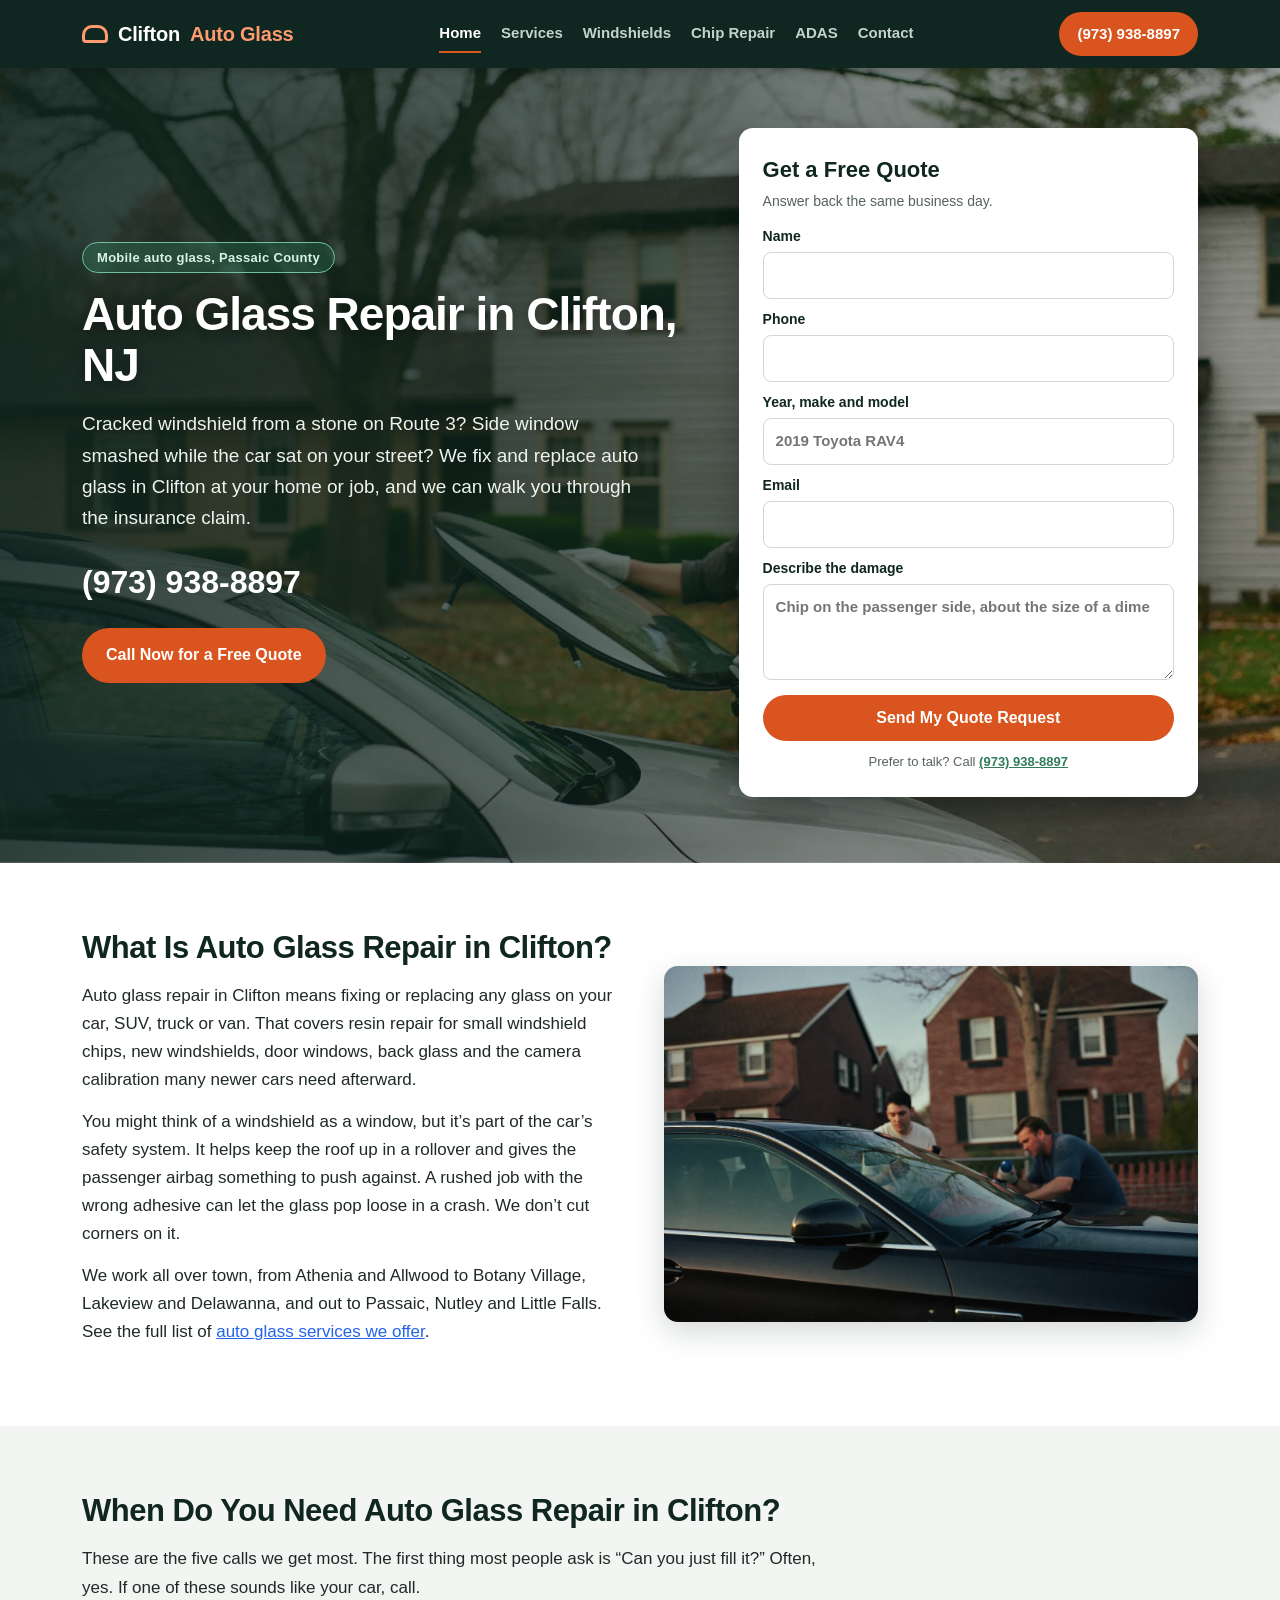
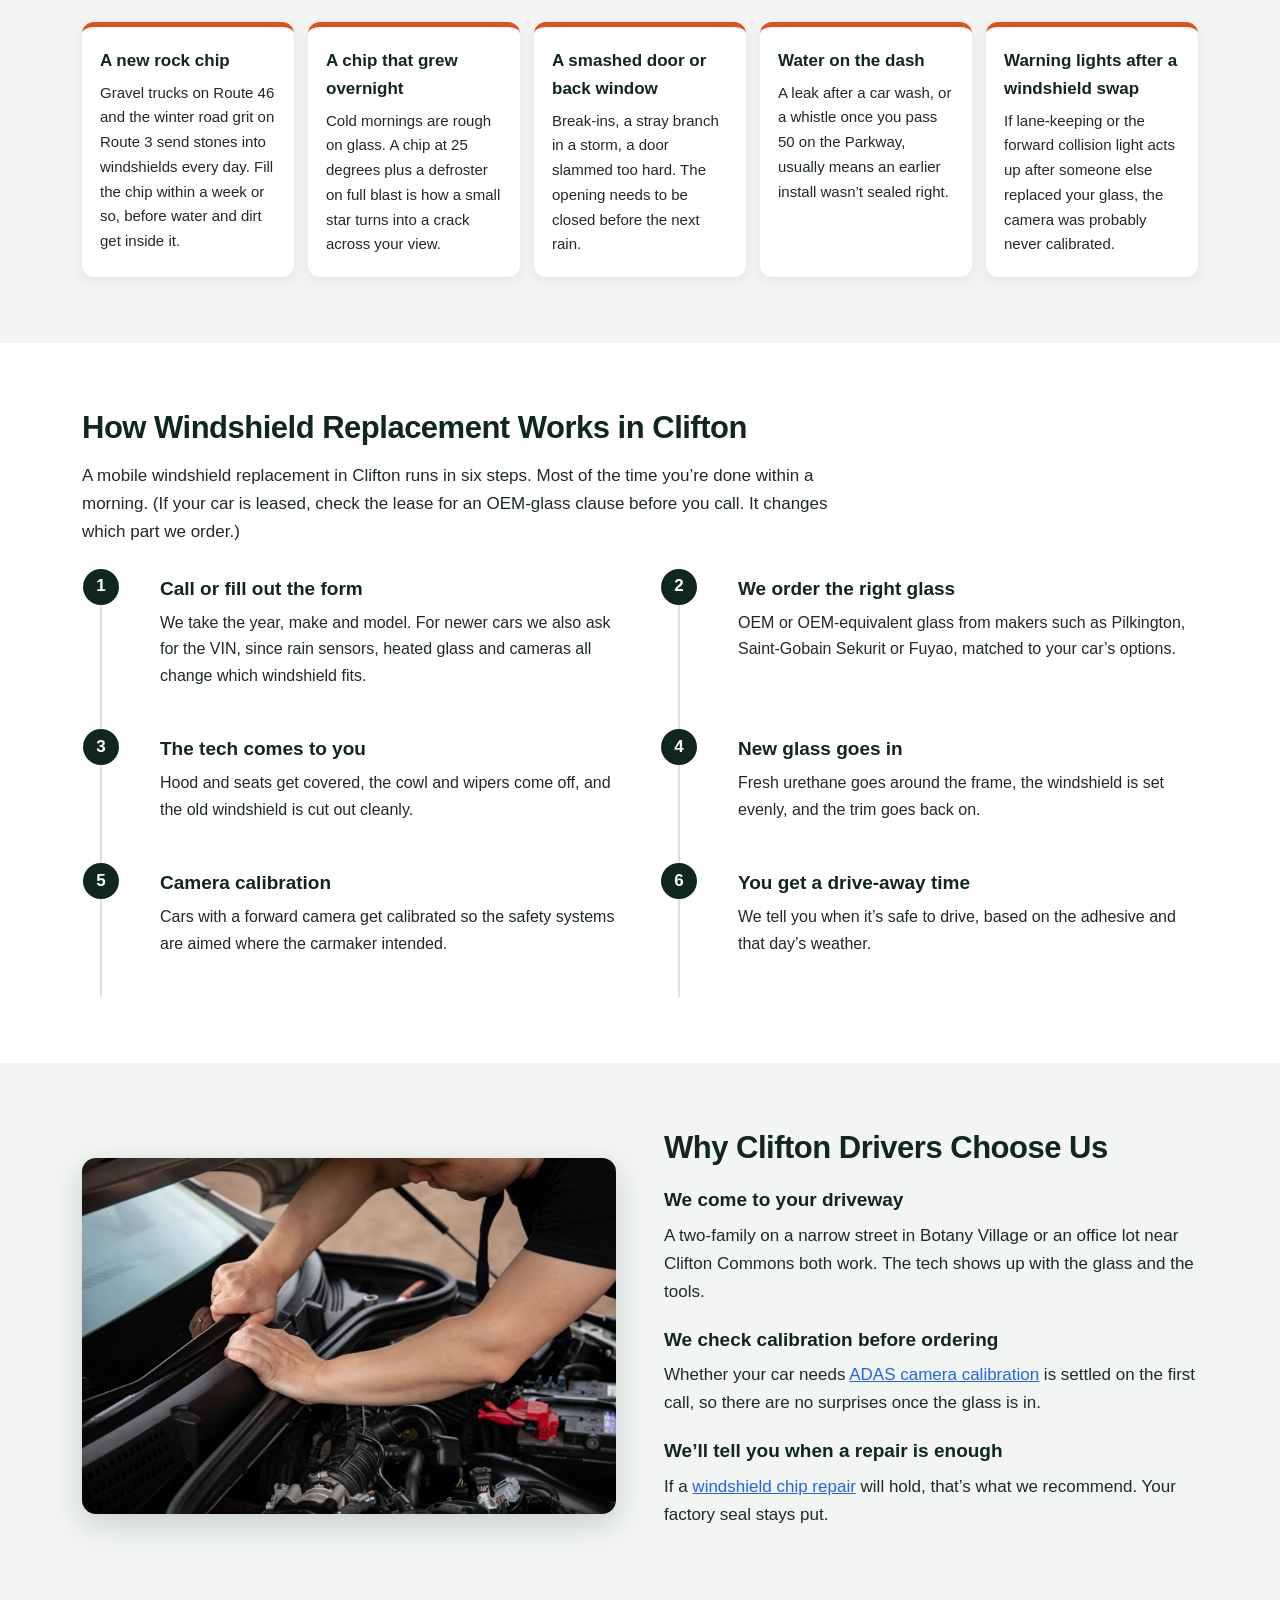
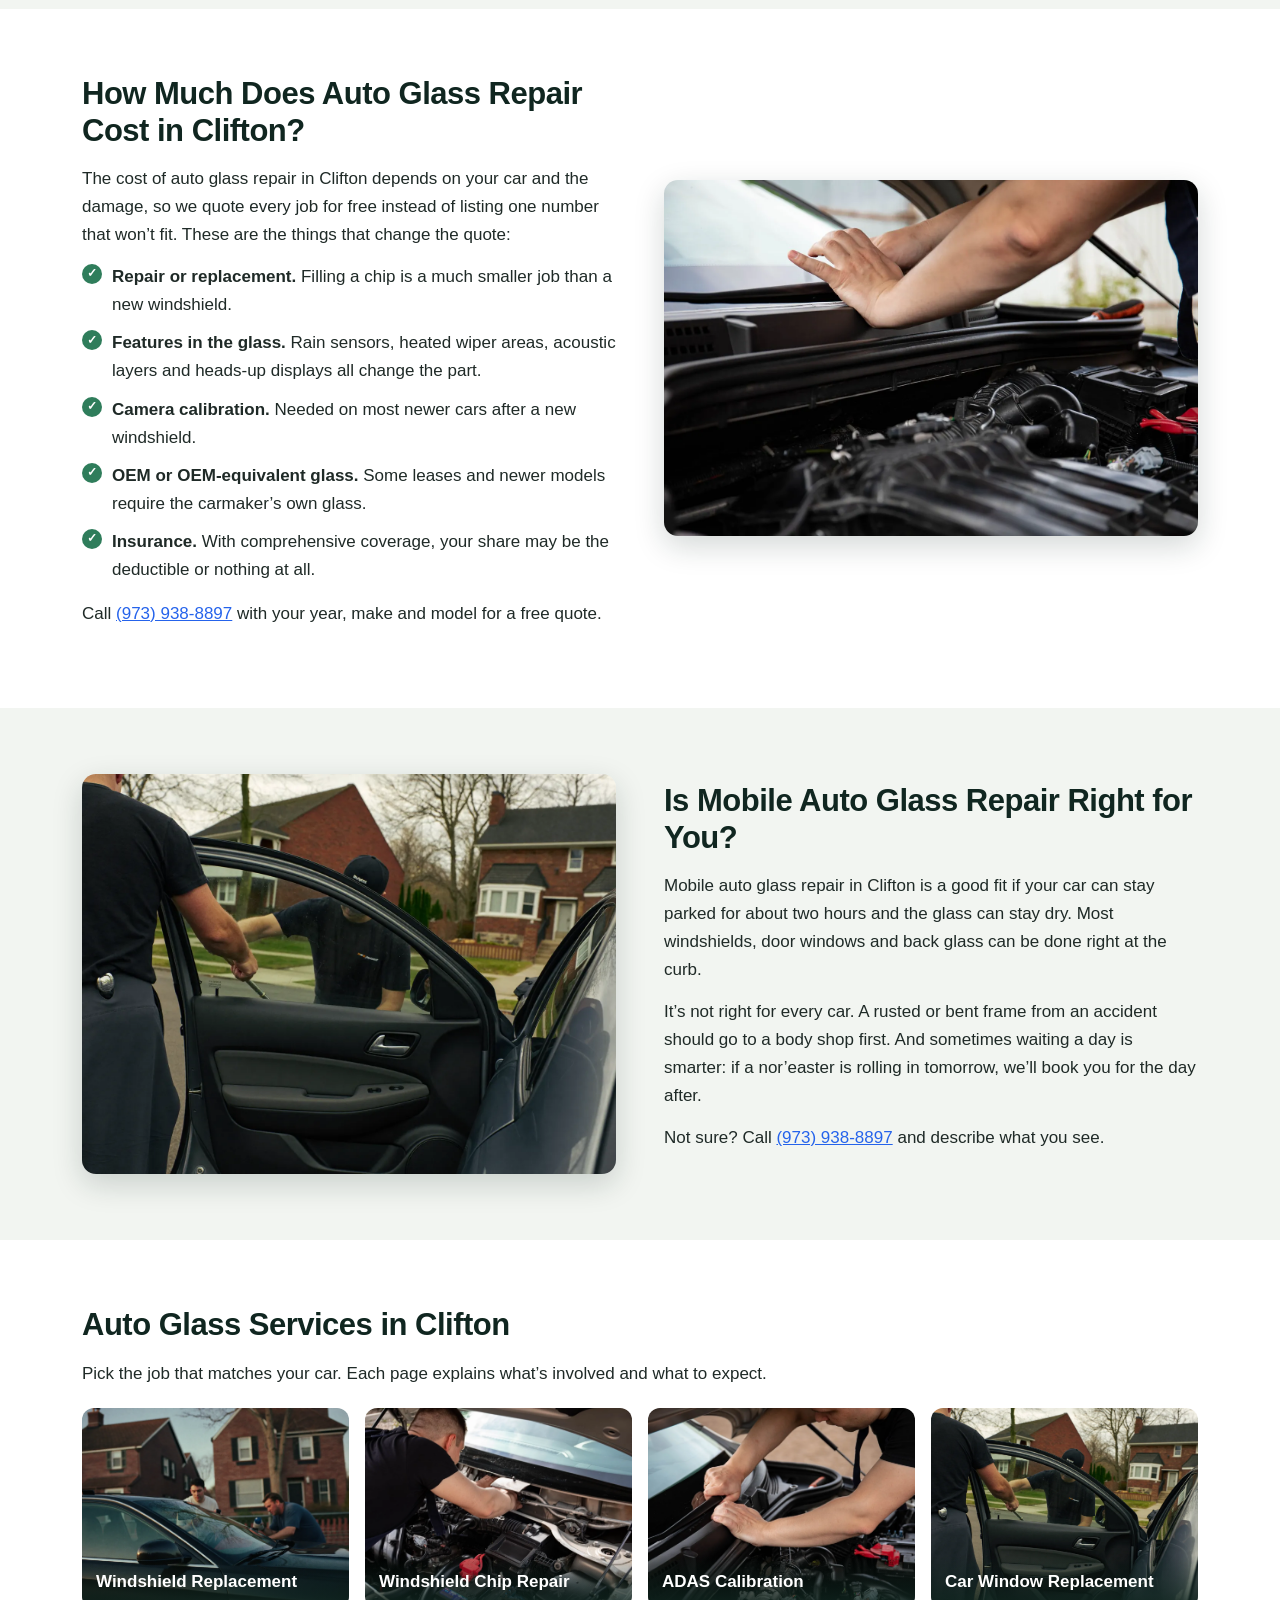
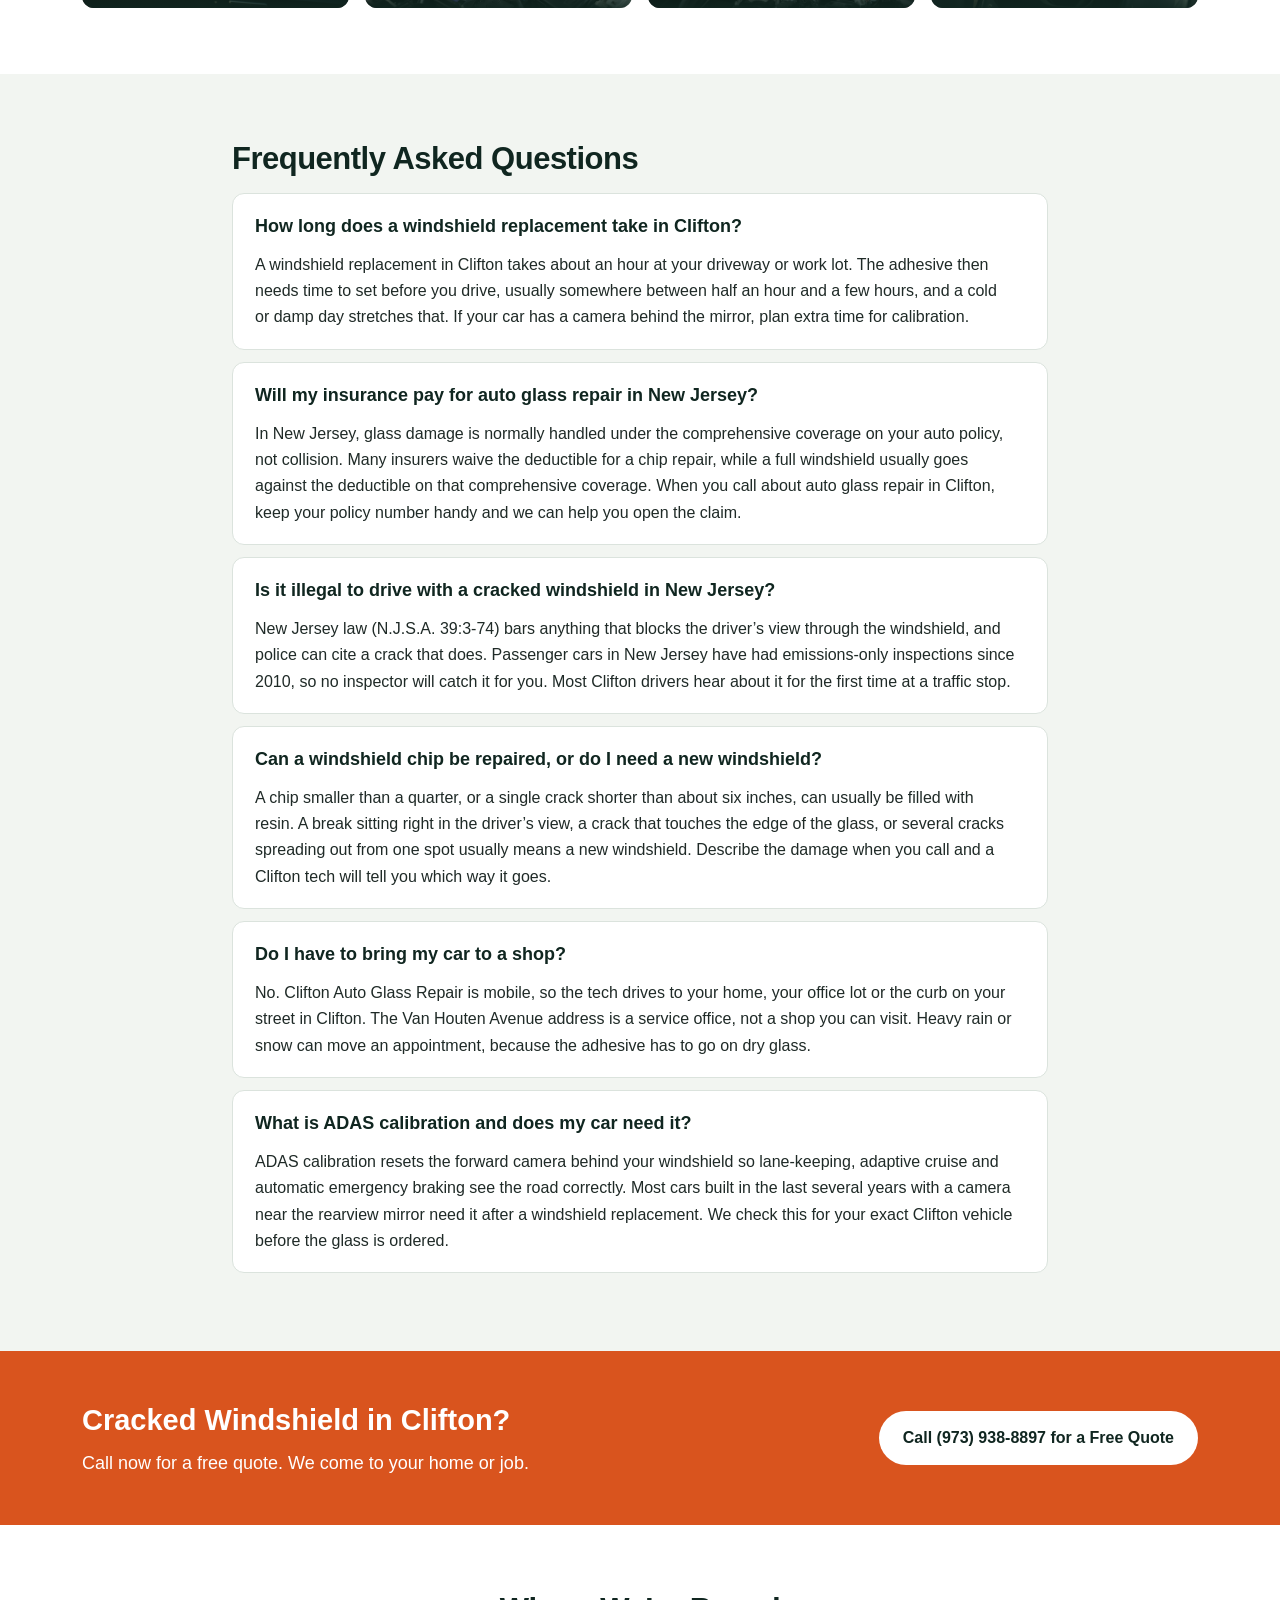
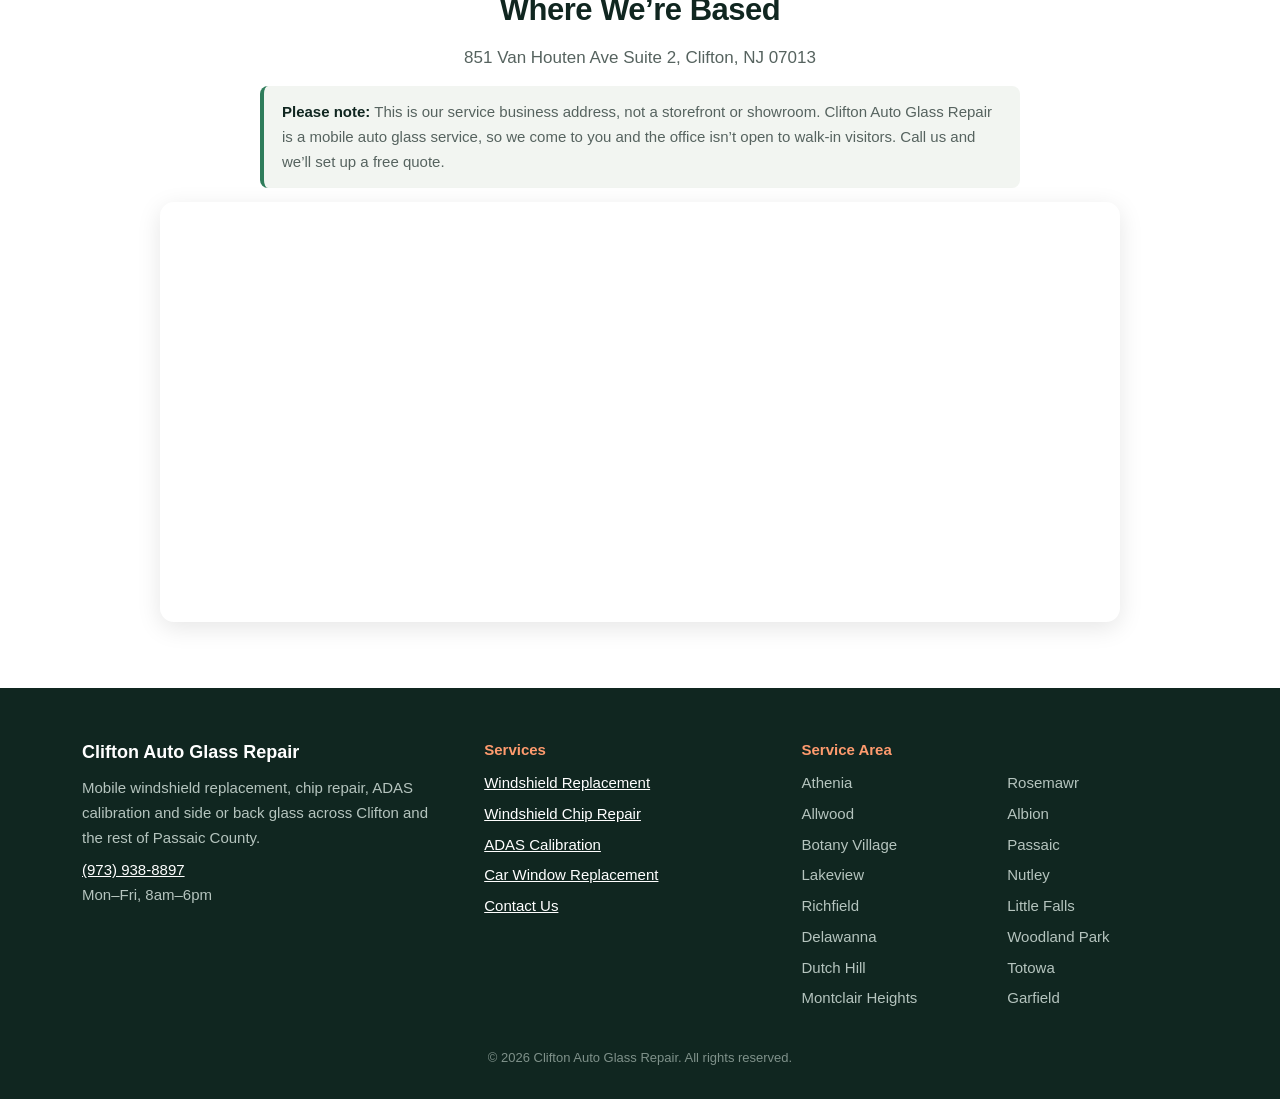
<file: index.html>
<!DOCTYPE html>
<html lang="en">
<head>
<meta charset="UTF-8">
<meta name="viewport" content="width=device-width, initial-scale=1.0">
<title>Auto Glass Repair in Clifton, NJ | Mobile Service</title>
<meta name="description" content="Auto glass repair in Clifton, NJ. Mobile windshield replacement, chip repair and ADAS calibration at your home or work. Call for a free quote.">
<link rel="canonical" href="https://www.cliftonautoglassrepair.com/">
<link rel="stylesheet" href="styles.css">
<script type="application/ld+json">
{
  "@context": "https://schema.org",
  "@type": "LocalBusiness",
  "name": "Clifton Auto Glass Repair",
  "telephone": "+1-973-938-8897",
  "url": "https://www.cliftonautoglassrepair.com/",
  "address": {
    "@type": "PostalAddress",
    "streetAddress": "851 Van Houten Ave Suite 2",
    "addressLocality": "Clifton",
    "addressRegion": "NJ",
    "postalCode": "07013",
    "addressCountry": "US"
  },
  "areaServed": "Clifton, NJ",
  "description": "Auto glass repair and windshield replacement in Clifton, NJ",
  "openingHours": "Mo-Fr 08:00-18:00"
}
</script>
<script type="application/ld+json">
{
  "@context": "https://schema.org",
  "@type": "FAQPage",
  "mainEntity": [
    {
      "@type": "Question",
      "name": "How long does a windshield replacement take in Clifton?",
      "acceptedAnswer": {
        "@type": "Answer",
        "text": "A windshield replacement in Clifton takes about an hour at your driveway or work lot. The adhesive then needs time to set before you drive, usually somewhere between half an hour and a few hours, and a cold or damp day stretches that. If your car has a camera behind the mirror, plan extra time for calibration."
      }
    },
    {
      "@type": "Question",
      "name": "Will my insurance pay for auto glass repair in New Jersey?",
      "acceptedAnswer": {
        "@type": "Answer",
        "text": "In New Jersey, glass damage is normally handled under the comprehensive coverage on your auto policy, not collision. Many insurers waive the deductible for a chip repair, while a full windshield usually goes against the deductible on that comprehensive coverage. When you call about auto glass repair in Clifton, keep your policy number handy and we can help you open the claim."
      }
    },
    {
      "@type": "Question",
      "name": "Is it illegal to drive with a cracked windshield in New Jersey?",
      "acceptedAnswer": {
        "@type": "Answer",
        "text": "New Jersey law (N.J.S.A. 39:3-74) bars anything that blocks the driver\u2019s view through the windshield, and police can cite a crack that does. Passenger cars in New Jersey have had emissions-only inspections since 2010, so no inspector will catch it for you. Most Clifton drivers hear about it for the first time at a traffic stop."
      }
    },
    {
      "@type": "Question",
      "name": "Can a windshield chip be repaired, or do I need a new windshield?",
      "acceptedAnswer": {
        "@type": "Answer",
        "text": "A chip smaller than a quarter, or a single crack shorter than about six inches, can usually be filled with resin. A break sitting right in the driver\u2019s view, a crack that touches the edge of the glass, or several cracks spreading out from one spot usually means a new windshield. Describe the damage when you call and a Clifton tech will tell you which way it goes."
      }
    },
    {
      "@type": "Question",
      "name": "Do I have to bring my car to a shop?",
      "acceptedAnswer": {
        "@type": "Answer",
        "text": "No. Clifton Auto Glass Repair is mobile, so the tech drives to your home, your office lot or the curb on your street in Clifton. The Van Houten Avenue address is a service office, not a shop you can visit. Heavy rain or snow can move an appointment, because the adhesive has to go on dry glass."
      }
    },
    {
      "@type": "Question",
      "name": "What is ADAS calibration and does my car need it?",
      "acceptedAnswer": {
        "@type": "Answer",
        "text": "ADAS calibration resets the forward camera behind your windshield so lane-keeping, adaptive cruise and automatic emergency braking see the road correctly. Most cars built in the last several years with a camera near the rearview mirror need it after a windshield replacement. We check this for your exact Clifton vehicle before the glass is ordered."
      }
    }
  ]
}
</script>
</head>
<body>
<header class="nav">
  <div class="wrap nav-in">
    <a class="brand" href="/"><span class="mark"></span>Clifton <b>Auto Glass</b></a>
    <nav class="nav-links"><a href="/" class="on">Home</a><a href="services.html">Services</a><a href="windshield-replacement-clifton.html">Windshields</a><a href="windshield-repair-clifton.html">Chip Repair</a><a href="adas-calibration-clifton.html">ADAS</a><a href="contact.html">Contact</a></nav>
    <a class="nav-call" href="tel:+19739388897">(973) 938-8897</a>
  </div>
</header>

<section class="hero">
  <div class="wrap hero-in">
    <div class="hero-copy">
      <span class="badge">Mobile auto glass, Passaic County</span>
      <h1>Auto Glass Repair in Clifton, NJ</h1>
      <p class="lead">Cracked windshield from a stone on Route 3? Side window smashed while the car sat on your street? We fix and replace auto glass in Clifton at your home or job, and we can walk you through the insurance claim.</p>
      <a class="tel-big" href="tel:+19739388897">(973) 938-8897</a>
      <div class="btns">
        <a class="btn" href="tel:+19739388897">Call Now for a Free Quote</a>
      </div>
    </div>
    <div id="quote">
<form class="form" action="https://formspree.io/f/mljbojnb" method="POST">
  <h3>Get a Free Quote</h3>
  <p class="form-sub">Answer back the same business day.</p>
  <input type="hidden" name="_subject" value="New lead - Auto Glass Repair Clifton NJ (quote form)">
  <label>Name<input type="text" name="name" required></label>
  <label>Phone<input type="tel" name="phone" required></label>
  <label>Year, make and model<input type="text" name="vehicle" placeholder="2019 Toyota RAV4"></label>
  <label>Email<input type="email" name="email"></label>
  <label>Describe the damage<textarea name="message" rows="3" placeholder="Chip on the passenger side, about the size of a dime"></textarea></label>
  <input type="text" name="_gotcha" style="display:none" tabindex="-1">
  <button class="btn" type="submit">Send My Quote Request</button>
  <p class="fine">Prefer to talk? Call <a href="tel:+19739388897">(973) 938-8897</a></p>
</form>
    </div>
  </div>
</section>

<section class="section">
  <div class="wrap split">
    <div>
      <h2>What Is Auto Glass Repair in Clifton?</h2>
      <p>Auto glass repair in Clifton means fixing or replacing any glass on your car, SUV, truck or van. That covers resin repair for small windshield chips, new windshields, door windows, back glass and the camera calibration many newer cars need afterward.</p>
      <p>You might think of a windshield as a window, but it&rsquo;s part of the car&rsquo;s safety system. It helps keep the roof up in a rollover and gives the passenger airbag something to push against. A rushed job with the wrong adhesive can let the glass pop loose in a crash. We don&rsquo;t cut corners on it.</p>
      <p>We work all over town, from Athenia and Allwood to Botany Village, Lakeview and Delawanna, and out to Passaic, Nutley and Little Falls. See the full list of <a href="services.html" style="color: #2563eb; text-decoration: underline;">auto glass services we offer</a>.</p>
    </div>
    <img src="windshield-install-clifton.webp" alt="Technicians setting a new windshield into a sedan in Clifton" width="1400" height="933" loading="lazy">
  </div>
</section>

<section class="section tint">
  <div class="wrap">
    <h2>When Do You Need Auto Glass Repair in Clifton?</h2>
    <p>These are the five calls we get most. The first thing most people ask is &ldquo;Can you just fill it?&rdquo; Often, yes. If one of these sounds like your car, call.</p>
    <div class="signs"><div class="sign"><h3>A new rock chip</h3><p>Gravel trucks on Route 46 and the winter road grit on Route 3 send stones into windshields every day. Fill the chip within a week or so, before water and dirt get inside it.</p></div><div class="sign"><h3>A chip that grew overnight</h3><p>Cold mornings are rough on glass. A chip at 25 degrees plus a defroster on full blast is how a small star turns into a crack across your view.</p></div><div class="sign"><h3>A smashed door or back window</h3><p>Break-ins, a stray branch in a storm, a door slammed too hard. The opening needs to be closed before the next rain.</p></div><div class="sign"><h3>Water on the dash</h3><p>A leak after a car wash, or a whistle once you pass 50 on the Parkway, usually means an earlier install wasn&rsquo;t sealed right.</p></div><div class="sign"><h3>Warning lights after a windshield swap</h3><p>If lane-keeping or the forward collision light acts up after someone else replaced your glass, the camera was probably never calibrated.</p></div></div>
  </div>
</section>

<section class="section">
  <div class="wrap">
    <h2>How Windshield Replacement Works in Clifton</h2>
    <p>A mobile windshield replacement in Clifton runs in six steps. Most of the time you&rsquo;re done within a morning. (If your car is leased, check the lease for an OEM-glass clause before you call. It changes which part we order.)</p>
    <ol class="timeline"><li><h3>Call or fill out the form</h3><p>We take the year, make and model. For newer cars we also ask for the VIN, since rain sensors, heated glass and cameras all change which windshield fits.</p></li><li><h3>We order the right glass</h3><p>OEM or OEM-equivalent glass from makers such as Pilkington, Saint-Gobain Sekurit or Fuyao, matched to your car&rsquo;s options.</p></li><li><h3>The tech comes to you</h3><p>Hood and seats get covered, the cowl and wipers come off, and the old windshield is cut out cleanly.</p></li><li><h3>New glass goes in</h3><p>Fresh urethane goes around the frame, the windshield is set evenly, and the trim goes back on.</p></li><li><h3>Camera calibration</h3><p>Cars with a forward camera get calibrated so the safety systems are aimed where the carmaker intended.</p></li><li><h3>You get a drive-away time</h3><p>We tell you when it&rsquo;s safe to drive, based on the adhesive and that day&rsquo;s weather.</p></li></ol>
  </div>
</section>

<section class="section tint">
  <div class="wrap split flip">
    <img src="windshield-cowl-removal-clifton.webp" alt="Auto glass tech removing the cowl panel before a windshield replacement" width="1400" height="933" loading="lazy">
    <div>
      <h2>Why Clifton Drivers Choose Us</h2>
      <h3>We come to your driveway</h3>
      <p>A two-family on a narrow street in Botany Village or an office lot near Clifton Commons both work. The tech shows up with the glass and the tools.</p>
      <h3>We check calibration before ordering</h3>
      <p>Whether your car needs <a href="adas-calibration-clifton.html" style="color: #2563eb; text-decoration: underline;">ADAS camera calibration</a> is settled on the first call, so there are no surprises once the glass is in.</p>
      <h3>We&rsquo;ll tell you when a repair is enough</h3>
      <p>If a <a href="windshield-repair-clifton.html" style="color: #2563eb; text-decoration: underline;">windshield chip repair</a> will hold, that&rsquo;s what we recommend. Your factory seal stays put.</p>
    </div>
  </div>
</section>

<section class="section">
  <div class="wrap split">
    <div>
      <h2>How Much Does Auto Glass Repair Cost in Clifton?</h2>
      <p>The cost of auto glass repair in Clifton depends on your car and the damage, so we quote every job for free instead of listing one number that won&rsquo;t fit. These are the things that change the quote:</p>
      <ul class="ticks">
        <li><strong>Repair or replacement.</strong> Filling a chip is a much smaller job than a new windshield.</li>
        <li><strong>Features in the glass.</strong> Rain sensors, heated wiper areas, acoustic layers and heads-up displays all change the part.</li>
        <li><strong>Camera calibration.</strong> Needed on most newer cars after a new windshield.</li>
        <li><strong>OEM or OEM-equivalent glass.</strong> Some leases and newer models require the carmaker&rsquo;s own glass.</li>
        <li><strong>Insurance.</strong> With comprehensive coverage, your share may be the deductible or nothing at all.</li>
      </ul>
      <p>Call <a href="tel:+19739388897" style="color: #2563eb; text-decoration: underline;">(973) 938-8897</a> with your year, make and model for a free quote.</p>
    </div>
    <img src="windshield-wiper-cowl-clifton.webp" alt="Wiper cowl removed at the base of a windshield before replacement" width="1400" height="933" loading="lazy">
  </div>
</section>

<section class="section tint">
  <div class="wrap split flip">
    <img src="car-door-window-clifton.webp" alt="Car door window replacement on a residential street" width="1400" height="1050" loading="lazy">
    <div>
      <h2>Is Mobile Auto Glass Repair Right for You?</h2>
      <p>Mobile auto glass repair in Clifton is a good fit if your car can stay parked for about two hours and the glass can stay dry. Most windshields, door windows and back glass can be done right at the curb.</p>
      <p>It&rsquo;s not right for every car. A rusted or bent frame from an accident should go to a body shop first. And sometimes waiting a day is smarter: if a nor&rsquo;easter is rolling in tomorrow, we&rsquo;ll book you for the day after.</p>
      <p>Not sure? Call <a href="tel:+19739388897" style="color: #2563eb; text-decoration: underline;">(973) 938-8897</a> and describe what you see.</p>
    </div>
  </div>
</section>

<section class="section">
  <div class="wrap">
    <h2>Auto Glass Services in Clifton</h2>
    <p>Pick the job that matches your car. Each page explains what&rsquo;s involved and what to expect.</p>
    <div class="tiles">
      <a class="tile" href="windshield-replacement-clifton.html"><img src="windshield-install-clifton.webp" alt="New windshield being installed" width="1400" height="933" loading="lazy"><span>Windshield Replacement</span></a>
      <a class="tile" href="windshield-repair-clifton.html"><img src="windshield-prep-clifton.webp" alt="Technician working at the base of a windshield" width="1400" height="933" loading="lazy"><span>Windshield Chip Repair</span></a>
      <a class="tile" href="adas-calibration-clifton.html"><img src="windshield-cowl-removal-clifton.webp" alt="Windshield cowl removal ahead of camera calibration" width="1400" height="933" loading="lazy"><span>ADAS Calibration</span></a>
      <a class="tile" href="car-window-replacement-clifton.html"><img src="car-door-window-clifton.webp" alt="Door window replacement on a hatchback" width="1400" height="1050" loading="lazy"><span>Car Window Replacement</span></a>
    </div>
  </div>
</section>

<section class="section tint" id="faq">
  <div class="wrap narrow">
    <h2>Frequently Asked Questions</h2>
<details class="qa" open><summary><h3>How long does a windshield replacement take in Clifton?</h3></summary><p>A windshield replacement in Clifton takes about an hour at your driveway or work lot. The adhesive then needs time to set before you drive, usually somewhere between half an hour and a few hours, and a cold or damp day stretches that. If your car has a camera behind the mirror, plan extra time for calibration.</p></details>
<details class="qa" open><summary><h3>Will my insurance pay for auto glass repair in New Jersey?</h3></summary><p>In New Jersey, glass damage is normally handled under the comprehensive coverage on your auto policy, not collision. Many insurers waive the deductible for a chip repair, while a full windshield usually goes against the deductible on that comprehensive coverage. When you call about auto glass repair in Clifton, keep your policy number handy and we can help you open the claim.</p></details>
<details class="qa" open><summary><h3>Is it illegal to drive with a cracked windshield in New Jersey?</h3></summary><p>New Jersey law (N.J.S.A. 39:3-74) bars anything that blocks the driver&rsquo;s view through the windshield, and police can cite a crack that does. Passenger cars in New Jersey have had emissions-only inspections since 2010, so no inspector will catch it for you. Most Clifton drivers hear about it for the first time at a traffic stop.</p></details>
<details class="qa" open><summary><h3>Can a windshield chip be repaired, or do I need a new windshield?</h3></summary><p>A chip smaller than a quarter, or a single crack shorter than about six inches, can usually be filled with resin. A break sitting right in the driver&rsquo;s view, a crack that touches the edge of the glass, or several cracks spreading out from one spot usually means a new windshield. Describe the damage when you call and a Clifton tech will tell you which way it goes.</p></details>
<details class="qa" open><summary><h3>Do I have to bring my car to a shop?</h3></summary><p>No. Clifton Auto Glass Repair is mobile, so the tech drives to your home, your office lot or the curb on your street in Clifton. The Van Houten Avenue address is a service office, not a shop you can visit. Heavy rain or snow can move an appointment, because the adhesive has to go on dry glass.</p></details>
<details class="qa" open><summary><h3>What is ADAS calibration and does my car need it?</h3></summary><p>ADAS calibration resets the forward camera behind your windshield so lane-keeping, adaptive cruise and automatic emergency braking see the road correctly. Most cars built in the last several years with a camera near the rearview mirror need it after a windshield replacement. We check this for your exact Clifton vehicle before the glass is ordered.</p></details>
  </div>
</section>

<section class="cta">
  <div class="wrap cta-in">
    <div>
      <h2>Cracked Windshield in Clifton?</h2>
      <p>Call now for a free quote. We come to your home or job.</p>
    </div>
    <a class="btn btn-light" href="tel:+19739388897">Call (973) 938-8897 for a Free Quote</a>
  </div>
</section>

<!-- MAP / LOCATION -->
<section class="section" id="location">
  <div class="wrap center">
    <h2>Where We&rsquo;re Based</h2>
    <p class="muted">851 Van Houten Ave Suite 2, Clifton, NJ 07013</p>
    <p class="note"><strong>Please note:</strong> This is our service business address, not a storefront or showroom. Clifton Auto Glass Repair is a mobile auto glass service, so we come to you and the office isn&rsquo;t open to walk-in visitors. Call us and we&rsquo;ll set up a free quote.</p>
    <div class="map">
      <iframe title="Map to Clifton Auto Glass Repair service address, 851 Van Houten Ave Suite 2, Clifton, NJ 07013" src="https://www.google.com/maps?q=851%20Van%20Houten%20Ave%20Suite%202%2C%20Clifton%2C%20NJ%2007013&amp;output=embed" width="100%" height="420" style="border:0; display:block;" loading="lazy" referrerpolicy="no-referrer-when-downgrade" allowfullscreen></iframe>
    </div>
  </div>
</section>

<footer class="foot">
  <div class="wrap foot-grid">
    <div>
      <p class="foot-name">Clifton Auto Glass Repair</p>
      <p>Mobile windshield replacement, chip repair, ADAS calibration and side or back glass across Clifton and the rest of Passaic County.</p>
      <p><a href="tel:+19739388897">(973) 938-8897</a><br>Mon&ndash;Fri, 8am&ndash;6pm</p>
    </div>
    <div>
      <p class="foot-head">Services</p>
      <ul>
        <li><a href="windshield-replacement-clifton.html">Windshield Replacement</a></li>
        <li><a href="windshield-repair-clifton.html">Windshield Chip Repair</a></li>
        <li><a href="adas-calibration-clifton.html">ADAS Calibration</a></li>
        <li><a href="car-window-replacement-clifton.html">Car Window Replacement</a></li>
        <li><a href="contact.html">Contact Us</a></li>
      </ul>
    </div>
    <div>
      <p class="foot-head">Service Area</p>
      <ul class="cols"><li>Athenia</li><li>Allwood</li><li>Botany Village</li><li>Lakeview</li><li>Richfield</li><li>Delawanna</li><li>Dutch Hill</li><li>Montclair Heights</li><li>Rosemawr</li><li>Albion</li><li>Passaic</li><li>Nutley</li><li>Little Falls</li><li>Woodland Park</li><li>Totowa</li><li>Garfield</li></ul>
    </div>
  </div>
  <p class="copy">&copy; 2026 Clifton Auto Glass Repair. All rights reserved.</p>
</footer>
</body>
</html>
</file>
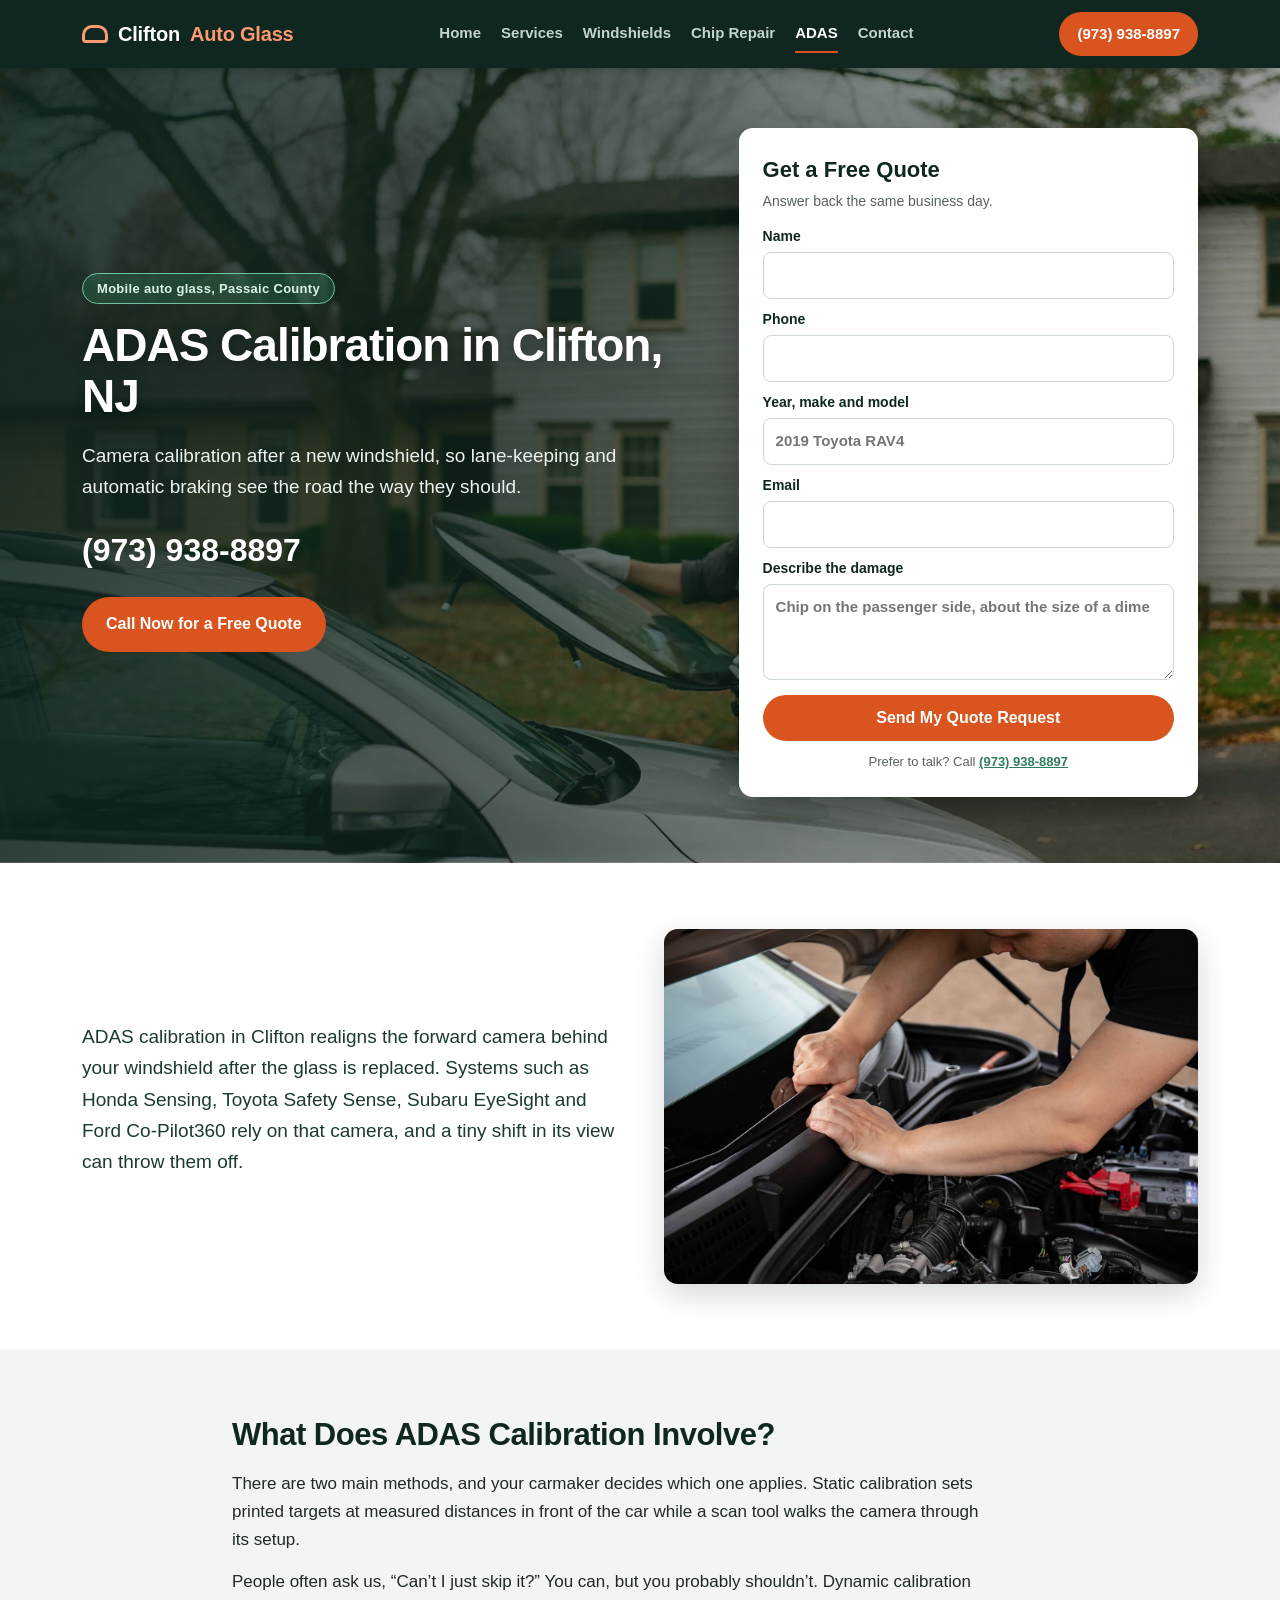
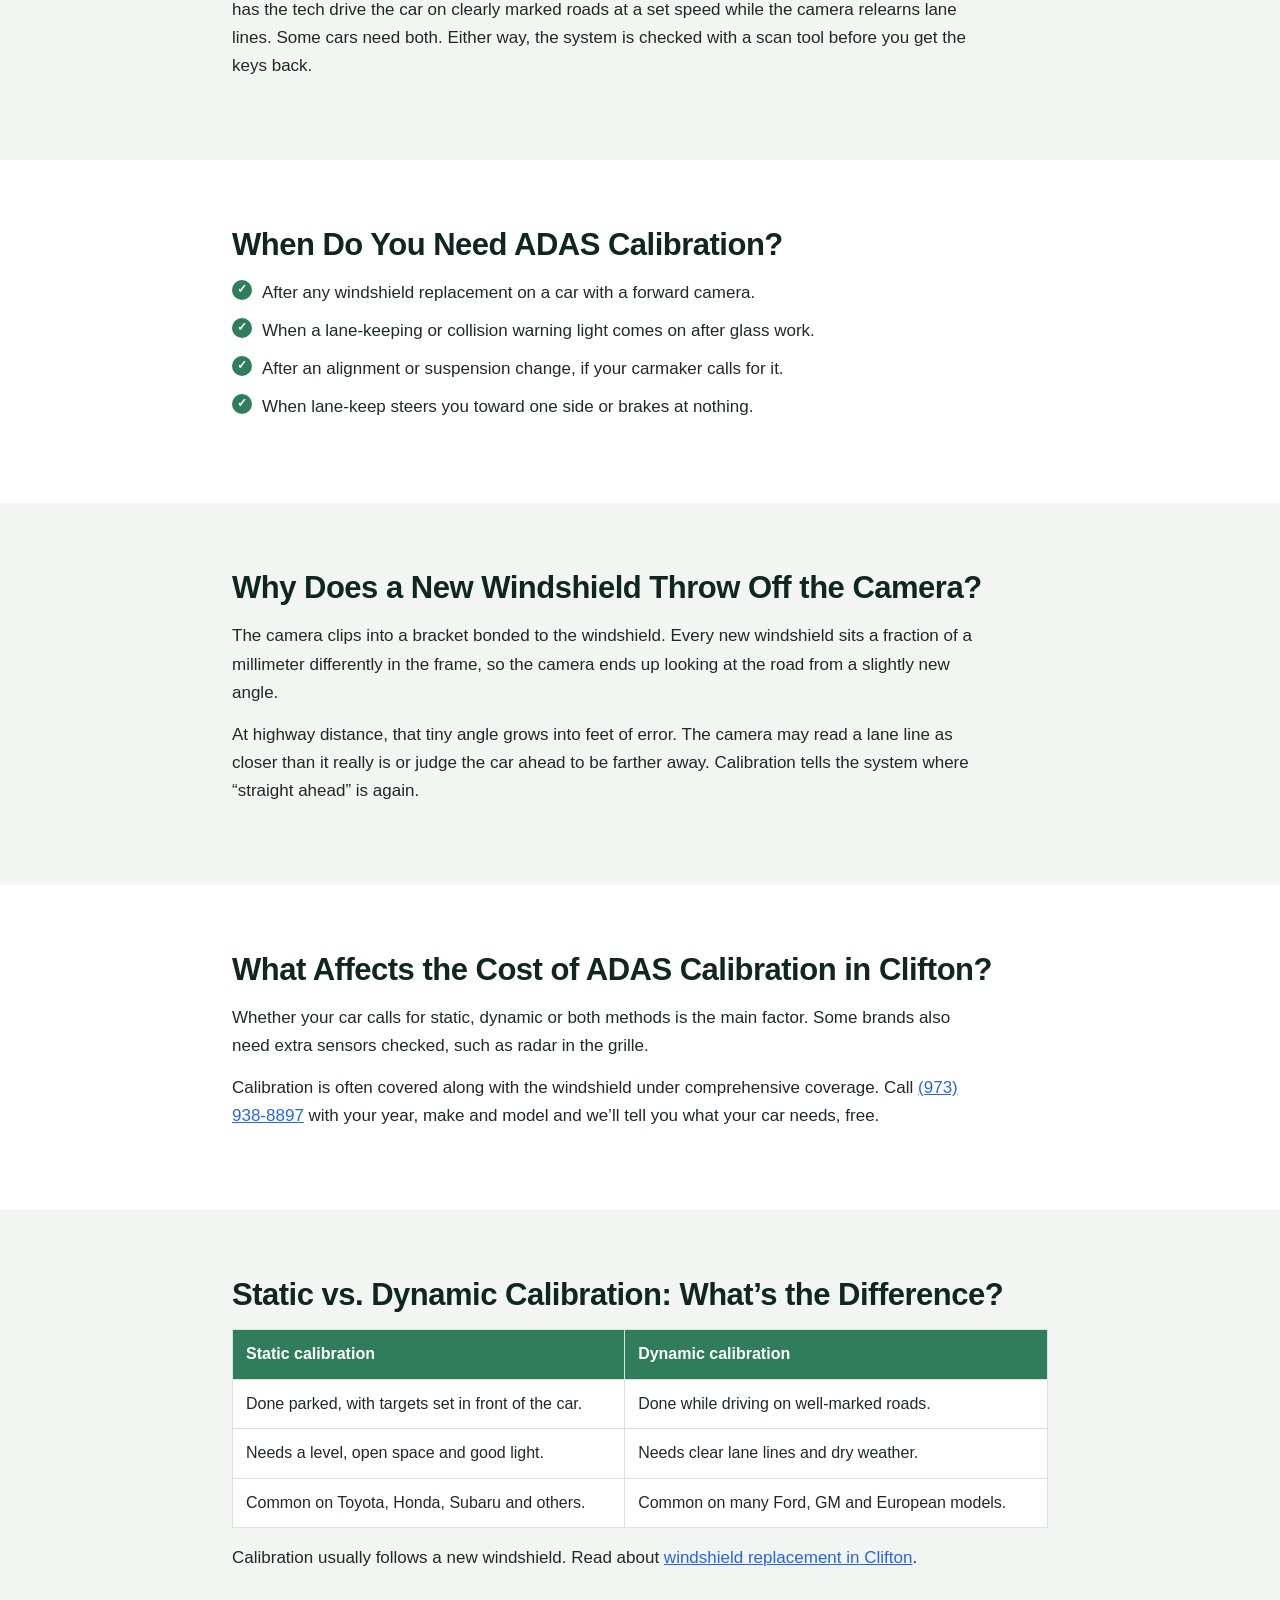
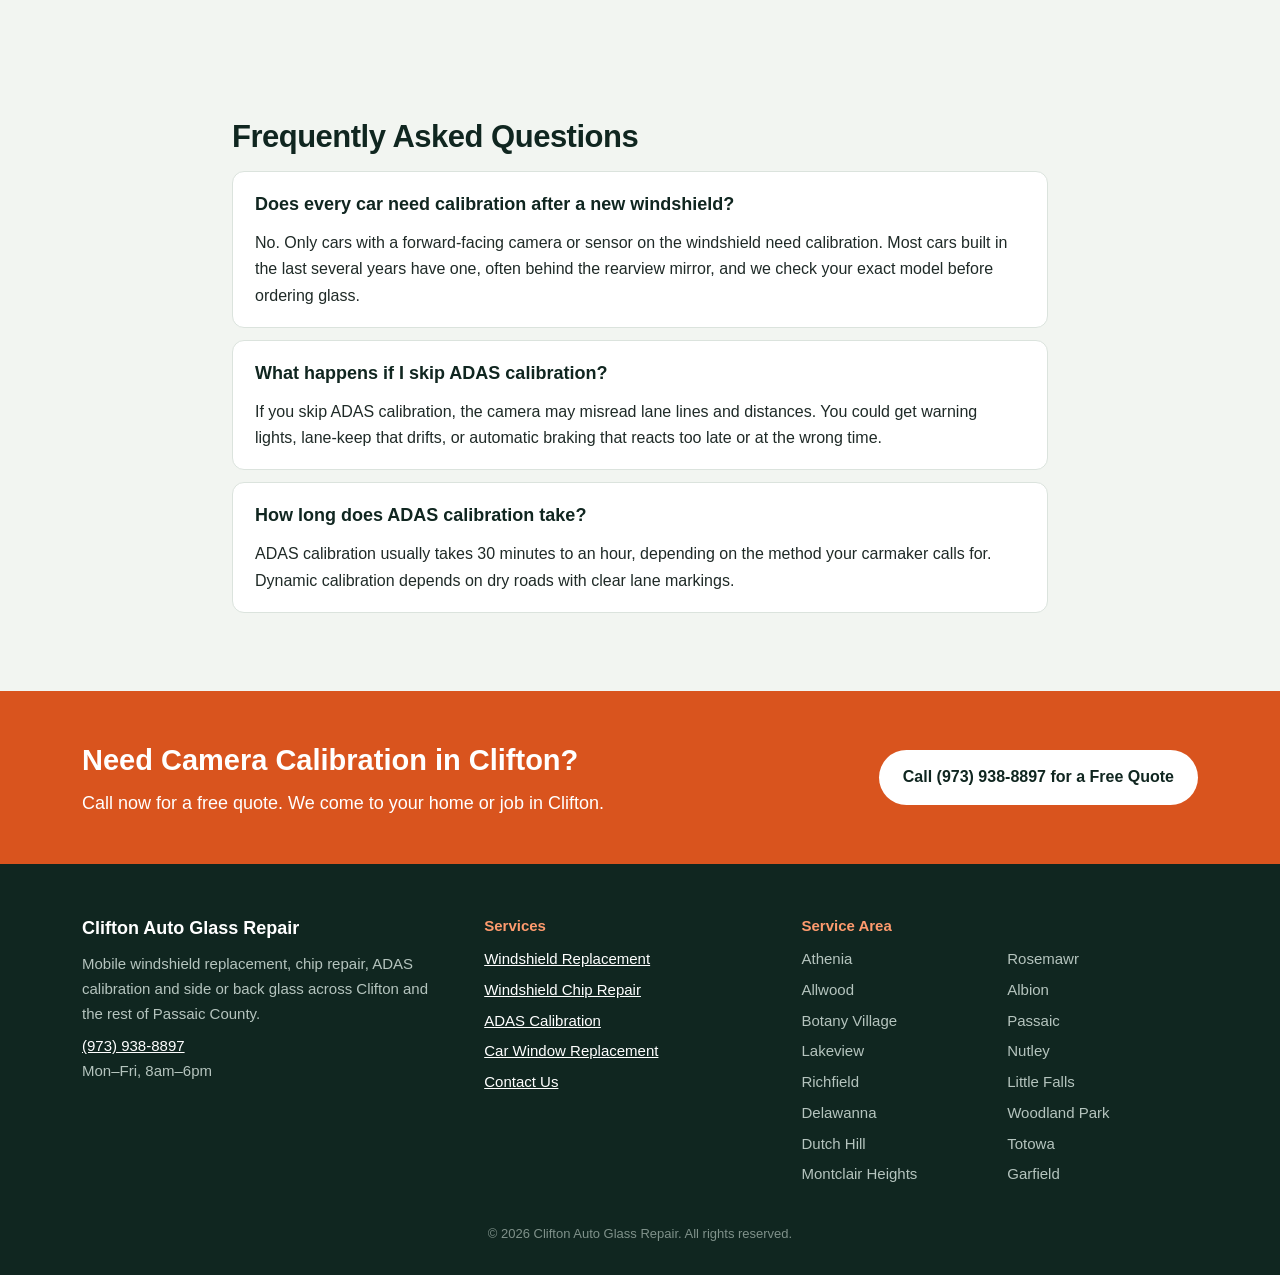
<file: adas-calibration-clifton.html>
<!DOCTYPE html>
<html lang="en">
<head>
<meta charset="UTF-8">
<meta name="viewport" content="width=device-width, initial-scale=1.0">
<title>ADAS Calibration in Clifton, NJ | Windshield Camera</title>
<meta name="description" content="ADAS camera calibration in Clifton, NJ after windshield replacement. Get lane-keeping and automatic braking working right again. Free quote.">
<link rel="canonical" href="https://www.cliftonautoglassrepair.com/adas-calibration-clifton.html">
<link rel="stylesheet" href="styles.css">
<script type="application/ld+json">
{
  "@context": "https://schema.org",
  "@type": "LocalBusiness",
  "name": "Clifton Auto Glass Repair",
  "telephone": "+1-973-938-8897",
  "url": "https://www.cliftonautoglassrepair.com/",
  "address": {
    "@type": "PostalAddress",
    "streetAddress": "851 Van Houten Ave Suite 2",
    "addressLocality": "Clifton",
    "addressRegion": "NJ",
    "postalCode": "07013",
    "addressCountry": "US"
  },
  "areaServed": "Clifton, NJ",
  "description": "Auto glass repair and windshield replacement in Clifton, NJ",
  "openingHours": "Mo-Fr 08:00-18:00"
}
</script>
<script type="application/ld+json">
{
  "@context": "https://schema.org",
  "@type": "FAQPage",
  "mainEntity": [
    {
      "@type": "Question",
      "name": "Does every car need calibration after a new windshield?",
      "acceptedAnswer": {
        "@type": "Answer",
        "text": "No. Only cars with a forward-facing camera or sensor on the windshield need calibration. Most cars built in the last several years have one, often behind the rearview mirror, and we check your exact model before ordering glass."
      }
    },
    {
      "@type": "Question",
      "name": "What happens if I skip ADAS calibration?",
      "acceptedAnswer": {
        "@type": "Answer",
        "text": "If you skip ADAS calibration, the camera may misread lane lines and distances. You could get warning lights, lane-keep that drifts, or automatic braking that reacts too late or at the wrong time."
      }
    },
    {
      "@type": "Question",
      "name": "How long does ADAS calibration take?",
      "acceptedAnswer": {
        "@type": "Answer",
        "text": "ADAS calibration usually takes 30 minutes to an hour, depending on the method your carmaker calls for. Dynamic calibration depends on dry roads with clear lane markings."
      }
    }
  ]
}
</script>
</head>
<body>
<header class="nav">
  <div class="wrap nav-in">
    <a class="brand" href="/"><span class="mark"></span>Clifton <b>Auto Glass</b></a>
    <nav class="nav-links"><a href="/">Home</a><a href="services.html">Services</a><a href="windshield-replacement-clifton.html">Windshields</a><a href="windshield-repair-clifton.html">Chip Repair</a><a href="adas-calibration-clifton.html" class="on">ADAS</a><a href="contact.html">Contact</a></nav>
    <a class="nav-call" href="tel:+19739388897">(973) 938-8897</a>
  </div>
</header>

<section class="hero">
  <div class="wrap hero-in">
    <div class="hero-copy">
      <span class="badge">Mobile auto glass, Passaic County</span>
      <h1>ADAS Calibration in Clifton, NJ</h1>
      <p class="lead">Camera calibration after a new windshield, so lane-keeping and automatic braking see the road the way they should.</p>
      <a class="tel-big" href="tel:+19739388897">(973) 938-8897</a>
      <div class="btns">
        <a class="btn" href="tel:+19739388897">Call Now for a Free Quote</a>
      </div>
    </div>
    <div id="quote">
<form class="form" action="https://formspree.io/f/mljbojnb" method="POST">
  <h3>Get a Free Quote</h3>
  <p class="form-sub">Answer back the same business day.</p>
  <input type="hidden" name="_subject" value="New lead - Auto Glass Repair Clifton NJ (adas-calibration-clifton)">
  <label>Name<input type="text" name="name" required></label>
  <label>Phone<input type="tel" name="phone" required></label>
  <label>Year, make and model<input type="text" name="vehicle" placeholder="2019 Toyota RAV4"></label>
  <label>Email<input type="email" name="email"></label>
  <label>Describe the damage<textarea name="message" rows="3" placeholder="Chip on the passenger side, about the size of a dime"></textarea></label>
  <input type="text" name="_gotcha" style="display:none" tabindex="-1">
  <button class="btn" type="submit">Send My Quote Request</button>
  <p class="fine">Prefer to talk? Call <a href="tel:+19739388897">(973) 938-8897</a></p>
</form>
    </div>
  </div>
</section>
<section class="section">
  <div class="wrap split">
    <div><p class="intro">ADAS calibration in Clifton realigns the forward camera behind your windshield after the glass is replaced. Systems such as Honda Sensing, Toyota Safety Sense, Subaru EyeSight and Ford Co-Pilot360 rely on that camera, and a tiny shift in its view can throw them off.</p></div>
    <img src="windshield-cowl-removal-clifton.webp" alt="Technician removing a windshield cowl ahead of camera calibration" width="1400" height="933" loading="lazy">
  </div>
</section>

<section class="section tint">
  <div class="wrap narrow">
    <h2>What Does ADAS Calibration Involve?</h2>
<p>There are two main methods, and your carmaker decides which one applies. Static calibration sets printed targets at measured distances in front of the car while a scan tool walks the camera through its setup.</p>
<p>People often ask us, &ldquo;Can&rsquo;t I just skip it?&rdquo; You can, but you probably shouldn&rsquo;t. Dynamic calibration has the tech drive the car on clearly marked roads at a set speed while the camera relearns lane lines. Some cars need both. Either way, the system is checked with a scan tool before you get the keys back.</p>
  </div>
</section>
<section class="section">
  <div class="wrap narrow">
    <h2>When Do You Need ADAS Calibration?</h2>
<ul class="ticks">
<li>After any windshield replacement on a car with a forward camera.</li>
<li>When a lane-keeping or collision warning light comes on after glass work.</li>
<li>After an alignment or suspension change, if your carmaker calls for it.</li>
<li>When lane-keep steers you toward one side or brakes at nothing.</li>
</ul>
  </div>
</section>
<section class="section tint">
  <div class="wrap narrow">
    <h2>Why Does a New Windshield Throw Off the Camera?</h2>
<p>The camera clips into a bracket bonded to the windshield. Every new windshield sits a fraction of a millimeter differently in the frame, so the camera ends up looking at the road from a slightly new angle.</p>
<p>At highway distance, that tiny angle grows into feet of error. The camera may read a lane line as closer than it really is or judge the car ahead to be farther away. Calibration tells the system where &ldquo;straight ahead&rdquo; is again.</p>
  </div>
</section>
<section class="section">
  <div class="wrap narrow">
    <h2>What Affects the Cost of ADAS Calibration in Clifton?</h2>
<p>Whether your car calls for static, dynamic or both methods is the main factor. Some brands also need extra sensors checked, such as radar in the grille.</p>
<p>Calibration is often covered along with the windshield under comprehensive coverage. Call <a href="tel:+19739388897" style="color: #2563eb; text-decoration: underline;">(973) 938-8897</a> with your year, make and model and we&rsquo;ll tell you what your car needs, free.</p>
  </div>
</section>
<section class="section tint">
  <div class="wrap narrow">
    <h2>Static vs. Dynamic Calibration: What&rsquo;s the Difference?</h2>
<table class="compare">
<tr><th>Static calibration</th><th>Dynamic calibration</th></tr>
<tr><td>Done parked, with targets set in front of the car.</td><td>Done while driving on well-marked roads.</td></tr>
<tr><td>Needs a level, open space and good light.</td><td>Needs clear lane lines and dry weather.</td></tr>
<tr><td>Common on Toyota, Honda, Subaru and others.</td><td>Common on many Ford, GM and European models.</td></tr>
</table>
<p>Calibration usually follows a new windshield. Read about <a href="windshield-replacement-clifton.html" style="color: #2563eb; text-decoration: underline;">windshield replacement in Clifton</a>.</p>
  </div>
</section>
<section class="section tint" id="faq">
  <div class="wrap narrow">
    <h2>Frequently Asked Questions</h2>
<details class="qa" open><summary><h3>Does every car need calibration after a new windshield?</h3></summary><p>No. Only cars with a forward-facing camera or sensor on the windshield need calibration. Most cars built in the last several years have one, often behind the rearview mirror, and we check your exact model before ordering glass.</p></details>
<details class="qa" open><summary><h3>What happens if I skip ADAS calibration?</h3></summary><p>If you skip ADAS calibration, the camera may misread lane lines and distances. You could get warning lights, lane-keep that drifts, or automatic braking that reacts too late or at the wrong time.</p></details>
<details class="qa" open><summary><h3>How long does ADAS calibration take?</h3></summary><p>ADAS calibration usually takes 30 minutes to an hour, depending on the method your carmaker calls for. Dynamic calibration depends on dry roads with clear lane markings.</p></details>
  </div>
</section>
<section class="cta">
  <div class="wrap cta-in">
    <div>
      <h2>Need Camera Calibration in Clifton?</h2>
      <p>Call now for a free quote. We come to your home or job in Clifton.</p>
    </div>
    <a class="btn btn-light" href="tel:+19739388897">Call (973) 938-8897 for a Free Quote</a>
  </div>
</section>

<footer class="foot">
  <div class="wrap foot-grid">
    <div>
      <p class="foot-name">Clifton Auto Glass Repair</p>
      <p>Mobile windshield replacement, chip repair, ADAS calibration and side or back glass across Clifton and the rest of Passaic County.</p>
      <p><a href="tel:+19739388897">(973) 938-8897</a><br>Mon&ndash;Fri, 8am&ndash;6pm</p>
    </div>
    <div>
      <p class="foot-head">Services</p>
      <ul>
        <li><a href="windshield-replacement-clifton.html">Windshield Replacement</a></li>
        <li><a href="windshield-repair-clifton.html">Windshield Chip Repair</a></li>
        <li><a href="adas-calibration-clifton.html">ADAS Calibration</a></li>
        <li><a href="car-window-replacement-clifton.html">Car Window Replacement</a></li>
        <li><a href="contact.html">Contact Us</a></li>
      </ul>
    </div>
    <div>
      <p class="foot-head">Service Area</p>
      <ul class="cols"><li>Athenia</li><li>Allwood</li><li>Botany Village</li><li>Lakeview</li><li>Richfield</li><li>Delawanna</li><li>Dutch Hill</li><li>Montclair Heights</li><li>Rosemawr</li><li>Albion</li><li>Passaic</li><li>Nutley</li><li>Little Falls</li><li>Woodland Park</li><li>Totowa</li><li>Garfield</li></ul>
    </div>
  </div>
  <p class="copy">&copy; 2026 Clifton Auto Glass Repair. All rights reserved.</p>
</footer>
</body>
</html>
</file>
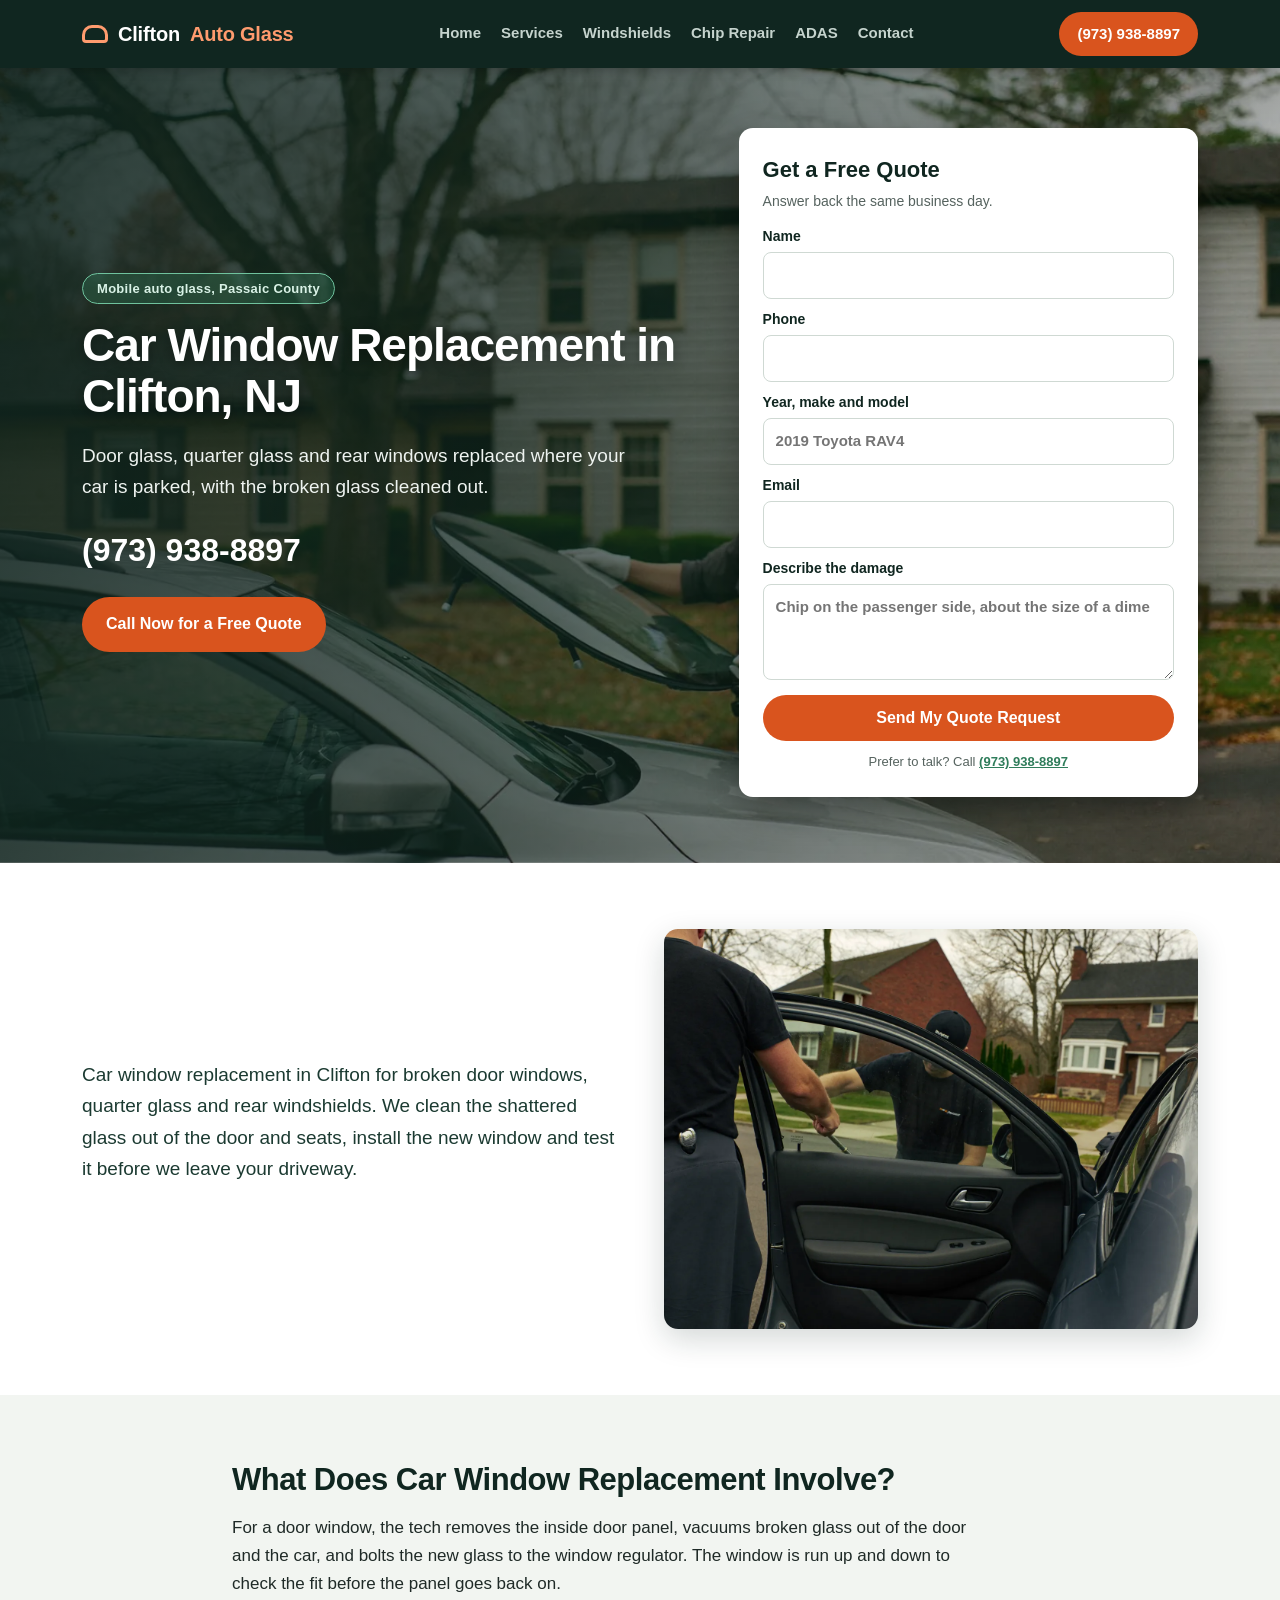
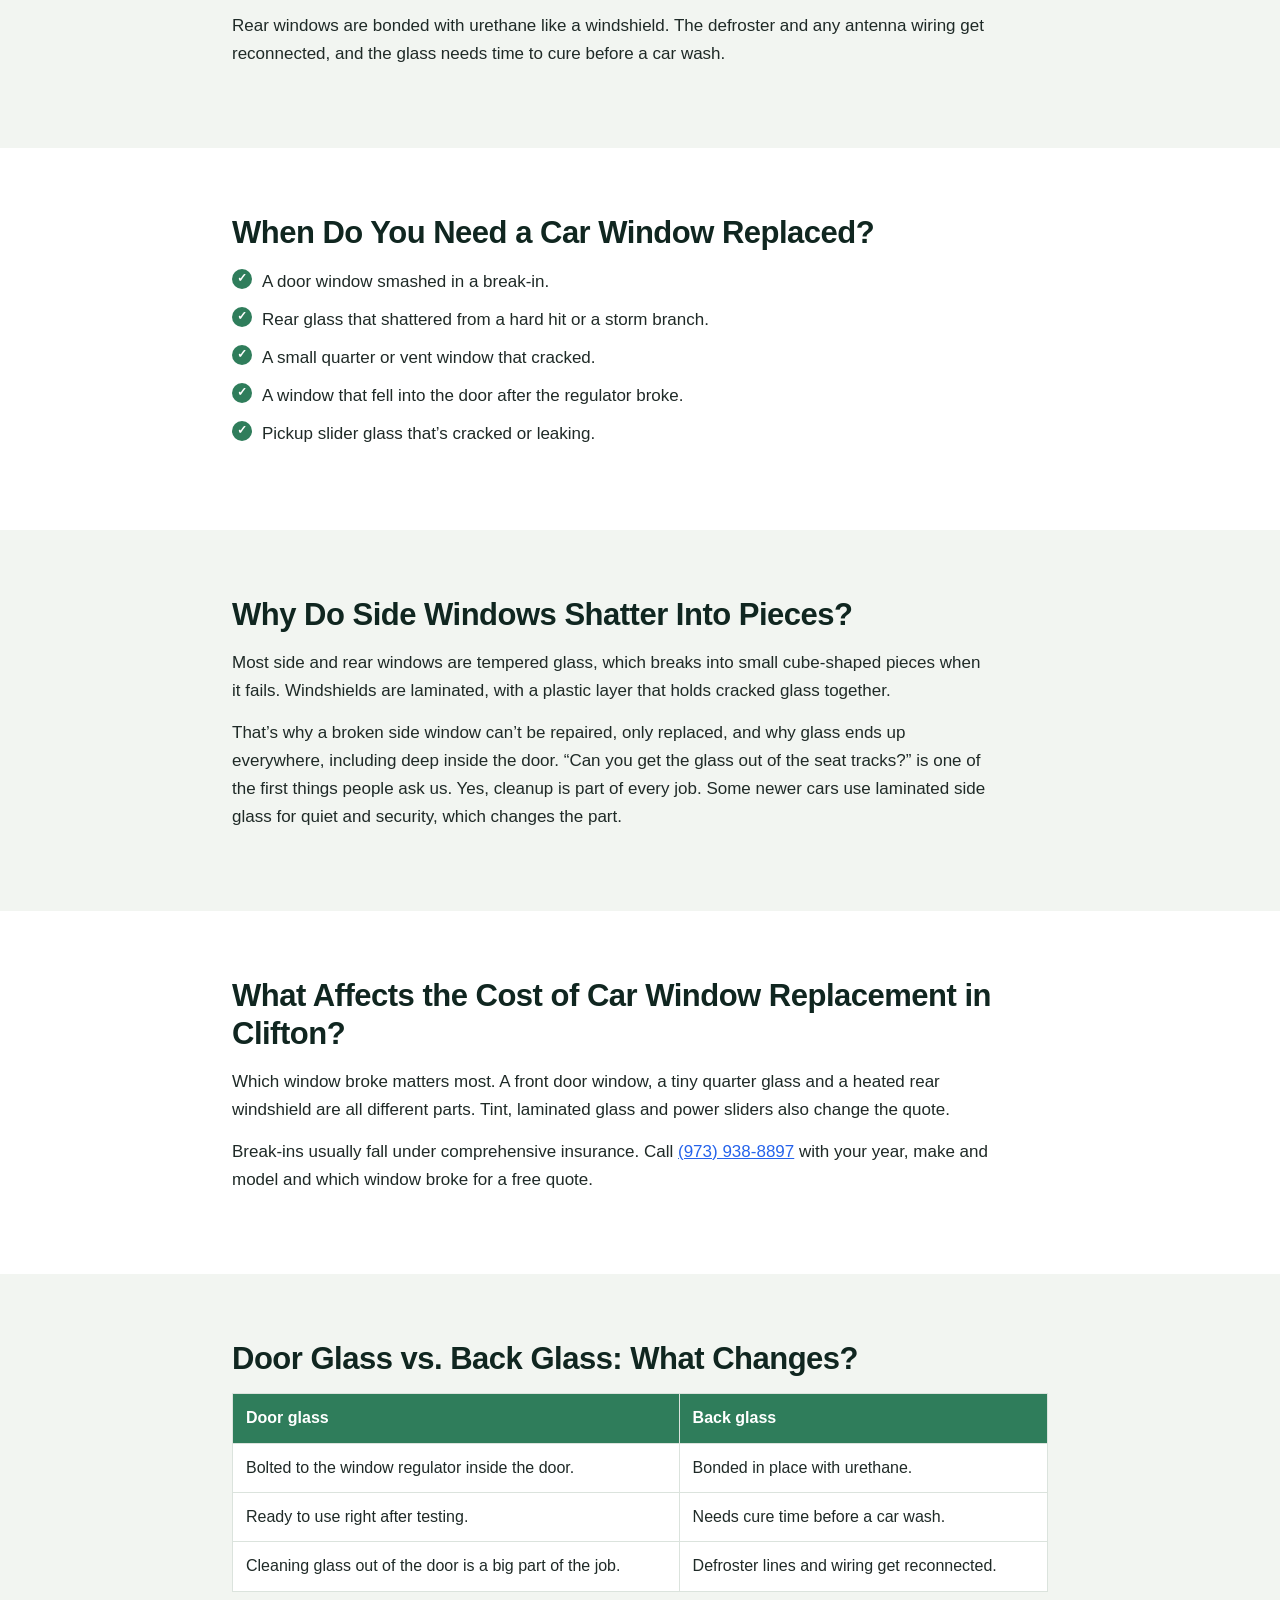
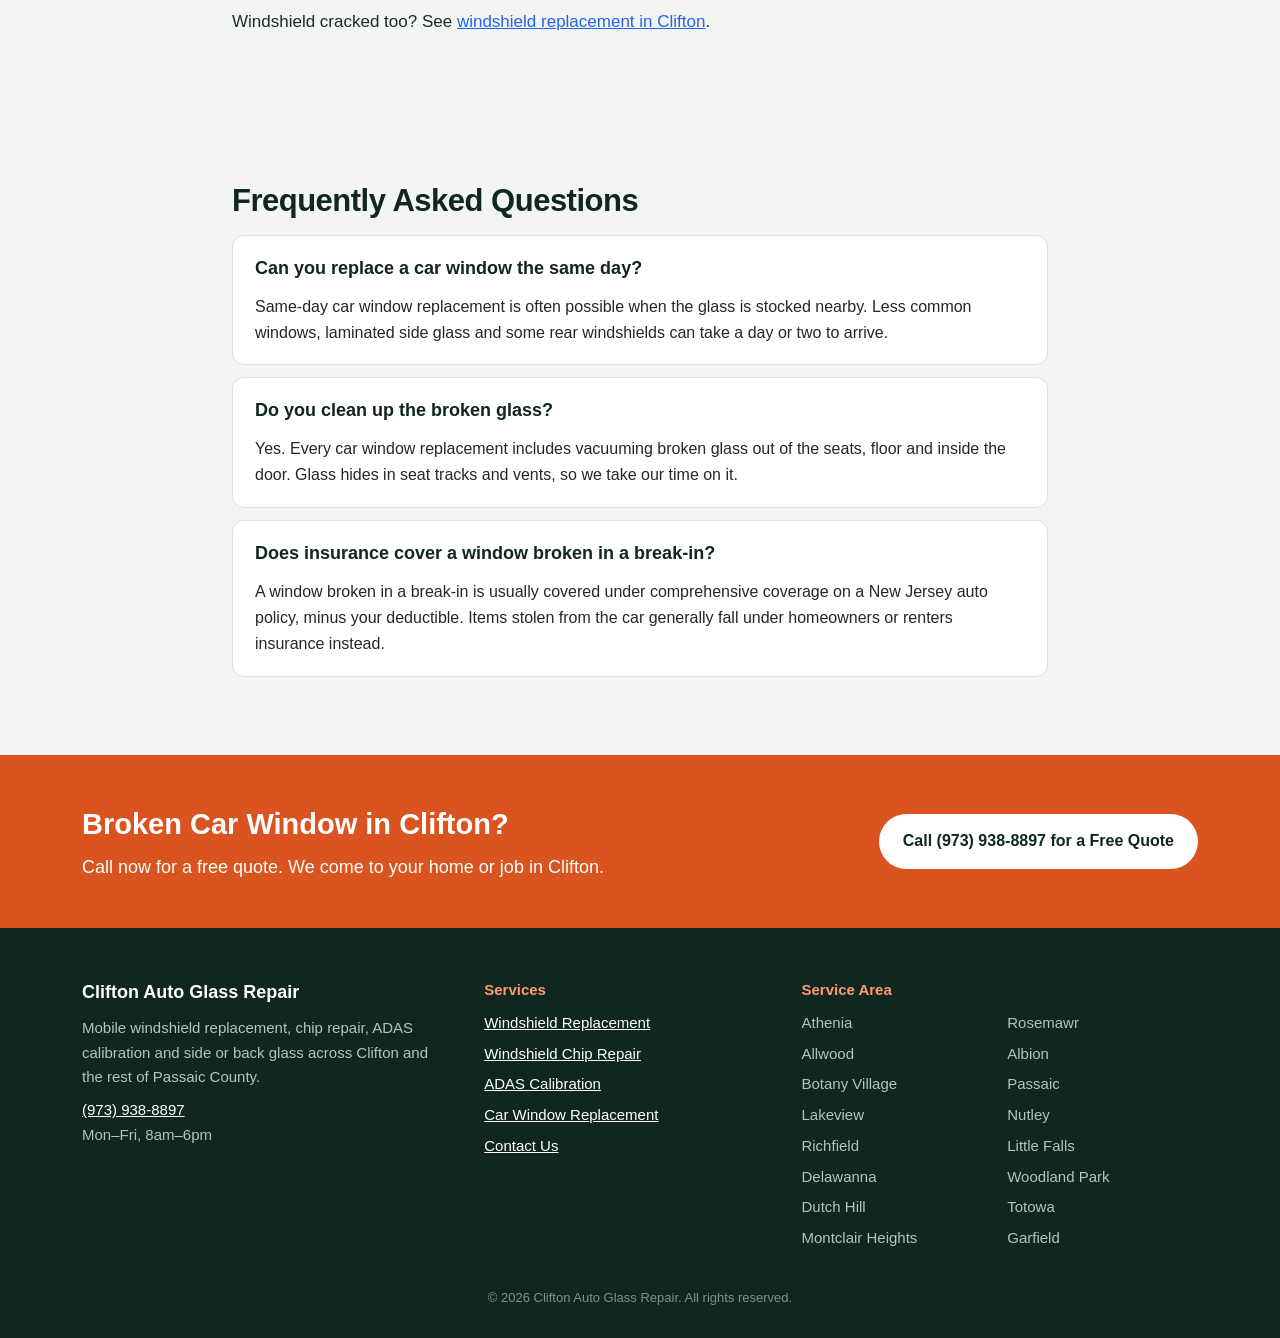
<file: car-window-replacement-clifton.html>
<!DOCTYPE html>
<html lang="en">
<head>
<meta charset="UTF-8">
<meta name="viewport" content="width=device-width, initial-scale=1.0">
<title>Car Window Replacement in Clifton, NJ | Mobile</title>
<meta name="description" content="Car window replacement in Clifton, NJ. Door glass, quarter glass and back glass replaced at your home or work, glass cleanup included.">
<link rel="canonical" href="https://www.cliftonautoglassrepair.com/car-window-replacement-clifton.html">
<link rel="stylesheet" href="styles.css">
<script type="application/ld+json">
{
  "@context": "https://schema.org",
  "@type": "LocalBusiness",
  "name": "Clifton Auto Glass Repair",
  "telephone": "+1-973-938-8897",
  "url": "https://www.cliftonautoglassrepair.com/",
  "address": {
    "@type": "PostalAddress",
    "streetAddress": "851 Van Houten Ave Suite 2",
    "addressLocality": "Clifton",
    "addressRegion": "NJ",
    "postalCode": "07013",
    "addressCountry": "US"
  },
  "areaServed": "Clifton, NJ",
  "description": "Auto glass repair and windshield replacement in Clifton, NJ",
  "openingHours": "Mo-Fr 08:00-18:00"
}
</script>
<script type="application/ld+json">
{
  "@context": "https://schema.org",
  "@type": "FAQPage",
  "mainEntity": [
    {
      "@type": "Question",
      "name": "Can you replace a car window the same day?",
      "acceptedAnswer": {
        "@type": "Answer",
        "text": "Same-day car window replacement is often possible when the glass is stocked nearby. Less common windows, laminated side glass and some rear windshields can take a day or two to arrive."
      }
    },
    {
      "@type": "Question",
      "name": "Do you clean up the broken glass?",
      "acceptedAnswer": {
        "@type": "Answer",
        "text": "Yes. Every car window replacement includes vacuuming broken glass out of the seats, floor and inside the door. Glass hides in seat tracks and vents, so we take our time on it."
      }
    },
    {
      "@type": "Question",
      "name": "Does insurance cover a window broken in a break-in?",
      "acceptedAnswer": {
        "@type": "Answer",
        "text": "A window broken in a break-in is usually covered under comprehensive coverage on a New Jersey auto policy, minus your deductible. Items stolen from the car generally fall under homeowners or renters insurance instead."
      }
    }
  ]
}
</script>
</head>
<body>
<header class="nav">
  <div class="wrap nav-in">
    <a class="brand" href="/"><span class="mark"></span>Clifton <b>Auto Glass</b></a>
    <nav class="nav-links"><a href="/">Home</a><a href="services.html">Services</a><a href="windshield-replacement-clifton.html">Windshields</a><a href="windshield-repair-clifton.html">Chip Repair</a><a href="adas-calibration-clifton.html">ADAS</a><a href="contact.html">Contact</a></nav>
    <a class="nav-call" href="tel:+19739388897">(973) 938-8897</a>
  </div>
</header>

<section class="hero">
  <div class="wrap hero-in">
    <div class="hero-copy">
      <span class="badge">Mobile auto glass, Passaic County</span>
      <h1>Car Window Replacement in Clifton, NJ</h1>
      <p class="lead">Door glass, quarter glass and rear windows replaced where your car is parked, with the broken glass cleaned out.</p>
      <a class="tel-big" href="tel:+19739388897">(973) 938-8897</a>
      <div class="btns">
        <a class="btn" href="tel:+19739388897">Call Now for a Free Quote</a>
      </div>
    </div>
    <div id="quote">
<form class="form" action="https://formspree.io/f/mljbojnb" method="POST">
  <h3>Get a Free Quote</h3>
  <p class="form-sub">Answer back the same business day.</p>
  <input type="hidden" name="_subject" value="New lead - Auto Glass Repair Clifton NJ (car-window-replacement-clifton)">
  <label>Name<input type="text" name="name" required></label>
  <label>Phone<input type="tel" name="phone" required></label>
  <label>Year, make and model<input type="text" name="vehicle" placeholder="2019 Toyota RAV4"></label>
  <label>Email<input type="email" name="email"></label>
  <label>Describe the damage<textarea name="message" rows="3" placeholder="Chip on the passenger side, about the size of a dime"></textarea></label>
  <input type="text" name="_gotcha" style="display:none" tabindex="-1">
  <button class="btn" type="submit">Send My Quote Request</button>
  <p class="fine">Prefer to talk? Call <a href="tel:+19739388897">(973) 938-8897</a></p>
</form>
    </div>
  </div>
</section>
<section class="section">
  <div class="wrap split">
    <div><p class="intro">Car window replacement in Clifton for broken door windows, quarter glass and rear windshields. We clean the shattered glass out of the door and seats, install the new window and test it before we leave your driveway.</p></div>
    <img src="car-door-window-clifton.webp" alt="Technician replacing a car door window on a residential street" width="1400" height="1050" loading="lazy">
  </div>
</section>

<section class="section tint">
  <div class="wrap narrow">
    <h2>What Does Car Window Replacement Involve?</h2>
<p>For a door window, the tech removes the inside door panel, vacuums broken glass out of the door and the car, and bolts the new glass to the window regulator. The window is run up and down to check the fit before the panel goes back on.</p>
<p>Rear windows are bonded with urethane like a windshield. The defroster and any antenna wiring get reconnected, and the glass needs time to cure before a car wash.</p>
  </div>
</section>
<section class="section">
  <div class="wrap narrow">
    <h2>When Do You Need a Car Window Replaced?</h2>
<ul class="ticks">
<li>A door window smashed in a break-in.</li>
<li>Rear glass that shattered from a hard hit or a storm branch.</li>
<li>A small quarter or vent window that cracked.</li>
<li>A window that fell into the door after the regulator broke.</li>
<li>Pickup slider glass that&rsquo;s cracked or leaking.</li>
</ul>
  </div>
</section>
<section class="section tint">
  <div class="wrap narrow">
    <h2>Why Do Side Windows Shatter Into Pieces?</h2>
<p>Most side and rear windows are tempered glass, which breaks into small cube-shaped pieces when it fails. Windshields are laminated, with a plastic layer that holds cracked glass together.</p>
<p>That&rsquo;s why a broken side window can&rsquo;t be repaired, only replaced, and why glass ends up everywhere, including deep inside the door. &ldquo;Can you get the glass out of the seat tracks?&rdquo; is one of the first things people ask us. Yes, cleanup is part of every job. Some newer cars use laminated side glass for quiet and security, which changes the part.</p>
  </div>
</section>
<section class="section">
  <div class="wrap narrow">
    <h2>What Affects the Cost of Car Window Replacement in Clifton?</h2>
<p>Which window broke matters most. A front door window, a tiny quarter glass and a heated rear windshield are all different parts. Tint, laminated glass and power sliders also change the quote.</p>
<p>Break-ins usually fall under comprehensive insurance. Call <a href="tel:+19739388897" style="color: #2563eb; text-decoration: underline;">(973) 938-8897</a> with your year, make and model and which window broke for a free quote.</p>
  </div>
</section>
<section class="section tint">
  <div class="wrap narrow">
    <h2>Door Glass vs. Back Glass: What Changes?</h2>
<table class="compare">
<tr><th>Door glass</th><th>Back glass</th></tr>
<tr><td>Bolted to the window regulator inside the door.</td><td>Bonded in place with urethane.</td></tr>
<tr><td>Ready to use right after testing.</td><td>Needs cure time before a car wash.</td></tr>
<tr><td>Cleaning glass out of the door is a big part of the job.</td><td>Defroster lines and wiring get reconnected.</td></tr>
</table>
<p>Windshield cracked too? See <a href="windshield-replacement-clifton.html" style="color: #2563eb; text-decoration: underline;">windshield replacement in Clifton</a>.</p>
  </div>
</section>
<section class="section tint" id="faq">
  <div class="wrap narrow">
    <h2>Frequently Asked Questions</h2>
<details class="qa" open><summary><h3>Can you replace a car window the same day?</h3></summary><p>Same-day car window replacement is often possible when the glass is stocked nearby. Less common windows, laminated side glass and some rear windshields can take a day or two to arrive.</p></details>
<details class="qa" open><summary><h3>Do you clean up the broken glass?</h3></summary><p>Yes. Every car window replacement includes vacuuming broken glass out of the seats, floor and inside the door. Glass hides in seat tracks and vents, so we take our time on it.</p></details>
<details class="qa" open><summary><h3>Does insurance cover a window broken in a break-in?</h3></summary><p>A window broken in a break-in is usually covered under comprehensive coverage on a New Jersey auto policy, minus your deductible. Items stolen from the car generally fall under homeowners or renters insurance instead.</p></details>
  </div>
</section>
<section class="cta">
  <div class="wrap cta-in">
    <div>
      <h2>Broken Car Window in Clifton?</h2>
      <p>Call now for a free quote. We come to your home or job in Clifton.</p>
    </div>
    <a class="btn btn-light" href="tel:+19739388897">Call (973) 938-8897 for a Free Quote</a>
  </div>
</section>

<footer class="foot">
  <div class="wrap foot-grid">
    <div>
      <p class="foot-name">Clifton Auto Glass Repair</p>
      <p>Mobile windshield replacement, chip repair, ADAS calibration and side or back glass across Clifton and the rest of Passaic County.</p>
      <p><a href="tel:+19739388897">(973) 938-8897</a><br>Mon&ndash;Fri, 8am&ndash;6pm</p>
    </div>
    <div>
      <p class="foot-head">Services</p>
      <ul>
        <li><a href="windshield-replacement-clifton.html">Windshield Replacement</a></li>
        <li><a href="windshield-repair-clifton.html">Windshield Chip Repair</a></li>
        <li><a href="adas-calibration-clifton.html">ADAS Calibration</a></li>
        <li><a href="car-window-replacement-clifton.html">Car Window Replacement</a></li>
        <li><a href="contact.html">Contact Us</a></li>
      </ul>
    </div>
    <div>
      <p class="foot-head">Service Area</p>
      <ul class="cols"><li>Athenia</li><li>Allwood</li><li>Botany Village</li><li>Lakeview</li><li>Richfield</li><li>Delawanna</li><li>Dutch Hill</li><li>Montclair Heights</li><li>Rosemawr</li><li>Albion</li><li>Passaic</li><li>Nutley</li><li>Little Falls</li><li>Woodland Park</li><li>Totowa</li><li>Garfield</li></ul>
    </div>
  </div>
  <p class="copy">&copy; 2026 Clifton Auto Glass Repair. All rights reserved.</p>
</footer>
</body>
</html>
</file>
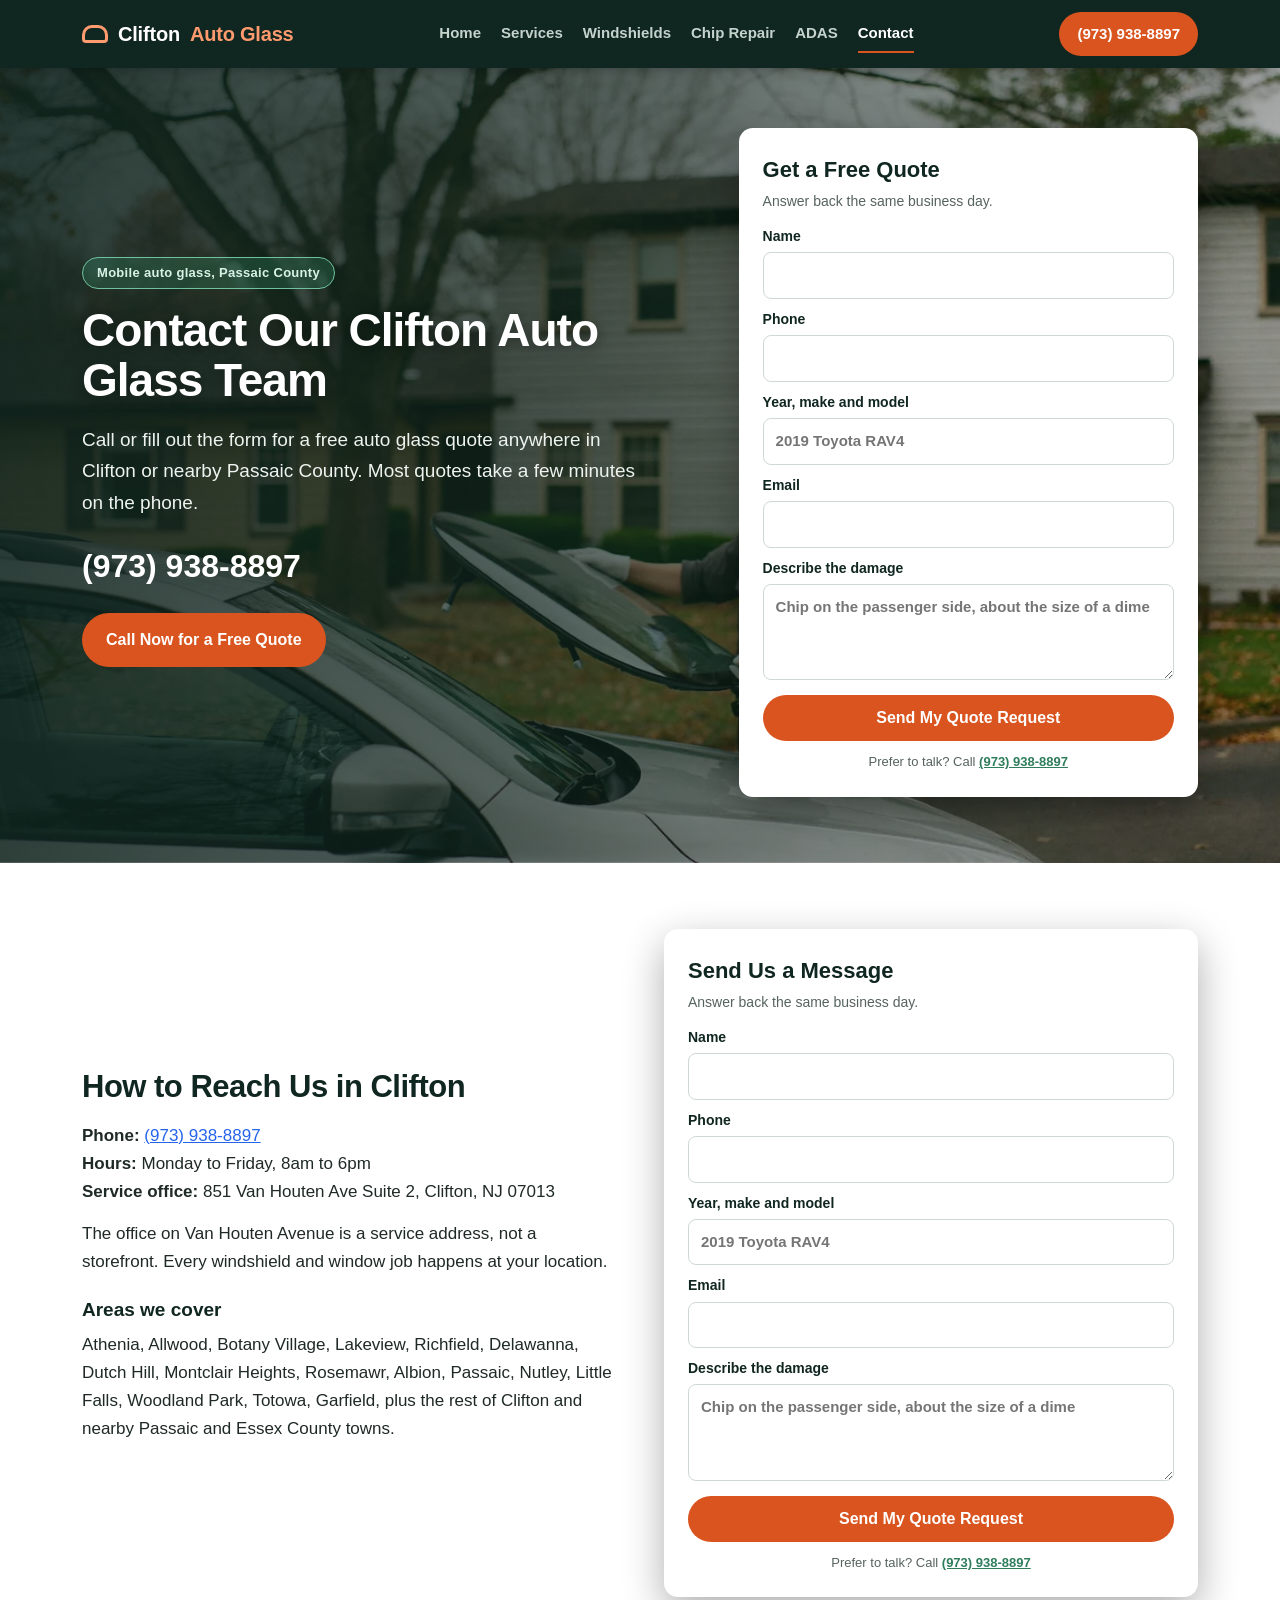
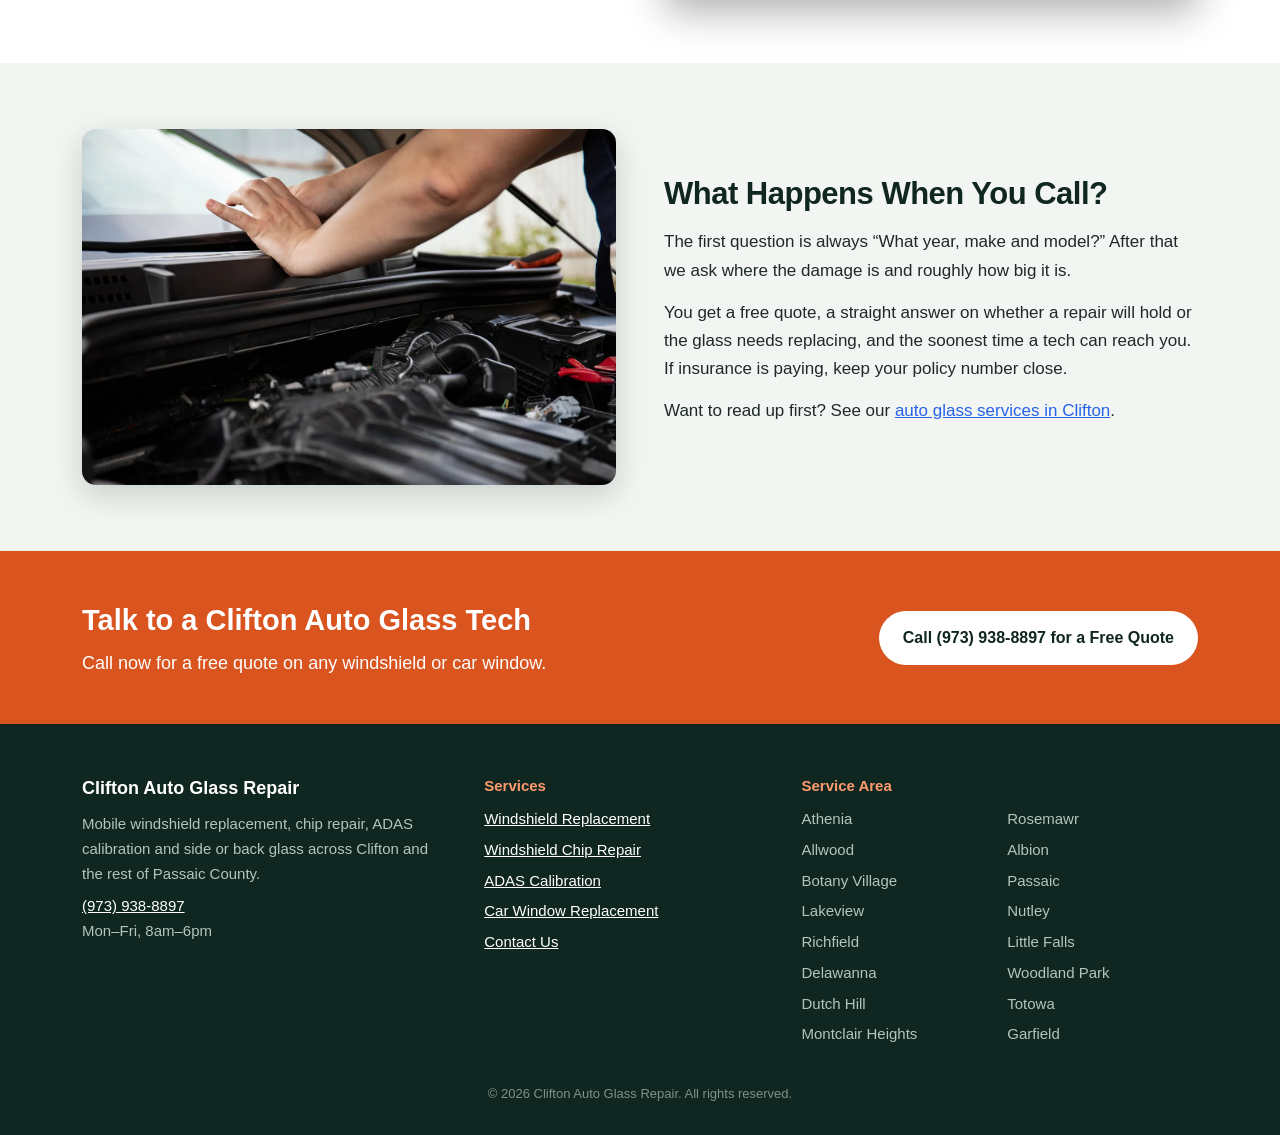
<file: contact.html>
<!DOCTYPE html>
<html lang="en">
<head>
<meta charset="UTF-8">
<meta name="viewport" content="width=device-width, initial-scale=1.0">
<title>Contact Us | Auto Glass Repair in Clifton, NJ</title>
<meta name="description" content="Contact Clifton Auto Glass Repair for a free quote on windshield replacement, chip repair or car window glass. Call (973) 938-8897.">
<link rel="canonical" href="https://www.cliftonautoglassrepair.com/contact.html">
<link rel="stylesheet" href="styles.css">
<script type="application/ld+json">
{
  "@context": "https://schema.org",
  "@type": "LocalBusiness",
  "name": "Clifton Auto Glass Repair",
  "telephone": "+1-973-938-8897",
  "url": "https://www.cliftonautoglassrepair.com/",
  "address": {
    "@type": "PostalAddress",
    "streetAddress": "851 Van Houten Ave Suite 2",
    "addressLocality": "Clifton",
    "addressRegion": "NJ",
    "postalCode": "07013",
    "addressCountry": "US"
  },
  "areaServed": "Clifton, NJ",
  "description": "Auto glass repair and windshield replacement in Clifton, NJ",
  "openingHours": "Mo-Fr 08:00-18:00"
}
</script>
</head>
<body>
<header class="nav">
  <div class="wrap nav-in">
    <a class="brand" href="/"><span class="mark"></span>Clifton <b>Auto Glass</b></a>
    <nav class="nav-links"><a href="/">Home</a><a href="services.html">Services</a><a href="windshield-replacement-clifton.html">Windshields</a><a href="windshield-repair-clifton.html">Chip Repair</a><a href="adas-calibration-clifton.html">ADAS</a><a href="contact.html" class="on">Contact</a></nav>
    <a class="nav-call" href="tel:+19739388897">(973) 938-8897</a>
  </div>
</header>

<section class="hero">
  <div class="wrap hero-in">
    <div class="hero-copy">
      <span class="badge">Mobile auto glass, Passaic County</span>
      <h1>Contact Our Clifton Auto Glass Team</h1>
      <p class="lead">Call or fill out the form for a free auto glass quote anywhere in Clifton or nearby Passaic County. Most quotes take a few minutes on the phone.</p>
      <a class="tel-big" href="tel:+19739388897">(973) 938-8897</a>
      <div class="btns">
        <a class="btn" href="tel:+19739388897">Call Now for a Free Quote</a>
      </div>
    </div>
    <div id="quote">
<form class="form" action="https://formspree.io/f/mljbojnb" method="POST">
  <h3>Get a Free Quote</h3>
  <p class="form-sub">Answer back the same business day.</p>
  <input type="hidden" name="_subject" value="New lead - Auto Glass Repair Clifton NJ (contact page hero)">
  <label>Name<input type="text" name="name" required></label>
  <label>Phone<input type="tel" name="phone" required></label>
  <label>Year, make and model<input type="text" name="vehicle" placeholder="2019 Toyota RAV4"></label>
  <label>Email<input type="email" name="email"></label>
  <label>Describe the damage<textarea name="message" rows="3" placeholder="Chip on the passenger side, about the size of a dime"></textarea></label>
  <input type="text" name="_gotcha" style="display:none" tabindex="-1">
  <button class="btn" type="submit">Send My Quote Request</button>
  <p class="fine">Prefer to talk? Call <a href="tel:+19739388897">(973) 938-8897</a></p>
</form>
    </div>
  </div>
</section>
<section class="section">
  <div class="wrap split">
    <div>
      <h2>How to Reach Us in Clifton</h2>
      <p><strong>Phone:</strong> <a href="tel:+19739388897" style="color: #2563eb; text-decoration: underline;">(973) 938-8897</a><br><strong>Hours:</strong> Monday to Friday, 8am to 6pm<br><strong>Service office:</strong> 851 Van Houten Ave Suite 2, Clifton, NJ 07013</p>
      <p>The office on Van Houten Avenue is a service address, not a storefront. Every windshield and window job happens at your location.</p>
      <h3>Areas we cover</h3>
      <p>Athenia, Allwood, Botany Village, Lakeview, Richfield, Delawanna, Dutch Hill, Montclair Heights, Rosemawr, Albion, Passaic, Nutley, Little Falls, Woodland Park, Totowa, Garfield, plus the rest of Clifton and nearby Passaic and Essex County towns.</p>
    </div>
    <div>
<form class="form" action="https://formspree.io/f/mljbojnb" method="POST">
  <h3>Send Us a Message</h3>
  <p class="form-sub">Answer back the same business day.</p>
  <input type="hidden" name="_subject" value="New lead - Auto Glass Repair Clifton NJ (contact form)">
  <label>Name<input type="text" name="name" required></label>
  <label>Phone<input type="tel" name="phone" required></label>
  <label>Year, make and model<input type="text" name="vehicle" placeholder="2019 Toyota RAV4"></label>
  <label>Email<input type="email" name="email"></label>
  <label>Describe the damage<textarea name="message" rows="3" placeholder="Chip on the passenger side, about the size of a dime"></textarea></label>
  <input type="text" name="_gotcha" style="display:none" tabindex="-1">
  <button class="btn" type="submit">Send My Quote Request</button>
  <p class="fine">Prefer to talk? Call <a href="tel:+19739388897">(973) 938-8897</a></p>
</form>
    </div>
  </div>
</section>
<section class="section tint">
  <div class="wrap split flip">
    <img src="windshield-wiper-cowl-clifton.webp" alt="Windshield base and wiper cowl during an auto glass job" width="1400" height="933" loading="lazy">
    <div>
      <h2>What Happens When You Call?</h2>
      <p>The first question is always &ldquo;What year, make and model?&rdquo; After that we ask where the damage is and roughly how big it is.</p>
      <p>You get a free quote, a straight answer on whether a repair will hold or the glass needs replacing, and the soonest time a tech can reach you. If insurance is paying, keep your policy number close.</p>
      <p>Want to read up first? See our <a href="services.html" style="color: #2563eb; text-decoration: underline;">auto glass services in Clifton</a>.</p>
    </div>
  </div>
</section>
<section class="cta">
  <div class="wrap cta-in">
    <div>
      <h2>Talk to a Clifton Auto Glass Tech</h2>
      <p>Call now for a free quote on any windshield or car window.</p>
    </div>
    <a class="btn btn-light" href="tel:+19739388897">Call (973) 938-8897 for a Free Quote</a>
  </div>
</section>

<footer class="foot">
  <div class="wrap foot-grid">
    <div>
      <p class="foot-name">Clifton Auto Glass Repair</p>
      <p>Mobile windshield replacement, chip repair, ADAS calibration and side or back glass across Clifton and the rest of Passaic County.</p>
      <p><a href="tel:+19739388897">(973) 938-8897</a><br>Mon&ndash;Fri, 8am&ndash;6pm</p>
    </div>
    <div>
      <p class="foot-head">Services</p>
      <ul>
        <li><a href="windshield-replacement-clifton.html">Windshield Replacement</a></li>
        <li><a href="windshield-repair-clifton.html">Windshield Chip Repair</a></li>
        <li><a href="adas-calibration-clifton.html">ADAS Calibration</a></li>
        <li><a href="car-window-replacement-clifton.html">Car Window Replacement</a></li>
        <li><a href="contact.html">Contact Us</a></li>
      </ul>
    </div>
    <div>
      <p class="foot-head">Service Area</p>
      <ul class="cols"><li>Athenia</li><li>Allwood</li><li>Botany Village</li><li>Lakeview</li><li>Richfield</li><li>Delawanna</li><li>Dutch Hill</li><li>Montclair Heights</li><li>Rosemawr</li><li>Albion</li><li>Passaic</li><li>Nutley</li><li>Little Falls</li><li>Woodland Park</li><li>Totowa</li><li>Garfield</li></ul>
    </div>
  </div>
  <p class="copy">&copy; 2026 Clifton Auto Glass Repair. All rights reserved.</p>
</footer>
</body>
</html>
</file>
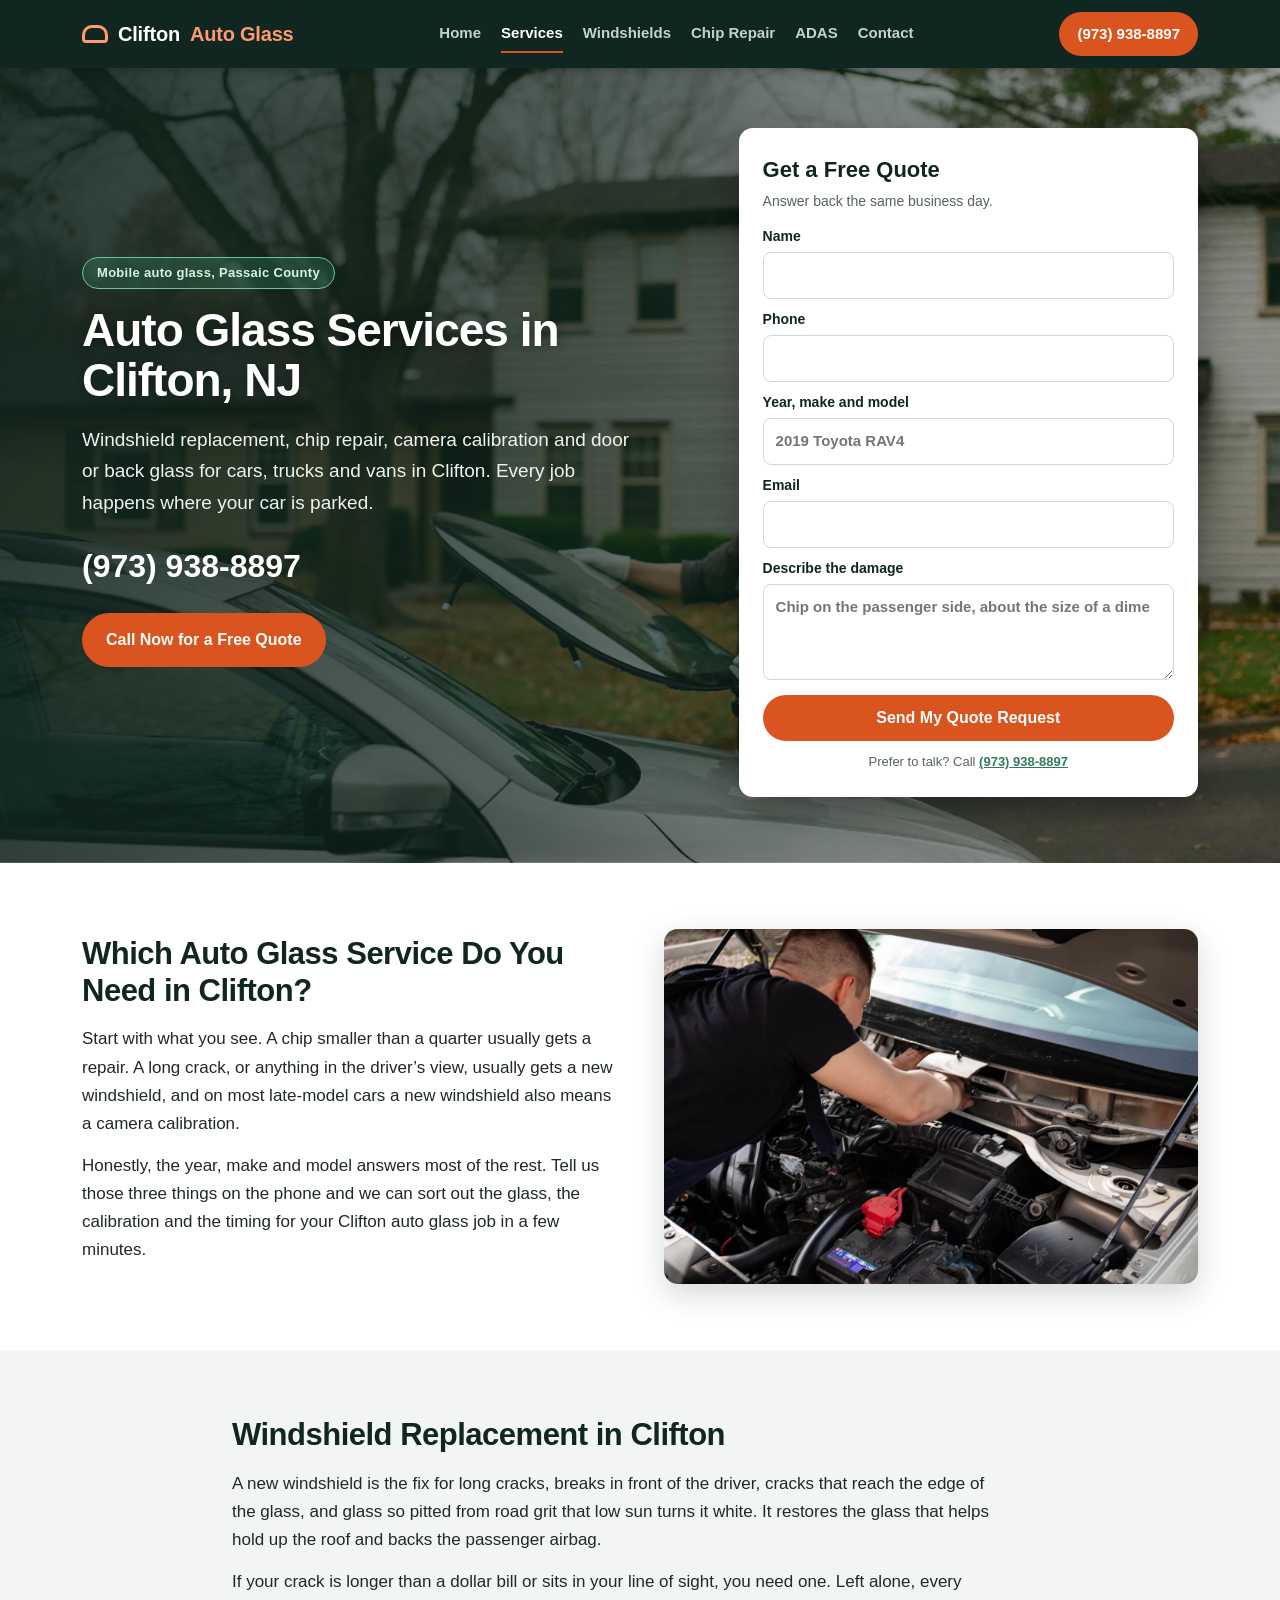
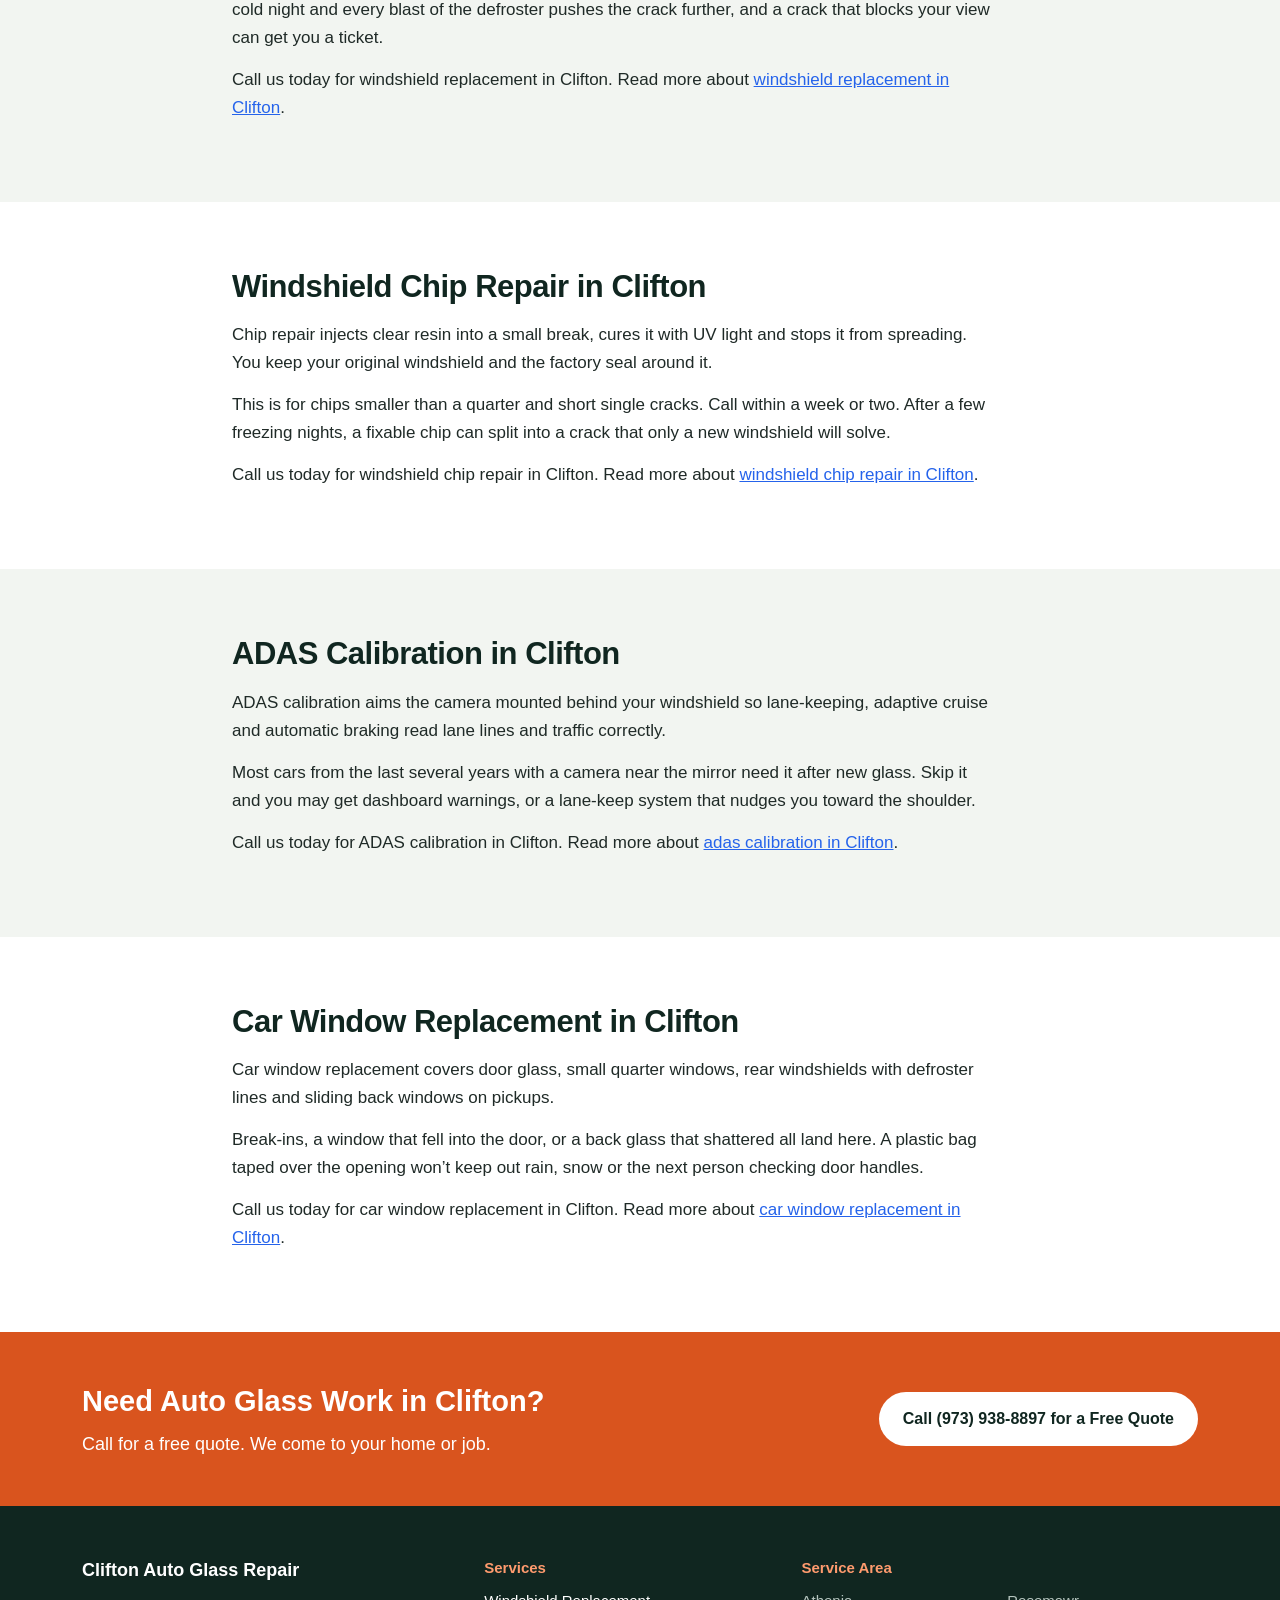
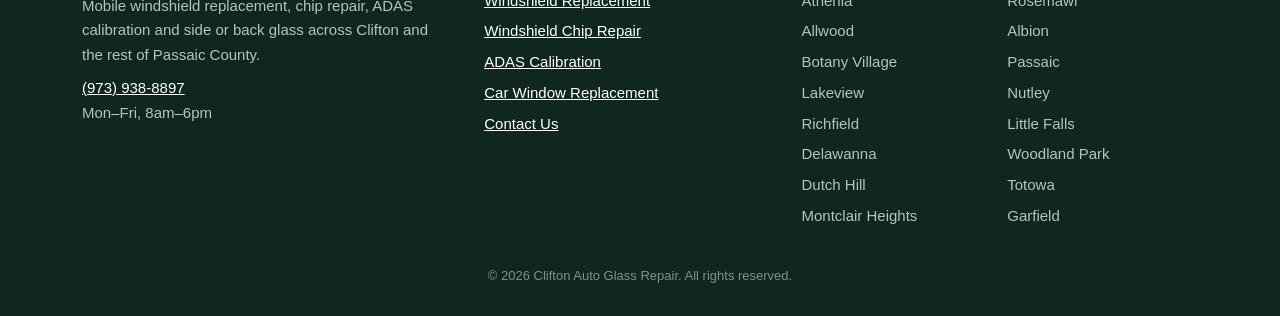
<file: services.html>
<!DOCTYPE html>
<html lang="en">
<head>
<meta charset="UTF-8">
<meta name="viewport" content="width=device-width, initial-scale=1.0">
<title>Auto Glass Services in Clifton, NJ | Mobile</title>
<meta name="description" content="Windshield replacement, chip repair, ADAS calibration and car window replacement in Clifton, NJ. Mobile service at your home or job.">
<link rel="canonical" href="https://www.cliftonautoglassrepair.com/services.html">
<link rel="stylesheet" href="styles.css">
<script type="application/ld+json">
{
  "@context": "https://schema.org",
  "@type": "LocalBusiness",
  "name": "Clifton Auto Glass Repair",
  "telephone": "+1-973-938-8897",
  "url": "https://www.cliftonautoglassrepair.com/",
  "address": {
    "@type": "PostalAddress",
    "streetAddress": "851 Van Houten Ave Suite 2",
    "addressLocality": "Clifton",
    "addressRegion": "NJ",
    "postalCode": "07013",
    "addressCountry": "US"
  },
  "areaServed": "Clifton, NJ",
  "description": "Auto glass repair and windshield replacement in Clifton, NJ",
  "openingHours": "Mo-Fr 08:00-18:00"
}
</script>
<script type="application/ld+json">
{
  "@context": "https://schema.org",
  "@type": "Service",
  "serviceType": "Windshield Replacement",
  "areaServed": "Clifton",
  "provider": {
    "@type": "LocalBusiness",
    "name": "Clifton Auto Glass Repair"
  }
}
</script>
<script type="application/ld+json">
{
  "@context": "https://schema.org",
  "@type": "Service",
  "serviceType": "Windshield Chip Repair",
  "areaServed": "Clifton",
  "provider": {
    "@type": "LocalBusiness",
    "name": "Clifton Auto Glass Repair"
  }
}
</script>
<script type="application/ld+json">
{
  "@context": "https://schema.org",
  "@type": "Service",
  "serviceType": "ADAS Calibration",
  "areaServed": "Clifton",
  "provider": {
    "@type": "LocalBusiness",
    "name": "Clifton Auto Glass Repair"
  }
}
</script>
<script type="application/ld+json">
{
  "@context": "https://schema.org",
  "@type": "Service",
  "serviceType": "Car Window Replacement",
  "areaServed": "Clifton",
  "provider": {
    "@type": "LocalBusiness",
    "name": "Clifton Auto Glass Repair"
  }
}
</script>
</head>
<body>
<header class="nav">
  <div class="wrap nav-in">
    <a class="brand" href="/"><span class="mark"></span>Clifton <b>Auto Glass</b></a>
    <nav class="nav-links"><a href="/">Home</a><a href="services.html" class="on">Services</a><a href="windshield-replacement-clifton.html">Windshields</a><a href="windshield-repair-clifton.html">Chip Repair</a><a href="adas-calibration-clifton.html">ADAS</a><a href="contact.html">Contact</a></nav>
    <a class="nav-call" href="tel:+19739388897">(973) 938-8897</a>
  </div>
</header>

<section class="hero">
  <div class="wrap hero-in">
    <div class="hero-copy">
      <span class="badge">Mobile auto glass, Passaic County</span>
      <h1>Auto Glass Services in Clifton, NJ</h1>
      <p class="lead">Windshield replacement, chip repair, camera calibration and door or back glass for cars, trucks and vans in Clifton. Every job happens where your car is parked.</p>
      <a class="tel-big" href="tel:+19739388897">(973) 938-8897</a>
      <div class="btns">
        <a class="btn" href="tel:+19739388897">Call Now for a Free Quote</a>
      </div>
    </div>
    <div id="quote">
<form class="form" action="https://formspree.io/f/mljbojnb" method="POST">
  <h3>Get a Free Quote</h3>
  <p class="form-sub">Answer back the same business day.</p>
  <input type="hidden" name="_subject" value="New lead - Auto Glass Repair Clifton NJ (services page)">
  <label>Name<input type="text" name="name" required></label>
  <label>Phone<input type="tel" name="phone" required></label>
  <label>Year, make and model<input type="text" name="vehicle" placeholder="2019 Toyota RAV4"></label>
  <label>Email<input type="email" name="email"></label>
  <label>Describe the damage<textarea name="message" rows="3" placeholder="Chip on the passenger side, about the size of a dime"></textarea></label>
  <input type="text" name="_gotcha" style="display:none" tabindex="-1">
  <button class="btn" type="submit">Send My Quote Request</button>
  <p class="fine">Prefer to talk? Call <a href="tel:+19739388897">(973) 938-8897</a></p>
</form>
    </div>
  </div>
</section>
<section class="section">
  <div class="wrap split">
    <div>
      <h2>Which Auto Glass Service Do You Need in Clifton?</h2>
      <p>Start with what you see. A chip smaller than a quarter usually gets a repair. A long crack, or anything in the driver&rsquo;s view, usually gets a new windshield, and on most late-model cars a new windshield also means a camera calibration.</p>
      <p>Honestly, the year, make and model answers most of the rest. Tell us those three things on the phone and we can sort out the glass, the calibration and the timing for your Clifton auto glass job in a few minutes.</p>
    </div>
    <img src="windshield-prep-clifton.webp" alt="Auto glass technician working under the hood at the windshield base" width="1400" height="933" loading="lazy">
  </div>
</section>

<section class="section tint">
  <div class="wrap narrow">
    <h2>Windshield Replacement in Clifton</h2>
    <p>A new windshield is the fix for long cracks, breaks in front of the driver, cracks that reach the edge of the glass, and glass so pitted from road grit that low sun turns it white. It restores the glass that helps hold up the roof and backs the passenger airbag.</p>
    <p>If your crack is longer than a dollar bill or sits in your line of sight, you need one. Left alone, every cold night and every blast of the defroster pushes the crack further, and a crack that blocks your view can get you a ticket.</p>
    <p>Call us today for windshield replacement in Clifton. Read more about <a href="windshield-replacement-clifton.html" style="color: #2563eb; text-decoration: underline;">windshield replacement in Clifton</a>.</p>
  </div>
</section>
<section class="section">
  <div class="wrap narrow">
    <h2>Windshield Chip Repair in Clifton</h2>
    <p>Chip repair injects clear resin into a small break, cures it with UV light and stops it from spreading. You keep your original windshield and the factory seal around it.</p>
    <p>This is for chips smaller than a quarter and short single cracks. Call within a week or two. After a few freezing nights, a fixable chip can split into a crack that only a new windshield will solve.</p>
    <p>Call us today for windshield chip repair in Clifton. Read more about <a href="windshield-repair-clifton.html" style="color: #2563eb; text-decoration: underline;">windshield chip repair in Clifton</a>.</p>
  </div>
</section>
<section class="section tint">
  <div class="wrap narrow">
    <h2>ADAS Calibration in Clifton</h2>
    <p>ADAS calibration aims the camera mounted behind your windshield so lane-keeping, adaptive cruise and automatic braking read lane lines and traffic correctly.</p>
    <p>Most cars from the last several years with a camera near the mirror need it after new glass. Skip it and you may get dashboard warnings, or a lane-keep system that nudges you toward the shoulder.</p>
    <p>Call us today for ADAS calibration in Clifton. Read more about <a href="adas-calibration-clifton.html" style="color: #2563eb; text-decoration: underline;">adas calibration in Clifton</a>.</p>
  </div>
</section>
<section class="section">
  <div class="wrap narrow">
    <h2>Car Window Replacement in Clifton</h2>
    <p>Car window replacement covers door glass, small quarter windows, rear windshields with defroster lines and sliding back windows on pickups.</p>
    <p>Break-ins, a window that fell into the door, or a back glass that shattered all land here. A plastic bag taped over the opening won&rsquo;t keep out rain, snow or the next person checking door handles.</p>
    <p>Call us today for car window replacement in Clifton. Read more about <a href="car-window-replacement-clifton.html" style="color: #2563eb; text-decoration: underline;">car window replacement in Clifton</a>.</p>
  </div>
</section>
<section class="cta">
  <div class="wrap cta-in">
    <div>
      <h2>Need Auto Glass Work in Clifton?</h2>
      <p>Call for a free quote. We come to your home or job.</p>
    </div>
    <a class="btn btn-light" href="tel:+19739388897">Call (973) 938-8897 for a Free Quote</a>
  </div>
</section>

<footer class="foot">
  <div class="wrap foot-grid">
    <div>
      <p class="foot-name">Clifton Auto Glass Repair</p>
      <p>Mobile windshield replacement, chip repair, ADAS calibration and side or back glass across Clifton and the rest of Passaic County.</p>
      <p><a href="tel:+19739388897">(973) 938-8897</a><br>Mon&ndash;Fri, 8am&ndash;6pm</p>
    </div>
    <div>
      <p class="foot-head">Services</p>
      <ul>
        <li><a href="windshield-replacement-clifton.html">Windshield Replacement</a></li>
        <li><a href="windshield-repair-clifton.html">Windshield Chip Repair</a></li>
        <li><a href="adas-calibration-clifton.html">ADAS Calibration</a></li>
        <li><a href="car-window-replacement-clifton.html">Car Window Replacement</a></li>
        <li><a href="contact.html">Contact Us</a></li>
      </ul>
    </div>
    <div>
      <p class="foot-head">Service Area</p>
      <ul class="cols"><li>Athenia</li><li>Allwood</li><li>Botany Village</li><li>Lakeview</li><li>Richfield</li><li>Delawanna</li><li>Dutch Hill</li><li>Montclair Heights</li><li>Rosemawr</li><li>Albion</li><li>Passaic</li><li>Nutley</li><li>Little Falls</li><li>Woodland Park</li><li>Totowa</li><li>Garfield</li></ul>
    </div>
  </div>
  <p class="copy">&copy; 2026 Clifton Auto Glass Repair. All rights reserved.</p>
</footer>
</body>
</html>
</file>
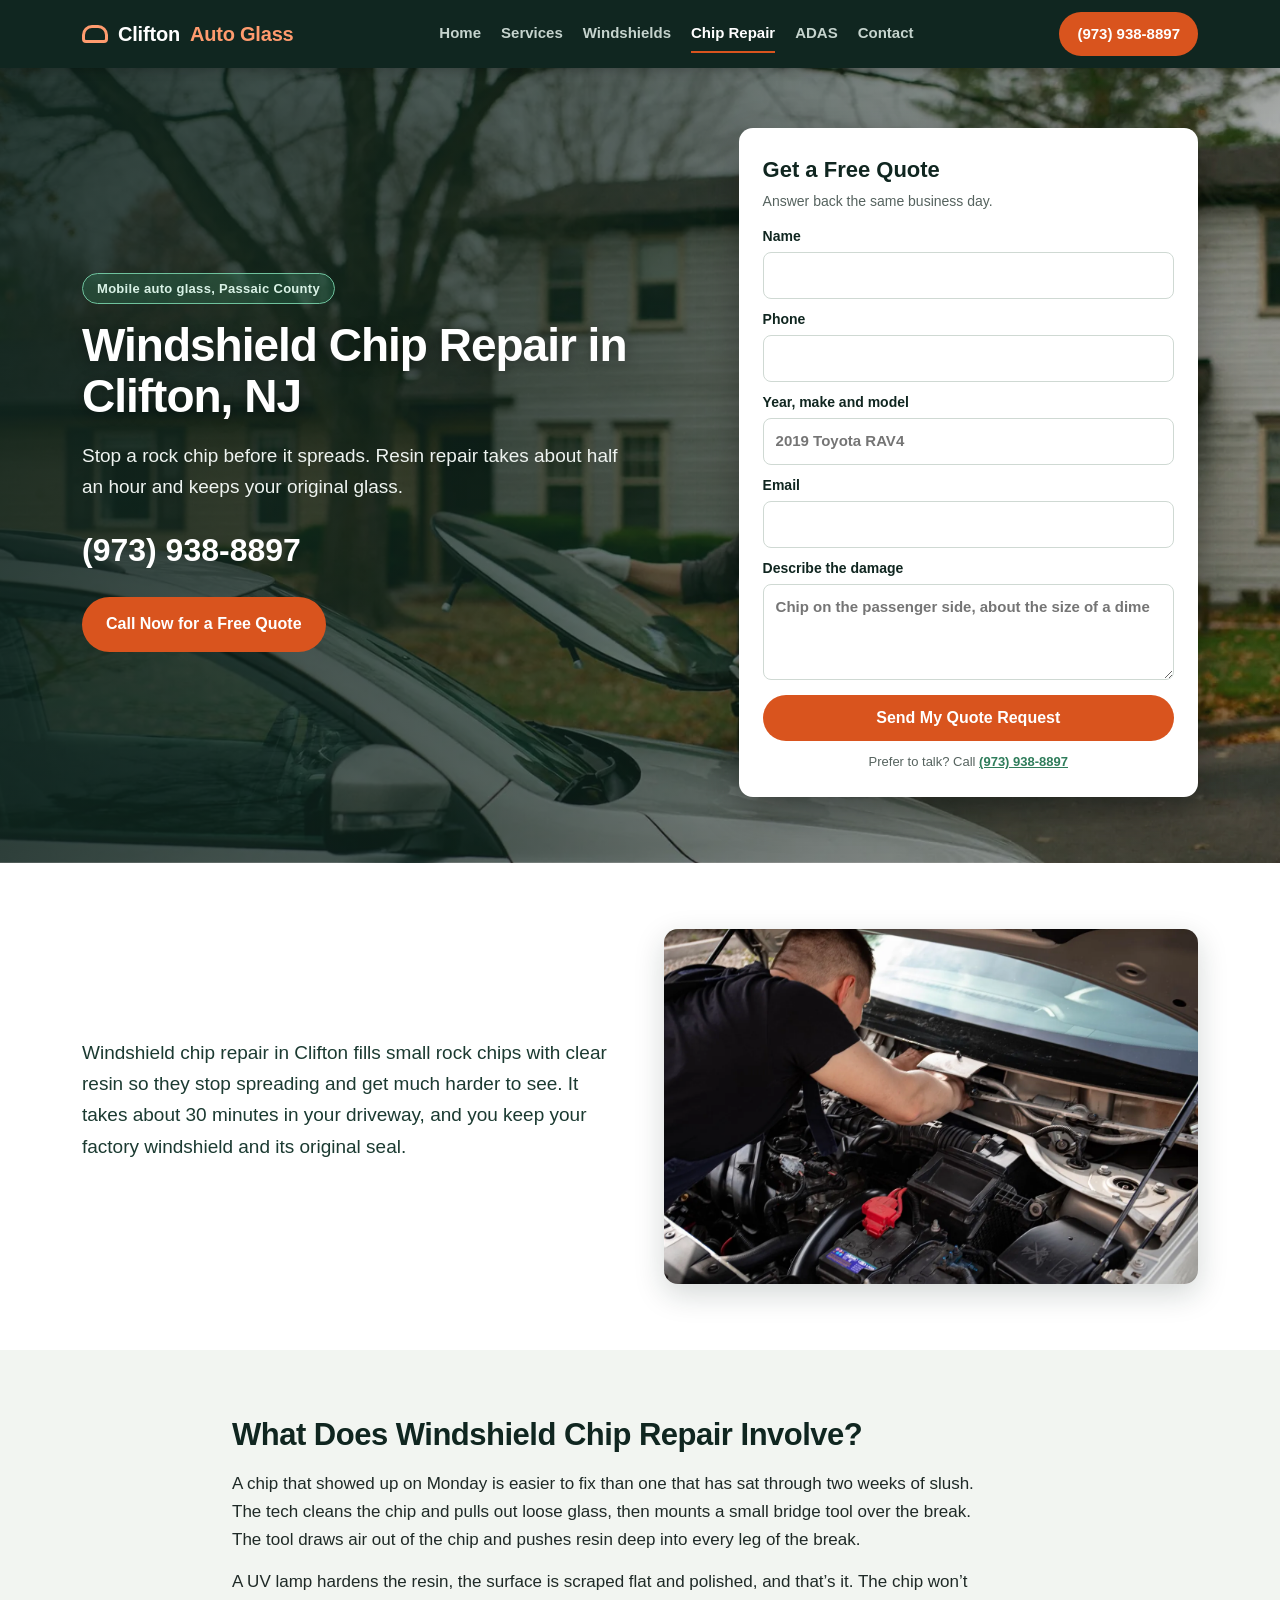
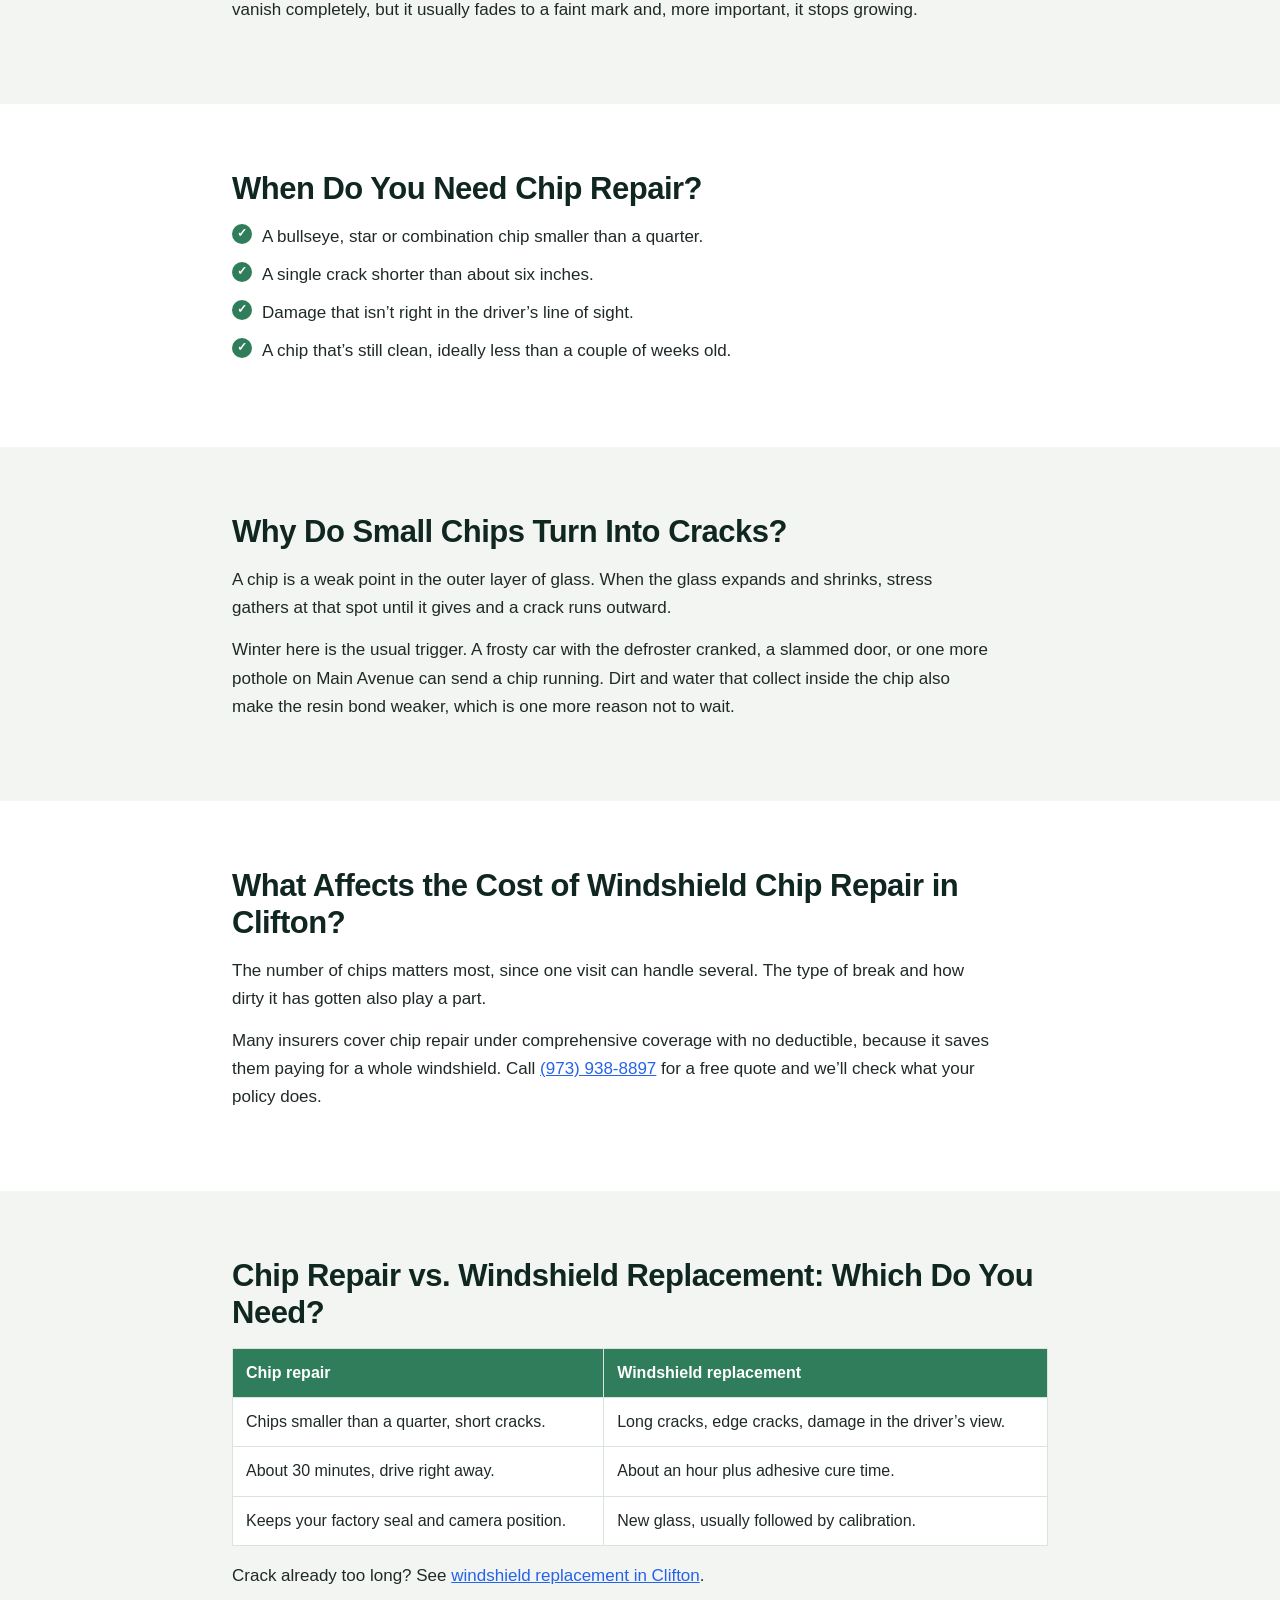
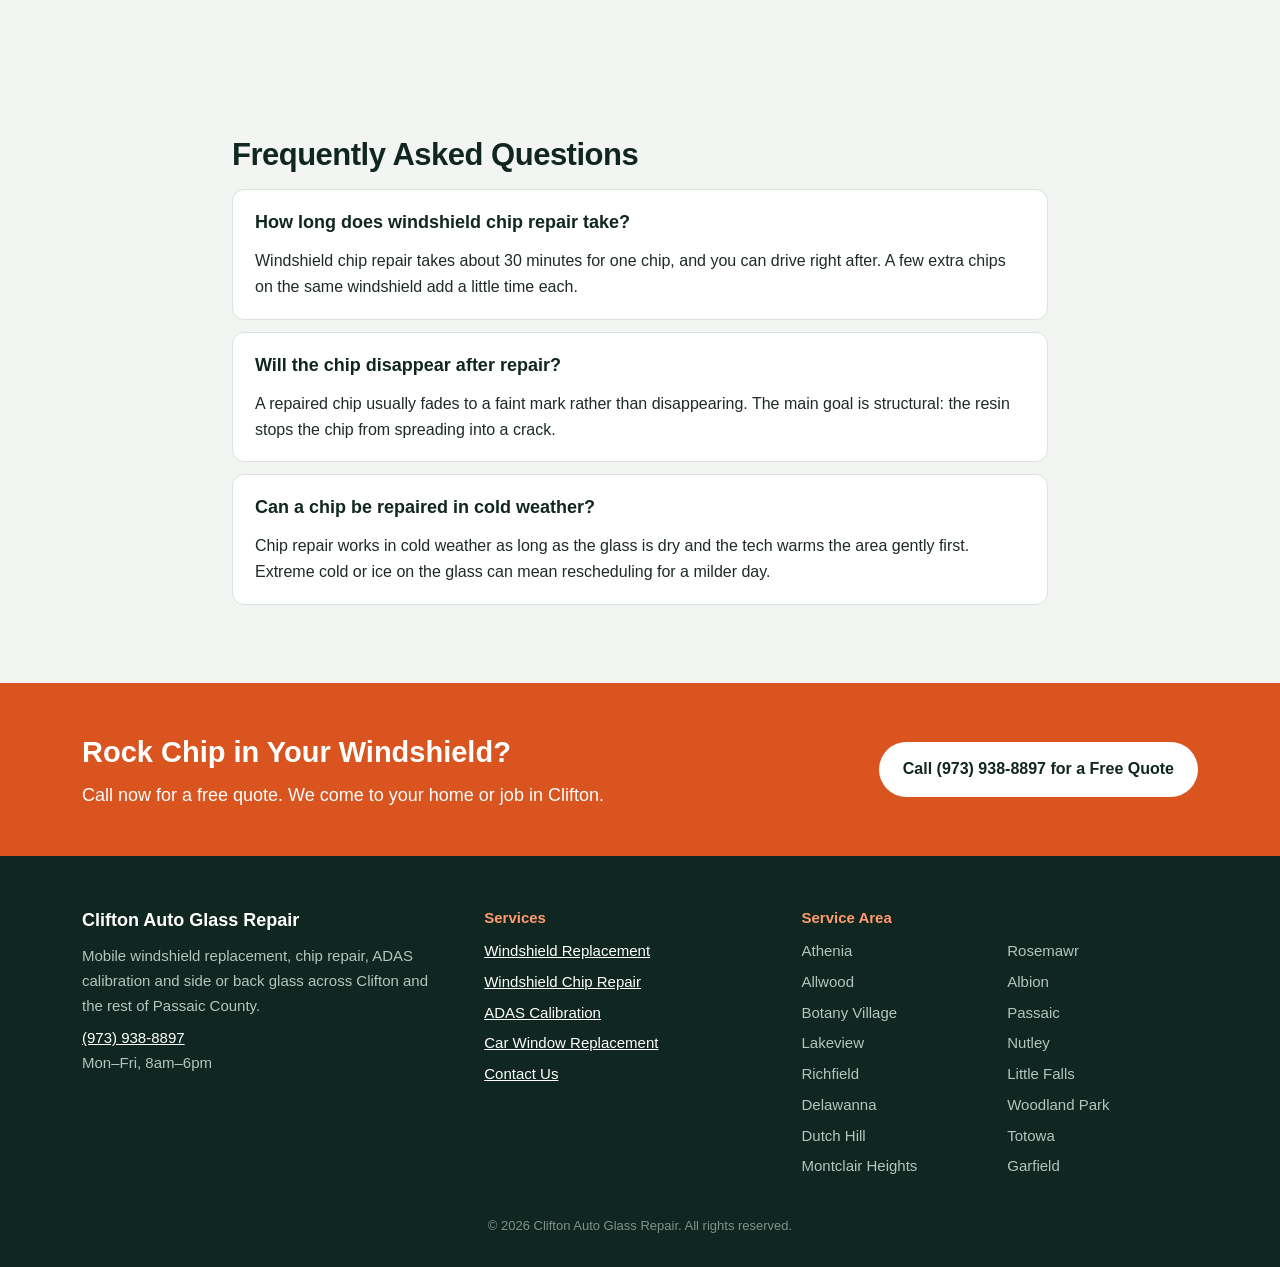
<file: windshield-repair-clifton.html>
<!DOCTYPE html>
<html lang="en">
<head>
<meta charset="UTF-8">
<meta name="viewport" content="width=device-width, initial-scale=1.0">
<title>Windshield Chip Repair in Clifton, NJ | Mobile</title>
<meta name="description" content="Windshield chip repair in Clifton, NJ. Stop a rock chip from spreading with resin repair at your home or work. Often covered by insurance.">
<link rel="canonical" href="https://www.cliftonautoglassrepair.com/windshield-repair-clifton.html">
<link rel="stylesheet" href="styles.css">
<script type="application/ld+json">
{
  "@context": "https://schema.org",
  "@type": "LocalBusiness",
  "name": "Clifton Auto Glass Repair",
  "telephone": "+1-973-938-8897",
  "url": "https://www.cliftonautoglassrepair.com/",
  "address": {
    "@type": "PostalAddress",
    "streetAddress": "851 Van Houten Ave Suite 2",
    "addressLocality": "Clifton",
    "addressRegion": "NJ",
    "postalCode": "07013",
    "addressCountry": "US"
  },
  "areaServed": "Clifton, NJ",
  "description": "Auto glass repair and windshield replacement in Clifton, NJ",
  "openingHours": "Mo-Fr 08:00-18:00"
}
</script>
<script type="application/ld+json">
{
  "@context": "https://schema.org",
  "@type": "FAQPage",
  "mainEntity": [
    {
      "@type": "Question",
      "name": "How long does windshield chip repair take?",
      "acceptedAnswer": {
        "@type": "Answer",
        "text": "Windshield chip repair takes about 30 minutes for one chip, and you can drive right after. A few extra chips on the same windshield add a little time each."
      }
    },
    {
      "@type": "Question",
      "name": "Will the chip disappear after repair?",
      "acceptedAnswer": {
        "@type": "Answer",
        "text": "A repaired chip usually fades to a faint mark rather than disappearing. The main goal is structural: the resin stops the chip from spreading into a crack."
      }
    },
    {
      "@type": "Question",
      "name": "Can a chip be repaired in cold weather?",
      "acceptedAnswer": {
        "@type": "Answer",
        "text": "Chip repair works in cold weather as long as the glass is dry and the tech warms the area gently first. Extreme cold or ice on the glass can mean rescheduling for a milder day."
      }
    }
  ]
}
</script>
</head>
<body>
<header class="nav">
  <div class="wrap nav-in">
    <a class="brand" href="/"><span class="mark"></span>Clifton <b>Auto Glass</b></a>
    <nav class="nav-links"><a href="/">Home</a><a href="services.html">Services</a><a href="windshield-replacement-clifton.html">Windshields</a><a href="windshield-repair-clifton.html" class="on">Chip Repair</a><a href="adas-calibration-clifton.html">ADAS</a><a href="contact.html">Contact</a></nav>
    <a class="nav-call" href="tel:+19739388897">(973) 938-8897</a>
  </div>
</header>

<section class="hero">
  <div class="wrap hero-in">
    <div class="hero-copy">
      <span class="badge">Mobile auto glass, Passaic County</span>
      <h1>Windshield Chip Repair in Clifton, NJ</h1>
      <p class="lead">Stop a rock chip before it spreads. Resin repair takes about half an hour and keeps your original glass.</p>
      <a class="tel-big" href="tel:+19739388897">(973) 938-8897</a>
      <div class="btns">
        <a class="btn" href="tel:+19739388897">Call Now for a Free Quote</a>
      </div>
    </div>
    <div id="quote">
<form class="form" action="https://formspree.io/f/mljbojnb" method="POST">
  <h3>Get a Free Quote</h3>
  <p class="form-sub">Answer back the same business day.</p>
  <input type="hidden" name="_subject" value="New lead - Auto Glass Repair Clifton NJ (windshield-repair-clifton)">
  <label>Name<input type="text" name="name" required></label>
  <label>Phone<input type="tel" name="phone" required></label>
  <label>Year, make and model<input type="text" name="vehicle" placeholder="2019 Toyota RAV4"></label>
  <label>Email<input type="email" name="email"></label>
  <label>Describe the damage<textarea name="message" rows="3" placeholder="Chip on the passenger side, about the size of a dime"></textarea></label>
  <input type="text" name="_gotcha" style="display:none" tabindex="-1">
  <button class="btn" type="submit">Send My Quote Request</button>
  <p class="fine">Prefer to talk? Call <a href="tel:+19739388897">(973) 938-8897</a></p>
</form>
    </div>
  </div>
</section>
<section class="section">
  <div class="wrap split">
    <div><p class="intro">Windshield chip repair in Clifton fills small rock chips with clear resin so they stop spreading and get much harder to see. It takes about 30 minutes in your driveway, and you keep your factory windshield and its original seal.</p></div>
    <img src="windshield-prep-clifton.webp" alt="Technician working at the base of a windshield" width="1400" height="933" loading="lazy">
  </div>
</section>

<section class="section tint">
  <div class="wrap narrow">
    <h2>What Does Windshield Chip Repair Involve?</h2>
<p>A chip that showed up on Monday is easier to fix than one that has sat through two weeks of slush. The tech cleans the chip and pulls out loose glass, then mounts a small bridge tool over the break. The tool draws air out of the chip and pushes resin deep into every leg of the break.</p>
<p>A UV lamp hardens the resin, the surface is scraped flat and polished, and that&rsquo;s it. The chip won&rsquo;t vanish completely, but it usually fades to a faint mark and, more important, it stops growing.</p>
  </div>
</section>
<section class="section">
  <div class="wrap narrow">
    <h2>When Do You Need Chip Repair?</h2>
<ul class="ticks">
<li>A bullseye, star or combination chip smaller than a quarter.</li>
<li>A single crack shorter than about six inches.</li>
<li>Damage that isn&rsquo;t right in the driver&rsquo;s line of sight.</li>
<li>A chip that&rsquo;s still clean, ideally less than a couple of weeks old.</li>
</ul>
  </div>
</section>
<section class="section tint">
  <div class="wrap narrow">
    <h2>Why Do Small Chips Turn Into Cracks?</h2>
<p>A chip is a weak point in the outer layer of glass. When the glass expands and shrinks, stress gathers at that spot until it gives and a crack runs outward.</p>
<p>Winter here is the usual trigger. A frosty car with the defroster cranked, a slammed door, or one more pothole on Main Avenue can send a chip running. Dirt and water that collect inside the chip also make the resin bond weaker, which is one more reason not to wait.</p>
  </div>
</section>
<section class="section">
  <div class="wrap narrow">
    <h2>What Affects the Cost of Windshield Chip Repair in Clifton?</h2>
<p>The number of chips matters most, since one visit can handle several. The type of break and how dirty it has gotten also play a part.</p>
<p>Many insurers cover chip repair under comprehensive coverage with no deductible, because it saves them paying for a whole windshield. Call <a href="tel:+19739388897" style="color: #2563eb; text-decoration: underline;">(973) 938-8897</a> for a free quote and we&rsquo;ll check what your policy does.</p>
  </div>
</section>
<section class="section tint">
  <div class="wrap narrow">
    <h2>Chip Repair vs. Windshield Replacement: Which Do You Need?</h2>
<table class="compare">
<tr><th>Chip repair</th><th>Windshield replacement</th></tr>
<tr><td>Chips smaller than a quarter, short cracks.</td><td>Long cracks, edge cracks, damage in the driver&rsquo;s view.</td></tr>
<tr><td>About 30 minutes, drive right away.</td><td>About an hour plus adhesive cure time.</td></tr>
<tr><td>Keeps your factory seal and camera position.</td><td>New glass, usually followed by calibration.</td></tr>
</table>
<p>Crack already too long? See <a href="windshield-replacement-clifton.html" style="color: #2563eb; text-decoration: underline;">windshield replacement in Clifton</a>.</p>
  </div>
</section>
<section class="section tint" id="faq">
  <div class="wrap narrow">
    <h2>Frequently Asked Questions</h2>
<details class="qa" open><summary><h3>How long does windshield chip repair take?</h3></summary><p>Windshield chip repair takes about 30 minutes for one chip, and you can drive right after. A few extra chips on the same windshield add a little time each.</p></details>
<details class="qa" open><summary><h3>Will the chip disappear after repair?</h3></summary><p>A repaired chip usually fades to a faint mark rather than disappearing. The main goal is structural: the resin stops the chip from spreading into a crack.</p></details>
<details class="qa" open><summary><h3>Can a chip be repaired in cold weather?</h3></summary><p>Chip repair works in cold weather as long as the glass is dry and the tech warms the area gently first. Extreme cold or ice on the glass can mean rescheduling for a milder day.</p></details>
  </div>
</section>
<section class="cta">
  <div class="wrap cta-in">
    <div>
      <h2>Rock Chip in Your Windshield?</h2>
      <p>Call now for a free quote. We come to your home or job in Clifton.</p>
    </div>
    <a class="btn btn-light" href="tel:+19739388897">Call (973) 938-8897 for a Free Quote</a>
  </div>
</section>

<footer class="foot">
  <div class="wrap foot-grid">
    <div>
      <p class="foot-name">Clifton Auto Glass Repair</p>
      <p>Mobile windshield replacement, chip repair, ADAS calibration and side or back glass across Clifton and the rest of Passaic County.</p>
      <p><a href="tel:+19739388897">(973) 938-8897</a><br>Mon&ndash;Fri, 8am&ndash;6pm</p>
    </div>
    <div>
      <p class="foot-head">Services</p>
      <ul>
        <li><a href="windshield-replacement-clifton.html">Windshield Replacement</a></li>
        <li><a href="windshield-repair-clifton.html">Windshield Chip Repair</a></li>
        <li><a href="adas-calibration-clifton.html">ADAS Calibration</a></li>
        <li><a href="car-window-replacement-clifton.html">Car Window Replacement</a></li>
        <li><a href="contact.html">Contact Us</a></li>
      </ul>
    </div>
    <div>
      <p class="foot-head">Service Area</p>
      <ul class="cols"><li>Athenia</li><li>Allwood</li><li>Botany Village</li><li>Lakeview</li><li>Richfield</li><li>Delawanna</li><li>Dutch Hill</li><li>Montclair Heights</li><li>Rosemawr</li><li>Albion</li><li>Passaic</li><li>Nutley</li><li>Little Falls</li><li>Woodland Park</li><li>Totowa</li><li>Garfield</li></ul>
    </div>
  </div>
  <p class="copy">&copy; 2026 Clifton Auto Glass Repair. All rights reserved.</p>
</footer>
</body>
</html>
</file>
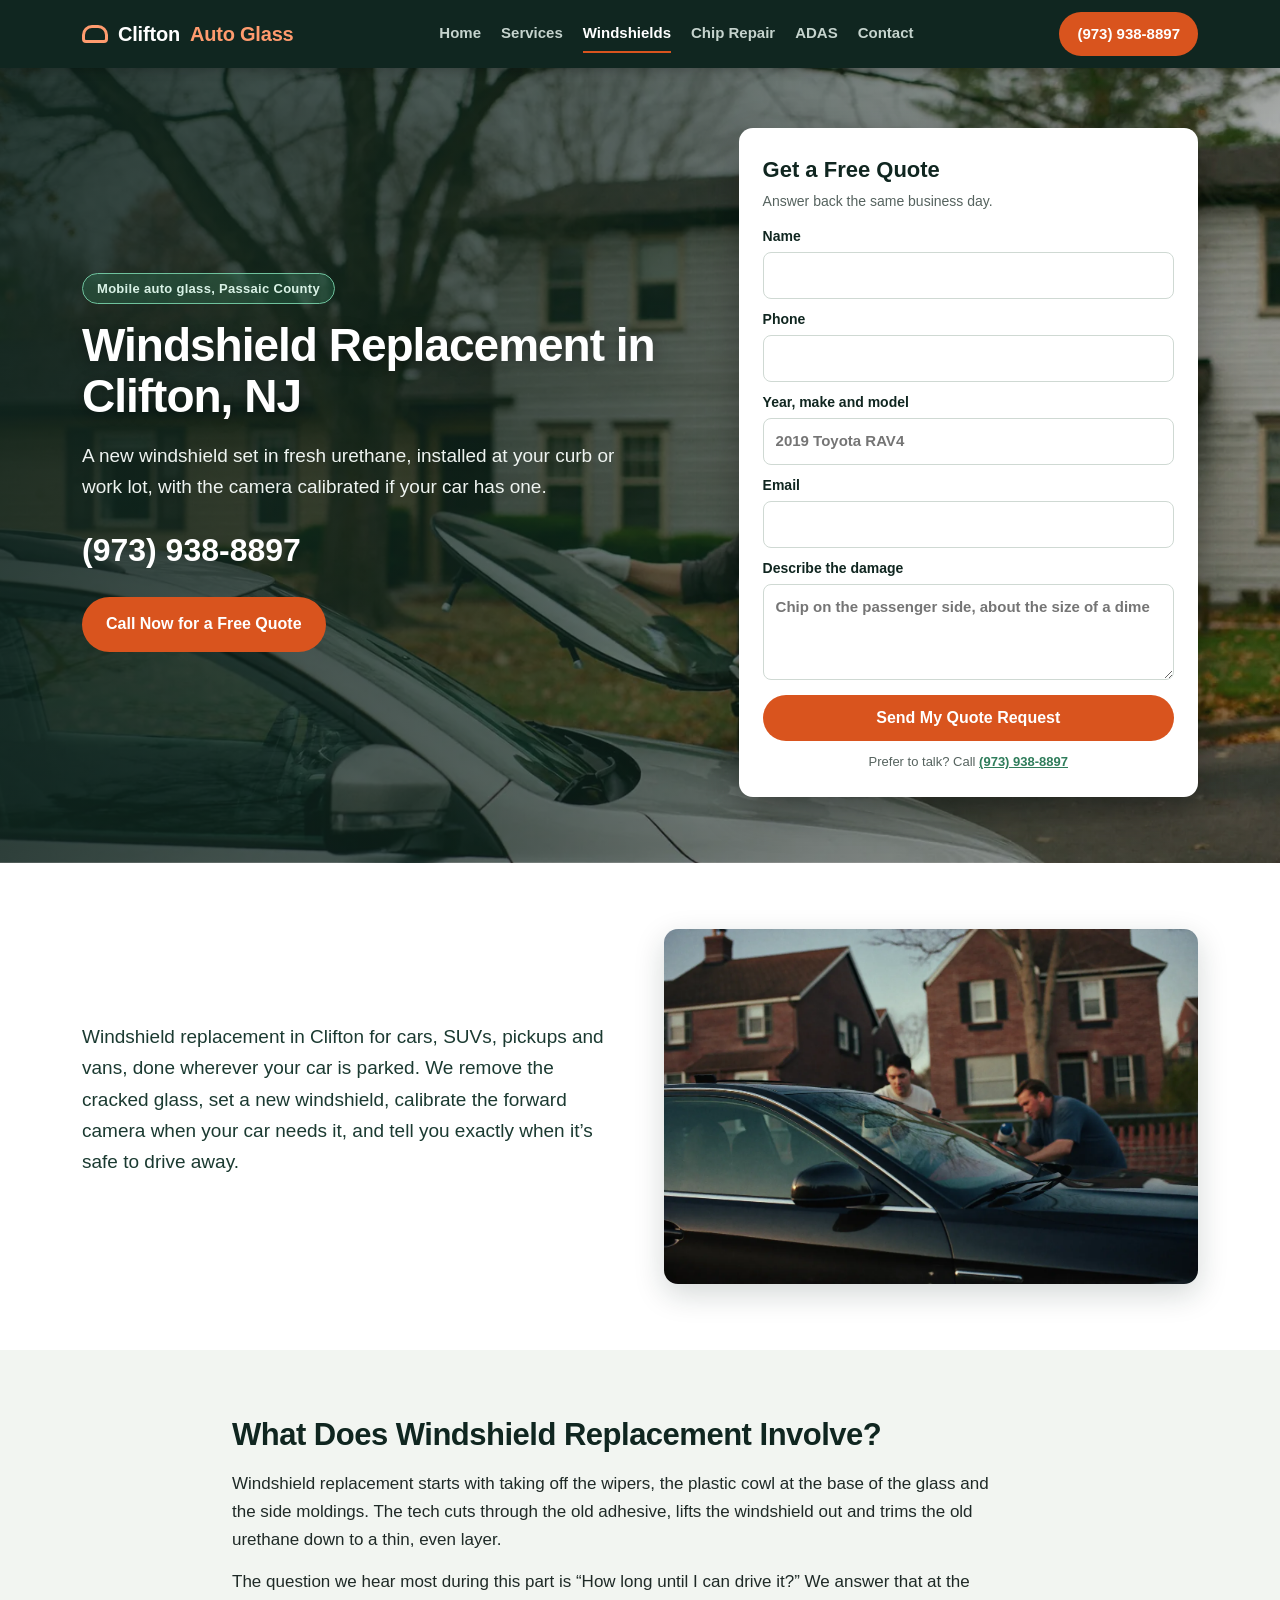
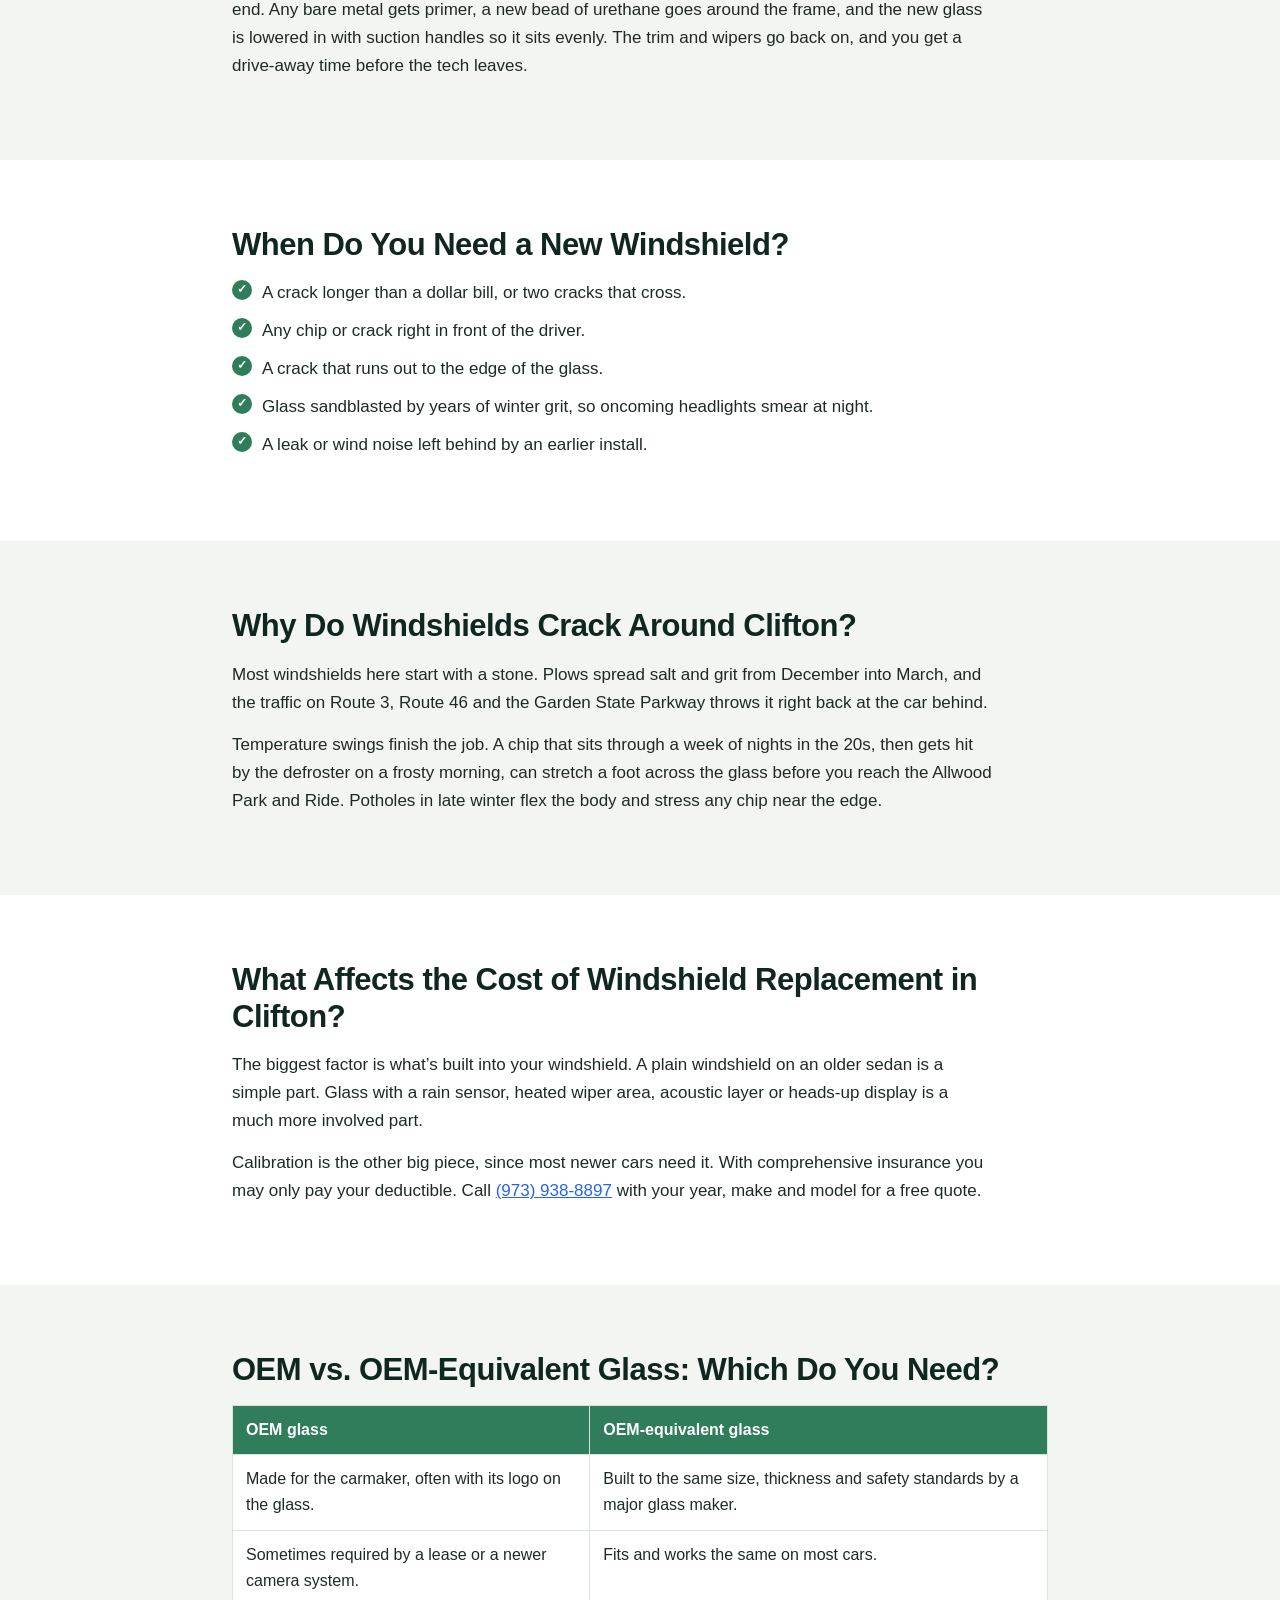
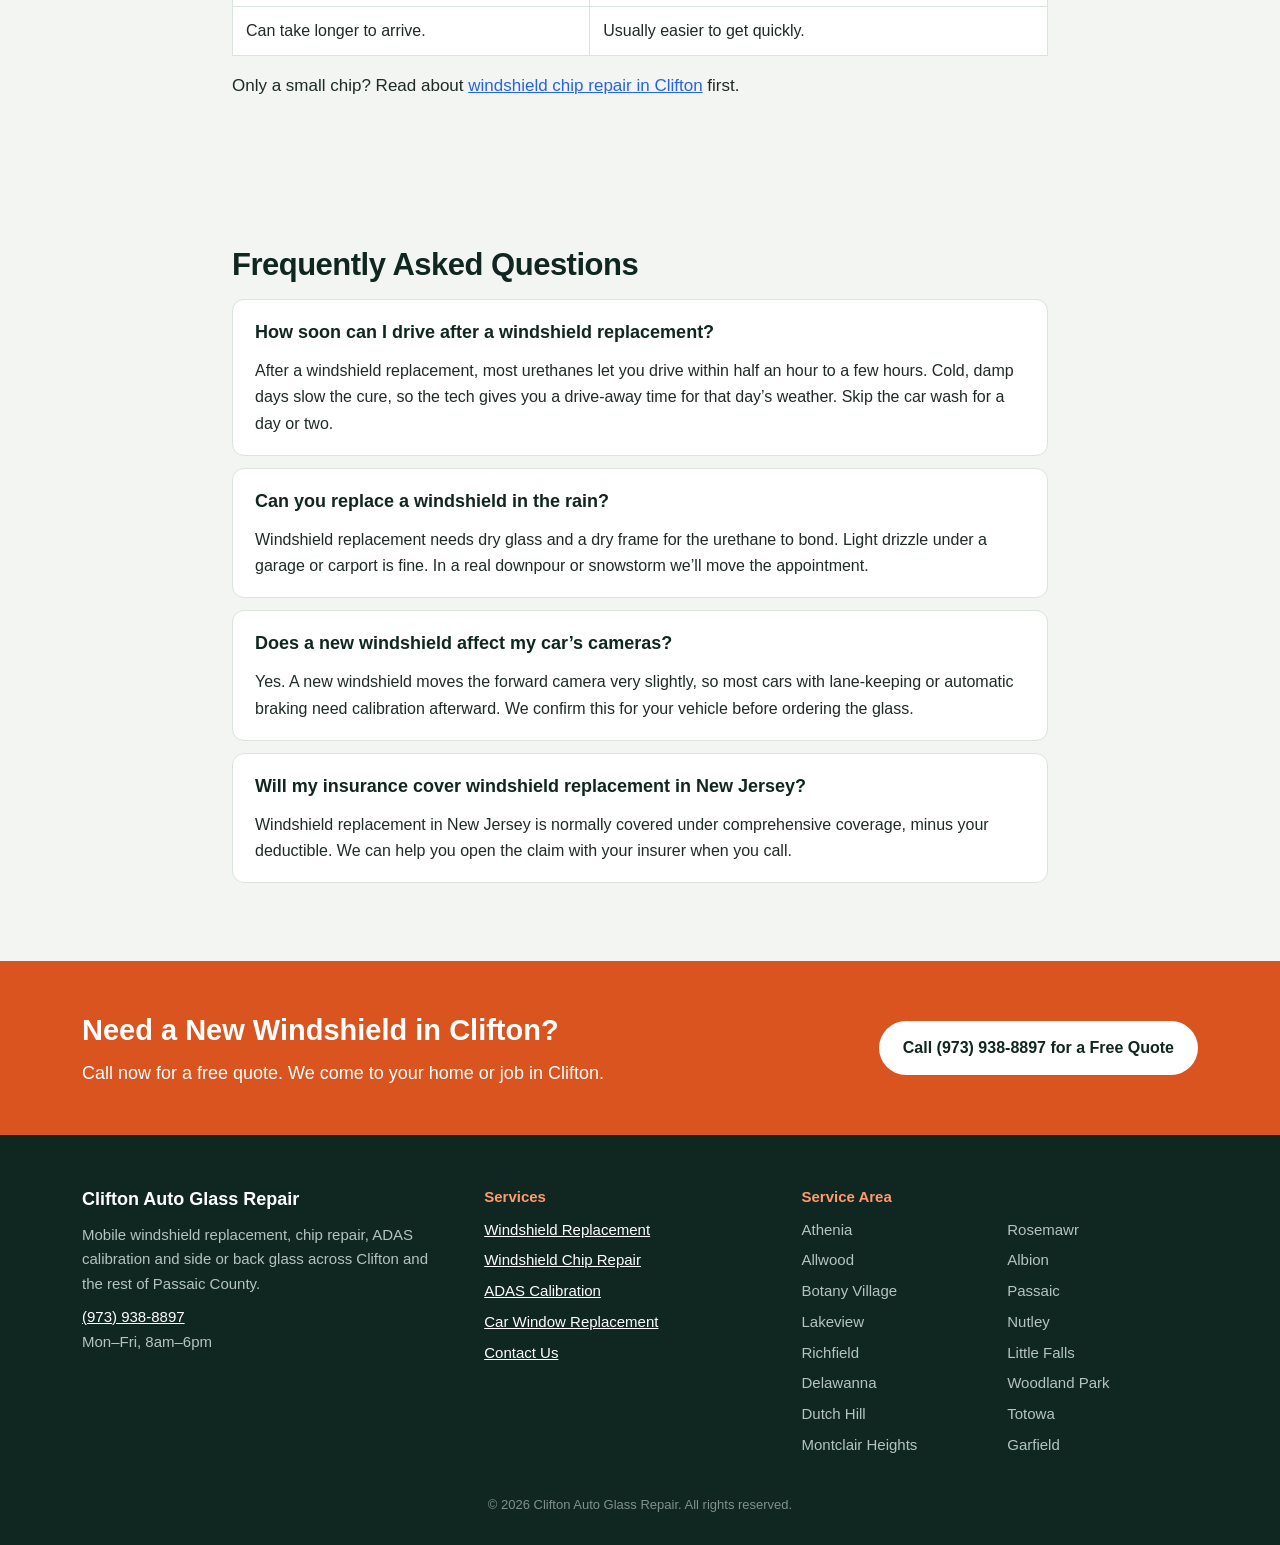
<file: windshield-replacement-clifton.html>
<!DOCTYPE html>
<html lang="en">
<head>
<meta charset="UTF-8">
<meta name="viewport" content="width=device-width, initial-scale=1.0">
<title>Windshield Replacement in Clifton, NJ | Mobile</title>
<meta name="description" content="Windshield replacement in Clifton, NJ at your home or job. OEM or OEM-equivalent glass, camera calibration and insurance help. Free quote.">
<link rel="canonical" href="https://www.cliftonautoglassrepair.com/windshield-replacement-clifton.html">
<link rel="stylesheet" href="styles.css">
<script type="application/ld+json">
{
  "@context": "https://schema.org",
  "@type": "LocalBusiness",
  "name": "Clifton Auto Glass Repair",
  "telephone": "+1-973-938-8897",
  "url": "https://www.cliftonautoglassrepair.com/",
  "address": {
    "@type": "PostalAddress",
    "streetAddress": "851 Van Houten Ave Suite 2",
    "addressLocality": "Clifton",
    "addressRegion": "NJ",
    "postalCode": "07013",
    "addressCountry": "US"
  },
  "areaServed": "Clifton, NJ",
  "description": "Auto glass repair and windshield replacement in Clifton, NJ",
  "openingHours": "Mo-Fr 08:00-18:00"
}
</script>
<script type="application/ld+json">
{
  "@context": "https://schema.org",
  "@type": "FAQPage",
  "mainEntity": [
    {
      "@type": "Question",
      "name": "How soon can I drive after a windshield replacement?",
      "acceptedAnswer": {
        "@type": "Answer",
        "text": "After a windshield replacement, most urethanes let you drive within half an hour to a few hours. Cold, damp days slow the cure, so the tech gives you a drive-away time for that day\u2019s weather. Skip the car wash for a day or two."
      }
    },
    {
      "@type": "Question",
      "name": "Can you replace a windshield in the rain?",
      "acceptedAnswer": {
        "@type": "Answer",
        "text": "Windshield replacement needs dry glass and a dry frame for the urethane to bond. Light drizzle under a garage or carport is fine. In a real downpour or snowstorm we\u2019ll move the appointment."
      }
    },
    {
      "@type": "Question",
      "name": "Does a new windshield affect my car\u2019s cameras?",
      "acceptedAnswer": {
        "@type": "Answer",
        "text": "Yes. A new windshield moves the forward camera very slightly, so most cars with lane-keeping or automatic braking need calibration afterward. We confirm this for your vehicle before ordering the glass."
      }
    },
    {
      "@type": "Question",
      "name": "Will my insurance cover windshield replacement in New Jersey?",
      "acceptedAnswer": {
        "@type": "Answer",
        "text": "Windshield replacement in New Jersey is normally covered under comprehensive coverage, minus your deductible. We can help you open the claim with your insurer when you call."
      }
    }
  ]
}
</script>
</head>
<body>
<header class="nav">
  <div class="wrap nav-in">
    <a class="brand" href="/"><span class="mark"></span>Clifton <b>Auto Glass</b></a>
    <nav class="nav-links"><a href="/">Home</a><a href="services.html">Services</a><a href="windshield-replacement-clifton.html" class="on">Windshields</a><a href="windshield-repair-clifton.html">Chip Repair</a><a href="adas-calibration-clifton.html">ADAS</a><a href="contact.html">Contact</a></nav>
    <a class="nav-call" href="tel:+19739388897">(973) 938-8897</a>
  </div>
</header>

<section class="hero">
  <div class="wrap hero-in">
    <div class="hero-copy">
      <span class="badge">Mobile auto glass, Passaic County</span>
      <h1>Windshield Replacement in Clifton, NJ</h1>
      <p class="lead">A new windshield set in fresh urethane, installed at your curb or work lot, with the camera calibrated if your car has one.</p>
      <a class="tel-big" href="tel:+19739388897">(973) 938-8897</a>
      <div class="btns">
        <a class="btn" href="tel:+19739388897">Call Now for a Free Quote</a>
      </div>
    </div>
    <div id="quote">
<form class="form" action="https://formspree.io/f/mljbojnb" method="POST">
  <h3>Get a Free Quote</h3>
  <p class="form-sub">Answer back the same business day.</p>
  <input type="hidden" name="_subject" value="New lead - Auto Glass Repair Clifton NJ (windshield-replacement-clifton)">
  <label>Name<input type="text" name="name" required></label>
  <label>Phone<input type="tel" name="phone" required></label>
  <label>Year, make and model<input type="text" name="vehicle" placeholder="2019 Toyota RAV4"></label>
  <label>Email<input type="email" name="email"></label>
  <label>Describe the damage<textarea name="message" rows="3" placeholder="Chip on the passenger side, about the size of a dime"></textarea></label>
  <input type="text" name="_gotcha" style="display:none" tabindex="-1">
  <button class="btn" type="submit">Send My Quote Request</button>
  <p class="fine">Prefer to talk? Call <a href="tel:+19739388897">(973) 938-8897</a></p>
</form>
    </div>
  </div>
</section>
<section class="section">
  <div class="wrap split">
    <div><p class="intro">Windshield replacement in Clifton for cars, SUVs, pickups and vans, done wherever your car is parked. We remove the cracked glass, set a new windshield, calibrate the forward camera when your car needs it, and tell you exactly when it&rsquo;s safe to drive away.</p></div>
    <img src="windshield-install-clifton.webp" alt="Two technicians installing a new windshield on a sedan" width="1400" height="933" loading="lazy">
  </div>
</section>

<section class="section tint">
  <div class="wrap narrow">
    <h2>What Does Windshield Replacement Involve?</h2>
<p>Windshield replacement starts with taking off the wipers, the plastic cowl at the base of the glass and the side moldings. The tech cuts through the old adhesive, lifts the windshield out and trims the old urethane down to a thin, even layer.</p>
<p>The question we hear most during this part is &ldquo;How long until I can drive it?&rdquo; We answer that at the end. Any bare metal gets primer, a new bead of urethane goes around the frame, and the new glass is lowered in with suction handles so it sits evenly. The trim and wipers go back on, and you get a drive-away time before the tech leaves.</p>
  </div>
</section>
<section class="section">
  <div class="wrap narrow">
    <h2>When Do You Need a New Windshield?</h2>
<ul class="ticks">
<li>A crack longer than a dollar bill, or two cracks that cross.</li>
<li>Any chip or crack right in front of the driver.</li>
<li>A crack that runs out to the edge of the glass.</li>
<li>Glass sandblasted by years of winter grit, so oncoming headlights smear at night.</li>
<li>A leak or wind noise left behind by an earlier install.</li>
</ul>
  </div>
</section>
<section class="section tint">
  <div class="wrap narrow">
    <h2>Why Do Windshields Crack Around Clifton?</h2>
<p>Most windshields here start with a stone. Plows spread salt and grit from December into March, and the traffic on Route 3, Route 46 and the Garden State Parkway throws it right back at the car behind.</p>
<p>Temperature swings finish the job. A chip that sits through a week of nights in the 20s, then gets hit by the defroster on a frosty morning, can stretch a foot across the glass before you reach the Allwood Park and Ride. Potholes in late winter flex the body and stress any chip near the edge.</p>
  </div>
</section>
<section class="section">
  <div class="wrap narrow">
    <h2>What Affects the Cost of Windshield Replacement in Clifton?</h2>
<p>The biggest factor is what&rsquo;s built into your windshield. A plain windshield on an older sedan is a simple part. Glass with a rain sensor, heated wiper area, acoustic layer or heads-up display is a much more involved part.</p>
<p>Calibration is the other big piece, since most newer cars need it. With comprehensive insurance you may only pay your deductible. Call <a href="tel:+19739388897" style="color: #2563eb; text-decoration: underline;">(973) 938-8897</a> with your year, make and model for a free quote.</p>
  </div>
</section>
<section class="section tint">
  <div class="wrap narrow">
    <h2>OEM vs. OEM-Equivalent Glass: Which Do You Need?</h2>
<table class="compare">
<tr><th>OEM glass</th><th>OEM-equivalent glass</th></tr>
<tr><td>Made for the carmaker, often with its logo on the glass.</td><td>Built to the same size, thickness and safety standards by a major glass maker.</td></tr>
<tr><td>Sometimes required by a lease or a newer camera system.</td><td>Fits and works the same on most cars.</td></tr>
<tr><td>Can take longer to arrive.</td><td>Usually easier to get quickly.</td></tr>
</table>
<p>Only a small chip? Read about <a href="windshield-repair-clifton.html" style="color: #2563eb; text-decoration: underline;">windshield chip repair in Clifton</a> first.</p>
  </div>
</section>
<section class="section tint" id="faq">
  <div class="wrap narrow">
    <h2>Frequently Asked Questions</h2>
<details class="qa" open><summary><h3>How soon can I drive after a windshield replacement?</h3></summary><p>After a windshield replacement, most urethanes let you drive within half an hour to a few hours. Cold, damp days slow the cure, so the tech gives you a drive-away time for that day&rsquo;s weather. Skip the car wash for a day or two.</p></details>
<details class="qa" open><summary><h3>Can you replace a windshield in the rain?</h3></summary><p>Windshield replacement needs dry glass and a dry frame for the urethane to bond. Light drizzle under a garage or carport is fine. In a real downpour or snowstorm we&rsquo;ll move the appointment.</p></details>
<details class="qa" open><summary><h3>Does a new windshield affect my car&rsquo;s cameras?</h3></summary><p>Yes. A new windshield moves the forward camera very slightly, so most cars with lane-keeping or automatic braking need calibration afterward. We confirm this for your vehicle before ordering the glass.</p></details>
<details class="qa" open><summary><h3>Will my insurance cover windshield replacement in New Jersey?</h3></summary><p>Windshield replacement in New Jersey is normally covered under comprehensive coverage, minus your deductible. We can help you open the claim with your insurer when you call.</p></details>
  </div>
</section>
<section class="cta">
  <div class="wrap cta-in">
    <div>
      <h2>Need a New Windshield in Clifton?</h2>
      <p>Call now for a free quote. We come to your home or job in Clifton.</p>
    </div>
    <a class="btn btn-light" href="tel:+19739388897">Call (973) 938-8897 for a Free Quote</a>
  </div>
</section>

<footer class="foot">
  <div class="wrap foot-grid">
    <div>
      <p class="foot-name">Clifton Auto Glass Repair</p>
      <p>Mobile windshield replacement, chip repair, ADAS calibration and side or back glass across Clifton and the rest of Passaic County.</p>
      <p><a href="tel:+19739388897">(973) 938-8897</a><br>Mon&ndash;Fri, 8am&ndash;6pm</p>
    </div>
    <div>
      <p class="foot-head">Services</p>
      <ul>
        <li><a href="windshield-replacement-clifton.html">Windshield Replacement</a></li>
        <li><a href="windshield-repair-clifton.html">Windshield Chip Repair</a></li>
        <li><a href="adas-calibration-clifton.html">ADAS Calibration</a></li>
        <li><a href="car-window-replacement-clifton.html">Car Window Replacement</a></li>
        <li><a href="contact.html">Contact Us</a></li>
      </ul>
    </div>
    <div>
      <p class="foot-head">Service Area</p>
      <ul class="cols"><li>Athenia</li><li>Allwood</li><li>Botany Village</li><li>Lakeview</li><li>Richfield</li><li>Delawanna</li><li>Dutch Hill</li><li>Montclair Heights</li><li>Rosemawr</li><li>Albion</li><li>Passaic</li><li>Nutley</li><li>Little Falls</li><li>Woodland Park</li><li>Totowa</li><li>Garfield</li></ul>
    </div>
  </div>
  <p class="copy">&copy; 2026 Clifton Auto Glass Repair. All rights reserved.</p>
</footer>
</body>
</html>
</file>
<file: styles.css>
:root {
  --ink: #102620;
  --ink-2: #1b3a31;
  --text: #1f2a27;
  --muted: #56635f;
  --tint: #f2f5f1;
  --line: #dbe3dd;
  --orange: #d9541e;
  --orange-dark: #b44314;
  --pine: #2f7d5b;
}
* { box-sizing: border-box; margin: 0; padding: 0; }
body { font-family: "Segoe UI", -apple-system, BlinkMacSystemFont, Roboto, Helvetica, Arial, sans-serif; color: var(--text); line-height: 1.65; font-size: 17px; background: #fff; }
img { max-width: 100%; height: auto; display: block; }
a { color: inherit; }
.wrap { max-width: 1160px; margin: 0 auto; padding: 0 22px; }
.narrow { max-width: 860px; }
.center { text-align: center; }
.muted { color: var(--muted); }

/* nav */
.nav { position: sticky; top: 0; z-index: 50; background: var(--ink); box-shadow: 0 2px 10px rgba(0,0,0,.25); }
.nav-in { display: flex; align-items: center; justify-content: space-between; gap: 18px; min-height: 68px; flex-wrap: wrap; }
.brand { display: flex; align-items: center; gap: 10px; color: #fff; text-decoration: none; font-size: 20px; font-weight: 600; letter-spacing: -0.2px; }
.brand b { color: #ff9b6e; font-weight: 800; }
.mark { width: 26px; height: 18px; border: 3px solid #ff9b6e; border-radius: 10px 10px 4px 4px; display: inline-block; }
.nav-links { display: flex; gap: 20px; flex-wrap: wrap; }
.nav-links a { color: #c5d3cd; text-decoration: none; font-size: 15px; font-weight: 600; padding: 6px 0; border-bottom: 2px solid transparent; }
.nav-links a:hover, .nav-links a.on { color: #fff; border-bottom-color: var(--orange); }
.nav-call { background: var(--orange); color: #fff; text-decoration: none; font-weight: 800; padding: 10px 18px; border-radius: 99px; font-size: 15px; white-space: nowrap; }

/* hero: photo background on every page */
.hero {
  background-color: var(--ink);
  background-image:
    linear-gradient(100deg, rgba(16,38,32,.88) 0%, rgba(16,38,32,.64) 48%, rgba(16,38,32,.2) 100%),
    url('auto-glass-repair-clifton-hero.webp');
  background-size: cover;
  background-position: center;
  background-repeat: no-repeat;
  color: #fff;
  padding: 60px 0 66px;
}
.hero-in { display: grid; grid-template-columns: 1.2fr 0.9fr; gap: 44px; align-items: center; }
.badge { display: inline-block; background: rgba(47,125,91,.35); color: #d9f2e6; border: 1px solid #6fc29d; padding: 4px 14px; border-radius: 99px; font-size: 13px; font-weight: 700; margin-bottom: 16px; letter-spacing: .3px; }
.hero h1 { font-size: 46px; line-height: 1.1; letter-spacing: -1px; margin-bottom: 18px; text-shadow: 0 2px 14px rgba(0,0,0,.4); }
.hero p.lead { font-size: 19px; color: #eef3f0; margin-bottom: 22px; max-width: 560px; }
.tel-big { display: inline-block; font-size: 32px; font-weight: 800; color: #fff; text-decoration: none; margin-bottom: 20px; }
.btns { display: flex; gap: 12px; flex-wrap: wrap; }
.btn { display: inline-block; background: var(--orange); color: #fff; font-weight: 800; padding: 14px 24px; border-radius: 99px; text-decoration: none; border: 0; font-size: 16px; cursor: pointer; }
.btn:hover { background: var(--orange-dark); }
.btn-light { background: #fff; color: var(--ink); }
.btn-light:hover { background: #f1f1f1; }

/* sections */
.section { padding: 66px 0; }
.section.tint { background: var(--tint); }
.section h2 { font-size: 31px; line-height: 1.2; color: var(--ink); margin-bottom: 16px; letter-spacing: -0.5px; }
.section h3 { font-size: 19px; color: var(--ink); margin: 18px 0 6px; }
.section p { margin-bottom: 14px; max-width: 760px; }
.center p { margin-left: auto; margin-right: auto; }
p.intro { font-size: 19px; color: var(--ink-2); }
.split { display: grid; grid-template-columns: 1fr 1fr; gap: 48px; align-items: center; }
.split.flip > img { order: -1; }
.split img { border-radius: 14px; box-shadow: 0 10px 30px rgba(16,38,32,0.18); }
.ticks { list-style: none; margin: 10px 0 16px; }
.ticks li { padding-left: 30px; position: relative; margin-bottom: 10px; max-width: 760px; }
.ticks li::before { content: "\2713"; position: absolute; left: 0; top: 1px; width: 20px; height: 20px; border-radius: 50%; background: var(--pine); color: #fff; font-size: 12px; font-weight: 800; display: flex; align-items: center; justify-content: center; }

.signs { display: grid; grid-template-columns: repeat(5, 1fr); gap: 14px; margin-top: 20px; }
.sign { background: #fff; border-radius: 12px; padding: 20px 18px; border-top: 5px solid var(--orange); box-shadow: 0 4px 14px rgba(16,38,32,.07); }
.sign h3 { margin-top: 0; font-size: 17px; }
.sign p { font-size: 15px; margin: 0; }

.timeline { list-style: none; counter-reset: s; margin-top: 22px; display: grid; grid-template-columns: 1fr 1fr; gap: 0 40px; }
.timeline li { counter-increment: s; position: relative; padding: 0 0 26px 58px; border-left: 2px solid var(--line); margin-left: 18px; }
.timeline li::before { content: counter(s); position: absolute; left: -19px; top: 0; width: 36px; height: 36px; border-radius: 50%; background: var(--ink); color: #fff; font-weight: 800; display: flex; align-items: center; justify-content: center; }
.timeline h3 { margin-top: 4px; }
.timeline p { font-size: 16px; }

.tiles { display: grid; grid-template-columns: repeat(4, 1fr); gap: 16px; margin-top: 20px; }
.tile { position: relative; display: block; border-radius: 12px; overflow: hidden; text-decoration: none; }
.tile img { aspect-ratio: 4 / 3; object-fit: cover; width: 100%; }
.tile span { position: absolute; left: 0; right: 0; bottom: 0; padding: 12px 14px; background: linear-gradient(0deg, rgba(16,38,32,.9), rgba(16,38,32,0)); color: #fff; font-weight: 800; }

.qa { background: #fff; border: 1px solid var(--line); border-radius: 12px; padding: 18px 22px; margin-bottom: 12px; }
.qa summary { list-style: none; cursor: pointer; }
.qa summary::-webkit-details-marker { display: none; }
.qa h3 { margin: 0; font-size: 18px; display: inline; }
.qa p { margin: 10px 0 0; font-size: 16px; }

.compare { width: 100%; border-collapse: collapse; margin: 16px 0; font-size: 16px; background: #fff; }
.compare th, .compare td { border: 1px solid var(--line); padding: 11px 13px; text-align: left; vertical-align: top; }
.compare th { background: var(--pine); color: #fff; }

/* forms */
.form { background: #fff; color: var(--text); border-radius: 14px; padding: 24px; box-shadow: 0 14px 40px rgba(0,0,0,0.32); }
.form h3 { color: var(--ink); margin: 0 0 2px; font-size: 22px; }
.form-sub { font-size: 14px; color: var(--muted); margin-bottom: 12px !important; }
.form label { display: block; font-size: 14px; font-weight: 700; color: var(--ink); margin-bottom: 9px; }
.form input, .form textarea { display: block; width: 100%; margin-top: 4px; padding: 10px 12px; border: 1px solid #cfd9d3; border-radius: 8px; font: inherit; font-size: 15px; }
.form .btn { width: 100%; margin-top: 6px; }
.form .fine { font-size: 13px; color: var(--muted); margin: 10px 0 0; text-align: center; }
.form .fine a { color: var(--pine); font-weight: 700; }

/* cta + map + footer */
.cta { background: var(--orange); padding: 46px 0; color: #fff; }
.cta-in { display: flex; align-items: center; justify-content: space-between; gap: 24px; flex-wrap: wrap; }
.cta h2 { color: #fff; font-size: 29px; margin-bottom: 4px; }
.cta p { font-size: 18px; }
.note { max-width: 640px; margin: 0 auto 24px; padding: 14px 18px; background: var(--tint); border-left: 4px solid var(--pine); border-radius: 8px; font-size: 15px; color: var(--muted); text-align: left; }
.note strong { color: var(--ink); }
.map { border-radius: 14px; overflow: hidden; box-shadow: 0 6px 24px rgba(0,0,0,0.10); max-width: 960px; margin: 0 auto; }
.foot { background: var(--ink); color: #b5c4be; padding: 50px 0 22px; font-size: 15px; }
.foot-grid { display: grid; grid-template-columns: 1.3fr 1fr 1.4fr; gap: 34px; }
.foot a { color: #fff; }
.foot ul { list-style: none; }
.foot li { margin-bottom: 6px; }
.foot .cols { columns: 2; }
.foot-name { color: #fff; font-weight: 800; font-size: 18px; margin-bottom: 8px; }
.foot-head { color: #ff9b6e; font-weight: 800; margin-bottom: 10px; }
.foot p { margin-bottom: 8px; }
.copy { text-align: center; margin-top: 30px; font-size: 13px; color: #7f918a; }

@media (max-width: 1000px) {
  .signs { grid-template-columns: repeat(2, 1fr); }
  .tiles { grid-template-columns: repeat(2, 1fr); }
}
@media (max-width: 900px) {
  .hero-in, .split, .foot-grid, .timeline { grid-template-columns: 1fr; }
  .split.flip > img { order: 0; }
  .hero { background-image: linear-gradient(180deg, rgba(16,38,32,.80) 0%, rgba(16,38,32,.58) 100%), url('auto-glass-repair-clifton-hero.webp'); }
  .hero h1 { font-size: 35px; }
  .nav-links { display: none; }
}
@media (max-width: 560px) {
  .signs, .tiles { grid-template-columns: 1fr; }
  .hero h1 { font-size: 30px; }
  .tel-big { font-size: 27px; }
  .section h2 { font-size: 25px; }
  .brand { font-size: 17px; gap: 6px; }
  .mark { display: none; }
  .nav-in { flex-wrap: nowrap; min-height: 60px; }
  .nav-call { padding: 8px 12px; font-size: 14px; }
}
</file>
